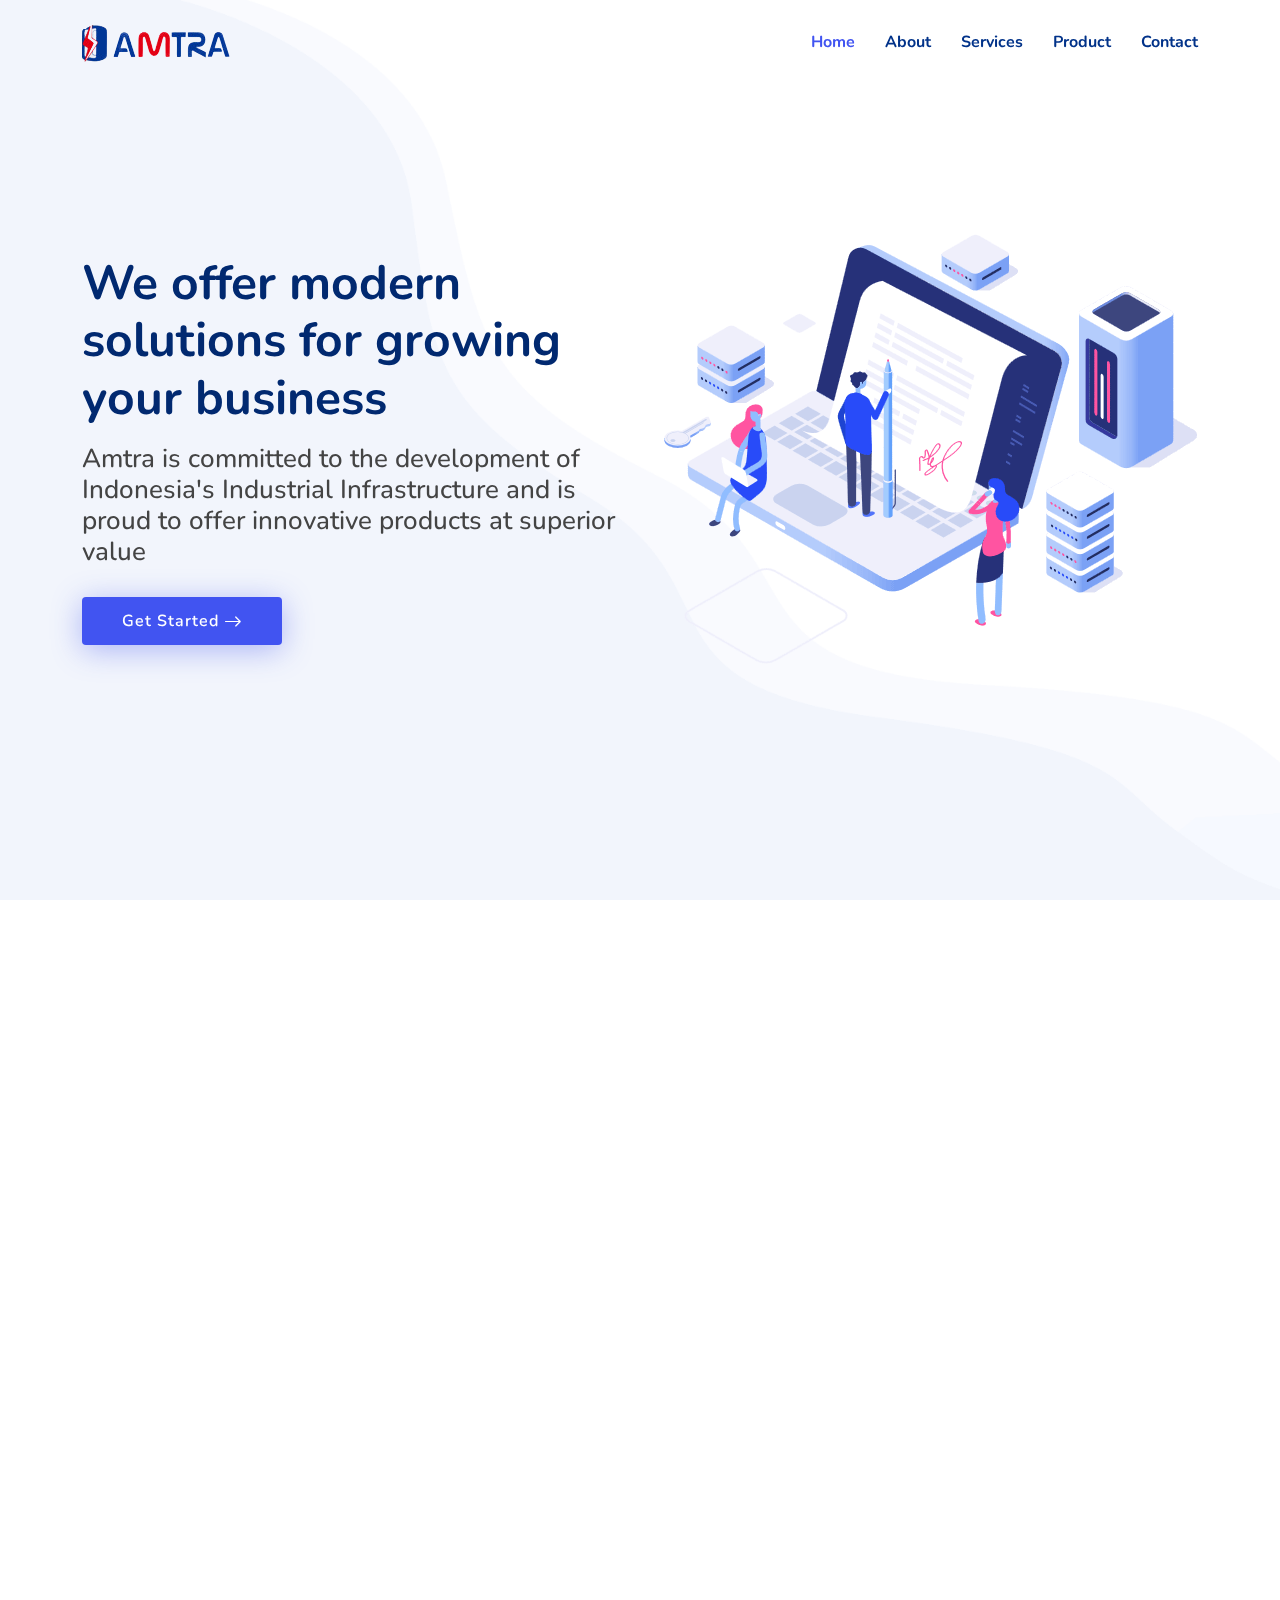
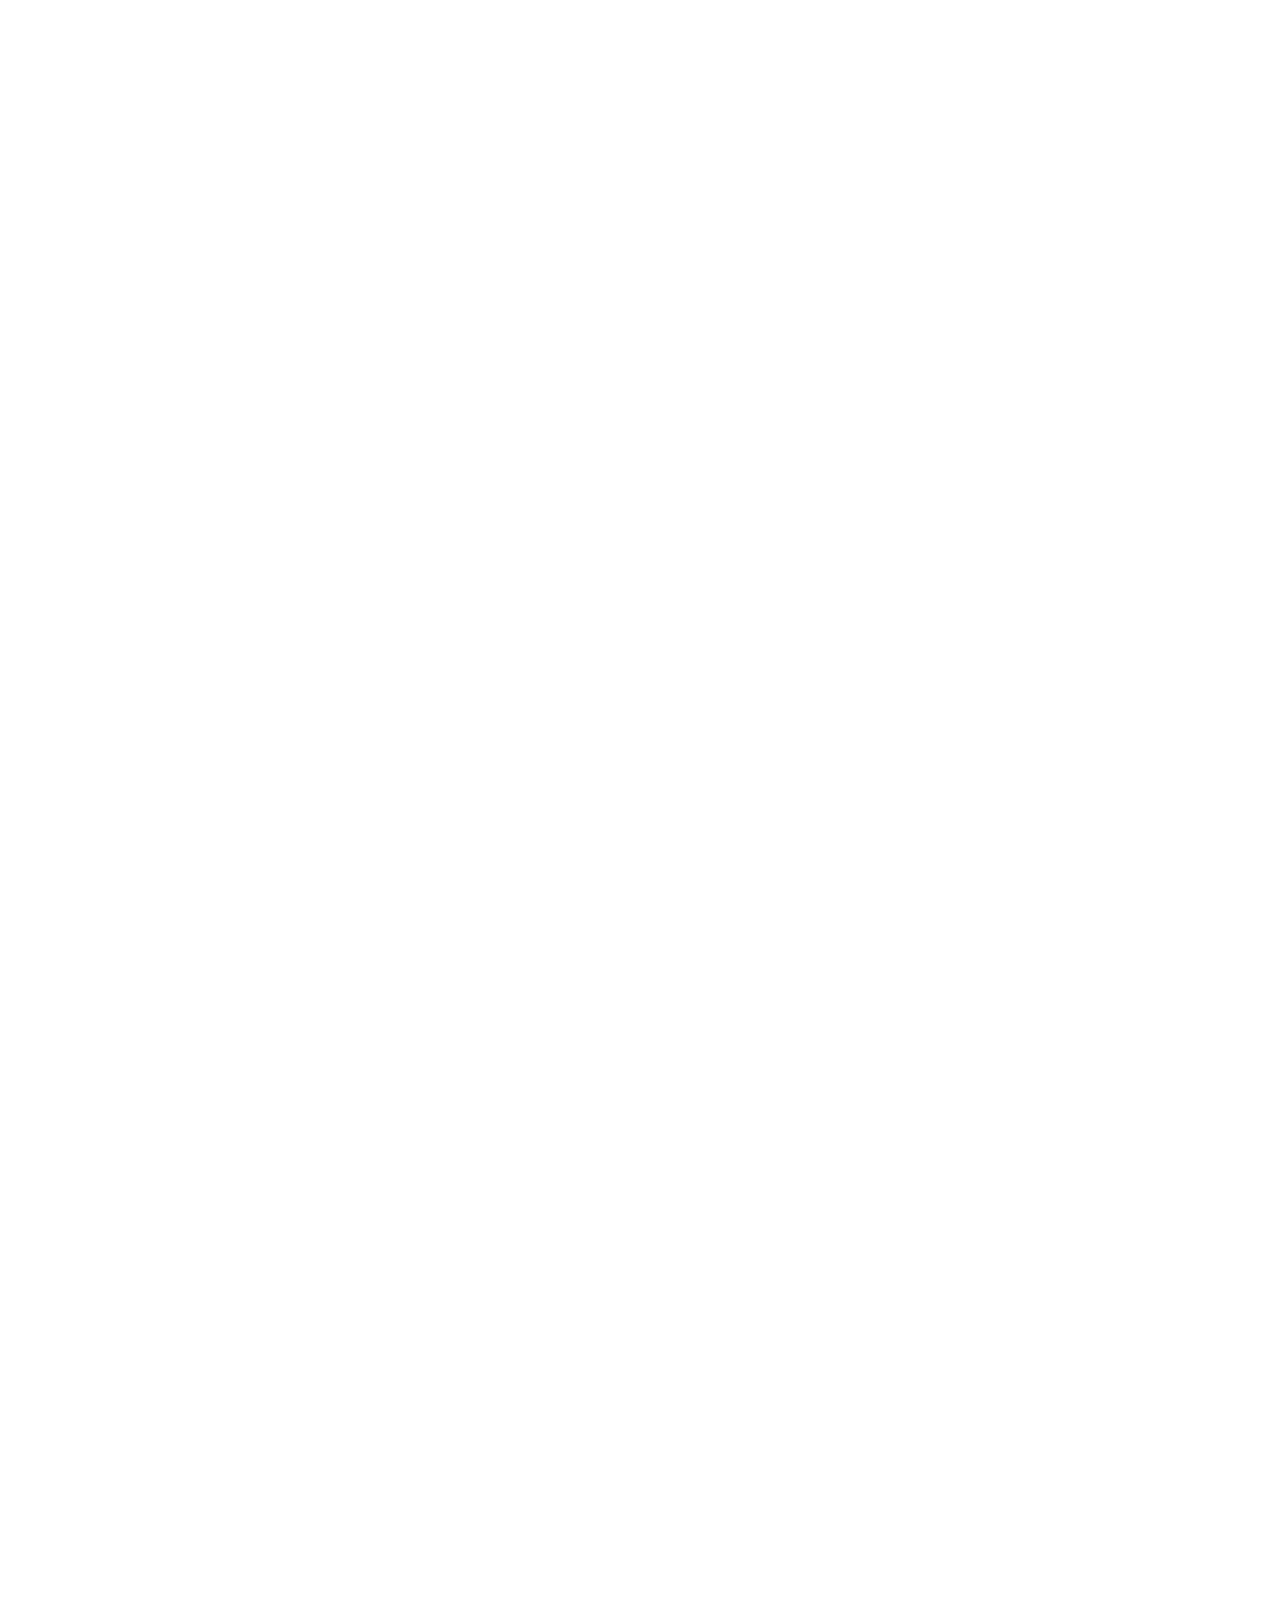
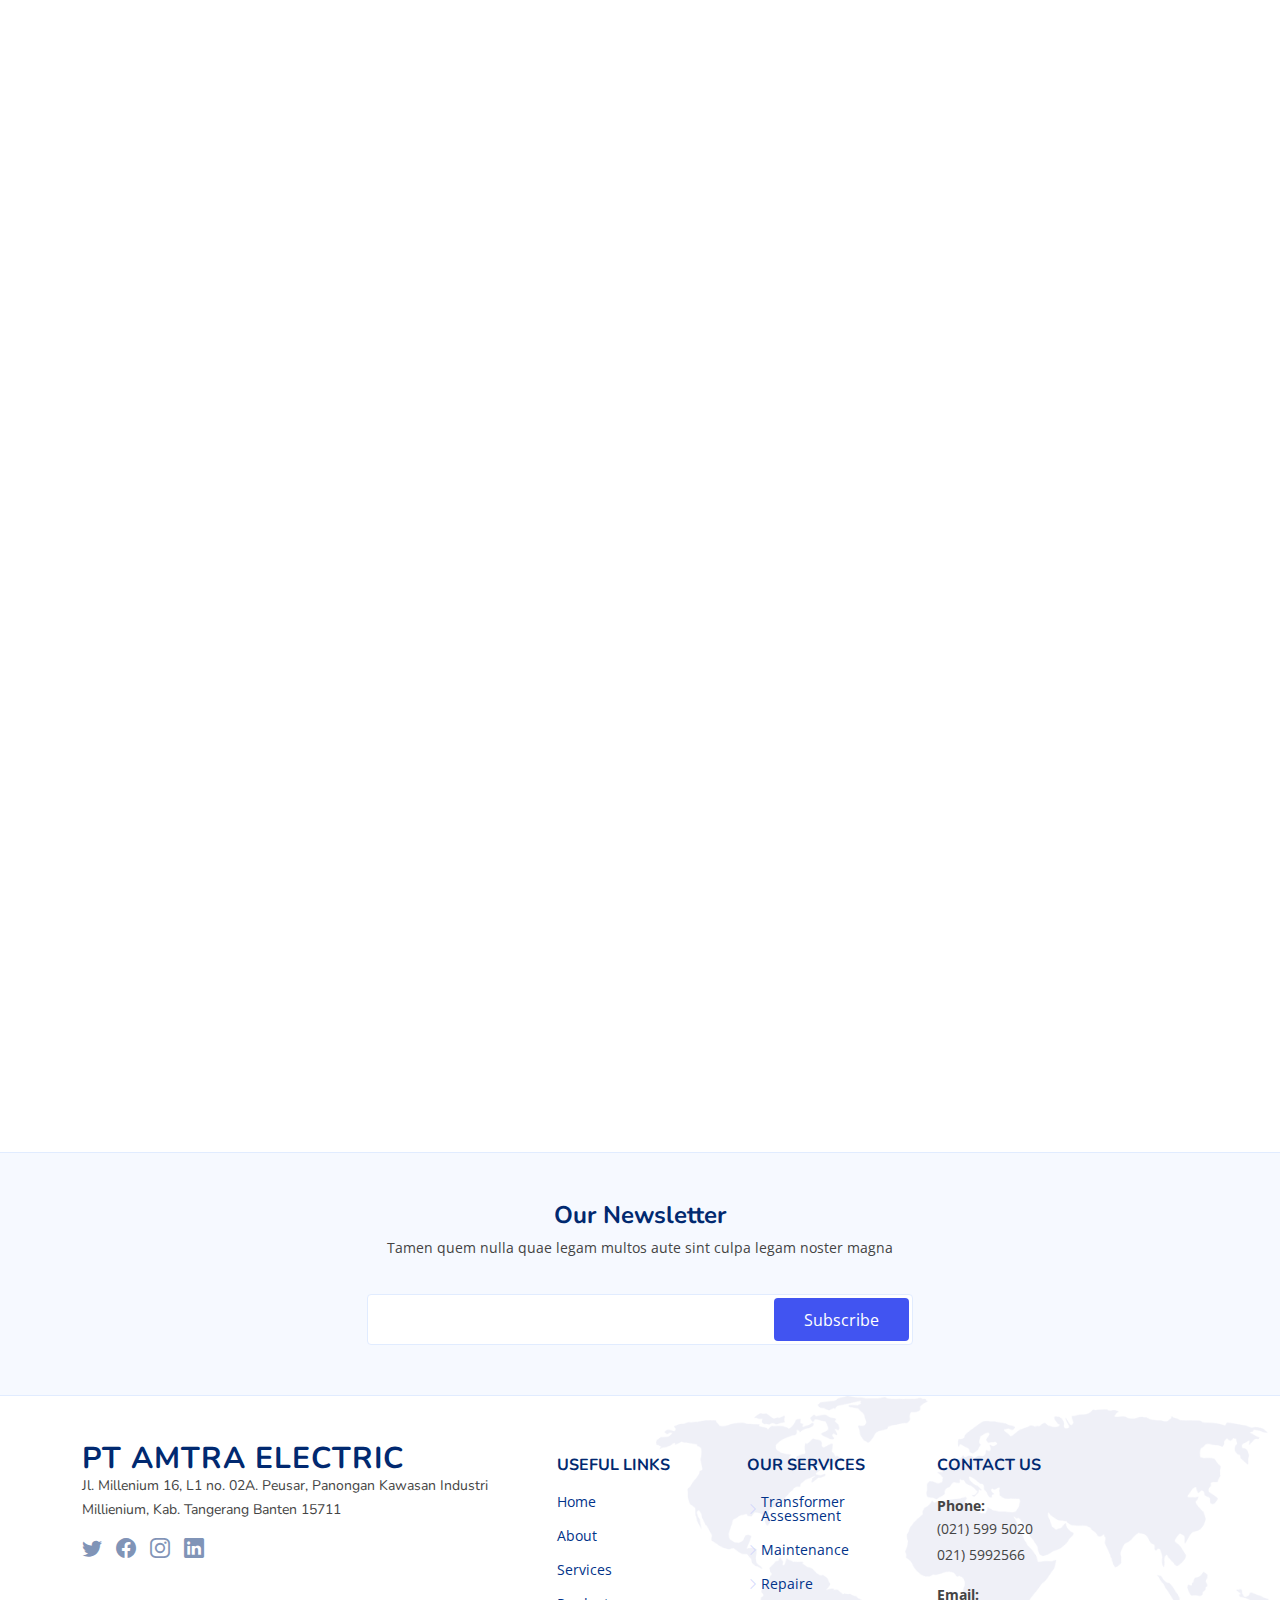
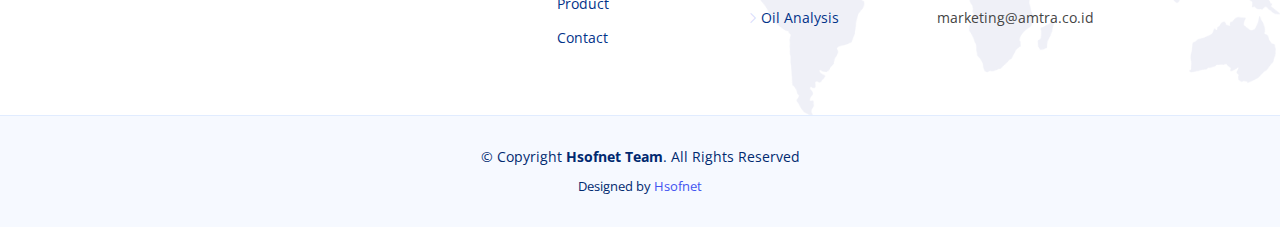
<file: index.html>
<!DOCTYPE html>
<html lang="en">

<head>
  <meta charset="utf-8">
  <meta content="width=device-width, initial-scale=1.0" name="viewport">

  <title>Amtra Electric</title>
  <meta content="" name="description">

  <meta content="" name="keywords">

  <!-- Favicons -->
  <link href="assets/img/fav.png" rel="icon">
  <link href="assets/img/apple-touch-icon.png" rel="apple-touch-icon">

  <!-- Google Fonts -->
  <link href="https://fonts.googleapis.com/css?family=Open+Sans:300,300i,400,400i,600,600i,700,700i|Nunito:300,300i,400,400i,600,600i,700,700i|Poppins:300,300i,400,400i,500,500i,600,600i,700,700i" rel="stylesheet">

  <!-- Vendor CSS Files -->
  <link href="assets/vendor/aos/aos.css" rel="stylesheet">
  <link href="assets/vendor/bootstrap/css/bootstrap.min.css" rel="stylesheet">
  <link href="assets/vendor/bootstrap-icons/bootstrap-icons.css" rel="stylesheet">
  <link href="assets/vendor/glightbox/css/glightbox.min.css" rel="stylesheet">
  <link href="assets/vendor/remixicon/remixicon.css" rel="stylesheet">
  <link href="assets/vendor/swiper/swiper-bundle.min.css" rel="stylesheet">

  <!-- Template Main CSS File -->
  <link href="assets/css/style.css" rel="stylesheet">

  <!-- =======================================================
  * Template Name: FlexStart - v1.12.0
  * Template URL: https://bootstrapmade.com/flexstart-bootstrap-startup-template/
  * Author: BootstrapMade.com
  * License: https://bootstrapmade.com/license/
  ======================================================== -->
</head>

<body>

  <!-- ======= Header ======= -->
  <header id="header" class="header fixed-top">
    <div class="container-fluid container-xl d-flex align-items-center justify-content-between">

      <a href="index.html" class="logo d-flex align-items-center">
        <img src="assets/img/lg.png" alt="">
        <!--<span>FlexStart</span> -->
      </a>

      <nav id="navbar" class="navbar">
        <ul>
          <li><a class="nav-link scrollto active" href="#hero">Home</a></li>
          <li><a class="nav-link scrollto" href="#about">About</a></li>
          <li><a class="nav-link scrollto" href="#services">Services</a></li>
          <li><a class="nav-link scrollto" href="#portfolio">Product</a></li>
          <!--<li><a class="nav-link scrollto" href="#team">Team</a></li>
          <li><a href="blog.html">Blog</a></li>
           <li class="dropdown"><a href="#"><span>Drop Down</span> <i class="bi bi-chevron-down"></i></a>
            <ul>
              <li><a href="#">Drop Down 1</a></li>
              <li class="dropdown"><a href="#"><span>Deep Drop Down</span> <i class="bi bi-chevron-right"></i></a>
                <ul>
                  <li><a href="#">Deep Drop Down 1</a></li>
                  <li><a href="#">Deep Drop Down 2</a></li>
                  <li><a href="#">Deep Drop Down 3</a></li>
                  <li><a href="#">Deep Drop Down 4</a></li>
                  <li><a href="#">Deep Drop Down 5</a></li>
                </ul>
              </li>
              <li><a href="#">Drop Down 2</a></li>
              <li><a href="#">Drop Down 3</a></li>
              <li><a href="#">Drop Down 4</a></li>
            </ul>
          </li> -->
          <li><a class="nav-link scrollto" href="#contact">Contact</a></li>
          <!--<li><a class="getstarted scrollto" href="#about">Get Started</a></li> -->
        </ul>
        <i class="bi bi-list mobile-nav-toggle"></i>
      </nav><!-- .navbar -->

    </div>
  </header><!-- End Header -->

  <!-- ======= Hero Section ======= -->
  <section id="hero" class="hero d-flex align-items-center">

    <div class="container">
      <div class="row">
        <div class="col-lg-6 d-flex flex-column justify-content-center">
          <h1 data-aos="fade-up">We offer modern solutions for growing your business</h1>
          <h2 data-aos="fade-up" data-aos-delay="400">Amtra is committed to the development of Indonesia's Industrial Infrastructure and is proud to offer innovative products at superior value</h2>
          <div data-aos="fade-up" data-aos-delay="600">
            <div class="text-center text-lg-start">
              <a href="#about" class="btn-get-started scrollto d-inline-flex align-items-center justify-content-center align-self-center">
                <span>Get Started</span>
                <i class="bi bi-arrow-right"></i>
              </a>
            </div>
          </div>
        </div>
        <div class="col-lg-6 hero-img" data-aos="zoom-out" data-aos-delay="200">
          <img src="assets/img/hero-img.png" class="img-fluid" alt="">
        </div>
      </div>
    </div>

  </section><!-- End Hero -->

  <main id="main">
    <!-- ======= About Section ======= -->
    <section id="about" class="about">

      <div class="container" data-aos="fade-up">
        <div class="row gx-0">

          <div class="col-lg-6 d-flex flex-column justify-content-center" data-aos="fade-up" data-aos-delay="200">
            <div class="content">
              <h3>Who We Are</h3>
              <h2>PT AMTRA ELECTRIC</h2>
              <p>
                PT Amtra Electric was established in 2013 as a joint venture company between Aichi Electric Co. Ltd (One of Japan’s Largest Transformer Manufacturer listed on the Nagoya Stock Exchange) and Thai Maxwell Electric Co. Ltd (One of Thailand’s Largest Distribution Transformer Manufacturer).</p>
              <div class="text-center text-lg-start">
                <a href="portfolio-details.html" class="btn-read-more d-inline-flex align-items-center justify-content-center align-self-center">
                  <span>Read More</span>
                  <i class="bi bi-arrow-right"></i>
                </a>
              </div>
            </div>
          </div>

          <div class="col-lg-6 d-flex align-items-center" data-aos="zoom-out" data-aos-delay="200">
            <img src="assets/img/who.png" class="img-fluid" alt="">
          </div>

        </div>
      </div>

    </section><!-- End About Section -->

    <!-- ======= Values Section ======= -->
    <!-- <section id="values" class="values"> -->
      <section id="services" class="services">

      <div class="container" data-aos="fade-up">

        <header class="section-header">
          <h2>Our Values</h2>
          <p>Odit est perspiciatis laborum et dicta</p>
        </header>

        <div class="row">

          <div class="col-lg-4" data-aos="fade-up" data-aos-delay="200">
            <div class="box">
              <img src="assets/img/values-1.png" class="img-fluid" alt="">
              <h3>Ad cupiditate sed est odio</h3>
              <p>Eum ad dolor et. Autem aut fugiat debitis voluptatem consequuntur sit. Et veritatis id.</p>
            </div>
          </div>

          <div class="col-lg-4 mt-4 mt-lg-0" data-aos="fade-up" data-aos-delay="400">
            <div class="box">
              <img src="assets/img/values-2.png" class="img-fluid" alt="">
              <h3>Voluptatem voluptatum alias</h3>
              <p>Repudiandae amet nihil natus in distinctio suscipit id. Doloremque ducimus ea sit non.</p>
            </div>
          </div>

          <div class="col-lg-4 mt-4 mt-lg-0" data-aos="fade-up" data-aos-delay="600">
            <div class="box">
              <img src="assets/img/values-3.png" class="img-fluid" alt="">
              <h3>Fugit cupiditate alias nobis.</h3>
              <p>Quam rem vitae est autem molestias explicabo debitis sint. Vero aliquid quidem commodi.</p>
            </div>
          </div>

        </div>

      </div>

    </section><!-- End Values Section -->

    <!-- ======= Counts Section ======= 
    <section id="counts" class="counts">
      <div class="container" data-aos="fade-up">

        <div class="row gy-4">

          <div class="col-lg-3 col-md-6">
            <div class="count-box">
              <i class="bi bi-emoji-smile"></i>
              <div>
                <span data-purecounter-start="0" data-purecounter-end="232" data-purecounter-duration="1" class="purecounter"></span>
                <p>Happy Clients</p>
              </div>
            </div>
          </div>

          <div class="col-lg-3 col-md-6">
            <div class="count-box">
              <i class="bi bi-journal-richtext" style="color: #ee6c20;"></i>
              <div>
                <span data-purecounter-start="0" data-purecounter-end="521" data-purecounter-duration="1" class="purecounter"></span>
                <p>Projects</p>
              </div>
            </div>
          </div>

          <div class="col-lg-3 col-md-6">
            <div class="count-box">
              <i class="bi bi-headset" style="color: #15be56;"></i>
              <div>
                <span data-purecounter-start="0" data-purecounter-end="1463" data-purecounter-duration="1" class="purecounter"></span>
                <p>Hours Of Support</p>
              </div>
            </div>
          </div>

          <div class="col-lg-3 col-md-6">
            <div class="count-box">
              <i class="bi bi-people" style="color: #bb0852;"></i>
              <div>
                <span data-purecounter-start="0" data-purecounter-end="15" data-purecounter-duration="1" class="purecounter"></span>
                <p>Hard Workers</p>
              </div>
            </div>
          </div>

        </div>

      </div>
    </section> End Counts Section -->

    <!-- ======= Features Section ======= 
    <section id="features" class="features">

      <div class="container" data-aos="fade-up">

        <header class="section-header">
          <h2>Features</h2>
          <p>Laboriosam et omnis fuga quis dolor direda fara</p>
        </header>

        <div class="row">

          <div class="col-lg-6">
            <img src="assets/img/features.png" class="img-fluid" alt="">
          </div>

          <div class="col-lg-6 mt-5 mt-lg-0 d-flex">
            <div class="row align-self-center gy-4">

              <div class="col-md-6" data-aos="zoom-out" data-aos-delay="200">
                <div class="feature-box d-flex align-items-center">
                  <i class="bi bi-check"></i>
                  <h3>Eos aspernatur rem</h3>
                </div>
              </div>

              <div class="col-md-6" data-aos="zoom-out" data-aos-delay="300">
                <div class="feature-box d-flex align-items-center">
                  <i class="bi bi-check"></i>
                  <h3>Facilis neque ipsa</h3>
                </div>
              </div>

              <div class="col-md-6" data-aos="zoom-out" data-aos-delay="400">
                <div class="feature-box d-flex align-items-center">
                  <i class="bi bi-check"></i>
                  <h3>Volup amet voluptas</h3>
                </div>
              </div>

              <div class="col-md-6" data-aos="zoom-out" data-aos-delay="500">
                <div class="feature-box d-flex align-items-center">
                  <i class="bi bi-check"></i>
                  <h3>Rerum omnis sint</h3>
                </div>
              </div>

              <div class="col-md-6" data-aos="zoom-out" data-aos-delay="600">
                <div class="feature-box d-flex align-items-center">
                  <i class="bi bi-check"></i>
                  <h3>Alias possimus</h3>
                </div>
              </div>

              <div class="col-md-6" data-aos="zoom-out" data-aos-delay="700">
                <div class="feature-box d-flex align-items-center">
                  <i class="bi bi-check"></i>
                  <h3>Repellendus mollitia</h3>
                </div>
              </div>

            </div>
          </div>

        </div>  / row -->

        <!-- Feature Tabs 
        <div class="row feture-tabs" data-aos="fade-up">
          <div class="col-lg-6">
            <h3>Neque officiis dolore maiores et exercitationem quae est seda lidera pat claero</h3>

             Tabs 
            <ul class="nav nav-pills mb-3">
              <li>
                <a class="nav-link active" data-bs-toggle="pill" href="#tab1">Saepe fuga</a>
              </li>
              <li>
                <a class="nav-link" data-bs-toggle="pill" href="#tab2">Voluptates</a>
              </li>
              <li>
                <a class="nav-link" data-bs-toggle="pill" href="#tab3">Corrupti</a>
              </li>
            </ul> End Tabs -->

            <!-- Tab Content -
            <div class="tab-content">

              <div class="tab-pane fade show active" id="tab1">
                <p>Consequuntur inventore voluptates consequatur aut vel et. Eos doloribus expedita. Sapiente atque consequatur minima nihil quae aspernatur quo suscipit voluptatem.</p>
                <div class="d-flex align-items-center mb-2">
                  <i class="bi bi-check2"></i>
                  <h4>Repudiandae rerum velit modi et officia quasi facilis</h4>
                </div>
                <p>Laborum omnis voluptates voluptas qui sit aliquam blanditiis. Sapiente minima commodi dolorum non eveniet magni quaerat nemo et.</p>
                <div class="d-flex align-items-center mb-2">
                  <i class="bi bi-check2"></i>
                  <h4>Incidunt non veritatis illum ea ut nisi</h4>
                </div>
                <p>Non quod totam minus repellendus autem sint velit. Rerum debitis facere soluta tenetur. Iure molestiae assumenda sunt qui inventore eligendi voluptates nisi at. Dolorem quo tempora. Quia et perferendis.</p>
              </div> End Tab 1 Content 

              <div class="tab-pane fade show" id="tab2">
                <p>Consequuntur inventore voluptates consequatur aut vel et. Eos doloribus expedita. Sapiente atque consequatur minima nihil quae aspernatur quo suscipit voluptatem.</p>
                <div class="d-flex align-items-center mb-2">
                  <i class="bi bi-check2"></i>
                  <h4>Repudiandae rerum velit modi et officia quasi facilis</h4>
                </div>
                <p>Laborum omnis voluptates voluptas qui sit aliquam blanditiis. Sapiente minima commodi dolorum non eveniet magni quaerat nemo et.</p>
                <div class="d-flex align-items-center mb-2">
                  <i class="bi bi-check2"></i>
                  <h4>Incidunt non veritatis illum ea ut nisi</h4>
                </div>
                <p>Non quod totam minus repellendus autem sint velit. Rerum debitis facere soluta tenetur. Iure molestiae assumenda sunt qui inventore eligendi voluptates nisi at. Dolorem quo tempora. Quia et perferendis.</p>
              </div> End Tab 2 Content 

              <div class="tab-pane fade show" id="tab3">
                <p>Consequuntur inventore voluptates consequatur aut vel et. Eos doloribus expedita. Sapiente atque consequatur minima nihil quae aspernatur quo suscipit voluptatem.</p>
                <div class="d-flex align-items-center mb-2">
                  <i class="bi bi-check2"></i>
                  <h4>Repudiandae rerum velit modi et officia quasi facilis</h4>
                </div>
                <p>Laborum omnis voluptates voluptas qui sit aliquam blanditiis. Sapiente minima commodi dolorum non eveniet magni quaerat nemo et.</p>
                <div class="d-flex align-items-center mb-2">
                  <i class="bi bi-check2"></i>
                  <h4>Incidunt non veritatis illum ea ut nisi</h4>
                </div>
                <p>Non quod totam minus repellendus autem sint velit. Rerum debitis facere soluta tenetur. Iure molestiae assumenda sunt qui inventore eligendi voluptates nisi at. Dolorem quo tempora. Quia et perferendis.</p>
              </div> End Tab 3 Content 

            </div>

          </div>

          <div class="col-lg-6">
            <img src="assets/img/features-2.png" class="img-fluid" alt="">
          </div>

        </div>< End Feature Tabs 

         Feature Icons 
        <div class="row feature-icons" data-aos="fade-up">
          <h3>Ratione mollitia eos ab laudantium rerum beatae quo</h3>

          <div class="row">

            <div class="col-xl-4 text-center" data-aos="fade-right" data-aos-delay="100">
              <img src="assets/img/features-3.png" class="img-fluid p-4" alt="">
            </div>

            <div class="col-xl-8 d-flex content">
              <div class="row align-self-center gy-4">

                <div class="col-md-6 icon-box" data-aos="fade-up">
                  <i class="ri-line-chart-line"></i>
                  <div>
                    <h4>Corporis voluptates sit</h4>
                    <p>Consequuntur sunt aut quasi enim aliquam quae harum pariatur laboris nisi ut aliquip</p>
                  </div>
                </div>

                <div class="col-md-6 icon-box" data-aos="fade-up" data-aos-delay="100">
                  <i class="ri-stack-line"></i>
                  <div>
                    <h4>Ullamco laboris nisi</h4>
                    <p>Excepteur sint occaecat cupidatat non proident, sunt in culpa qui officia deserunt</p>
                  </div>
                </div>

                <div class="col-md-6 icon-box" data-aos="fade-up" data-aos-delay="200">
                  <i class="ri-brush-4-line"></i>
                  <div>
                    <h4>Labore consequatur</h4>
                    <p>Aut suscipit aut cum nemo deleniti aut omnis. Doloribus ut maiores omnis facere</p>
                  </div>
                </div>

                <div class="col-md-6 icon-box" data-aos="fade-up" data-aos-delay="300">
                  <i class="ri-magic-line"></i>
                  <div>
                    <h4>Beatae veritatis</h4>
                    <p>Expedita veritatis consequuntur nihil tempore laudantium vitae denat pacta</p>
                  </div>
                </div>

                <div class="col-md-6 icon-box" data-aos="fade-up" data-aos-delay="400">
                  <i class="ri-command-line"></i>
                  <div>
                    <h4>Molestiae dolor</h4>
                    <p>Et fuga et deserunt et enim. Dolorem architecto ratione tensa raptor marte</p>
                  </div>
                </div>

                <div class="col-md-6 icon-box" data-aos="fade-up" data-aos-delay="500">
                  <i class="ri-radar-line"></i>
                  <div>
                    <h4>Explicabo consectetur</h4>
                    <p>Est autem dicta beatae suscipit. Sint veritatis et sit quasi ab aut inventore</p>
                  </div>
                </div>

              </div>
            </div>

          </div>

        </div> End Feature Icons 

      </div>

    </section>End Features Section 

     ======= Services Section ======= 
    <section id="services" class="services">

      <div class="container" data-aos="fade-up">

        <header class="section-header">
          <h2>Services</h2>
          <p>Veritatis et dolores facere numquam et praesentium</p>
        </header>

        <div class="row gy-4">

          <div class="col-lg-4 col-md-6" data-aos="fade-up" data-aos-delay="200">
            <div class="service-box blue">
              <i class="ri-discuss-line icon"></i>
              <h3>Nesciunt Mete</h3>
              <p>Provident nihil minus qui consequatur non omnis maiores. Eos accusantium minus dolores iure perferendis tempore et consequatur.</p>
              <a href="#" class="read-more"><span>Read More</span> <i class="bi bi-arrow-right"></i></a>
            </div>
          </div>

          <div class="col-lg-4 col-md-6" data-aos="fade-up" data-aos-delay="300">
            <div class="service-box orange">
              <i class="ri-discuss-line icon"></i>
              <h3>Eosle Commodi</h3>
              <p>Ut autem aut autem non a. Sint sint sit facilis nam iusto sint. Libero corrupti neque eum hic non ut nesciunt dolorem.</p>
              <a href="#" class="read-more"><span>Read More</span> <i class="bi bi-arrow-right"></i></a>
            </div>
          </div>

          <div class="col-lg-4 col-md-6" data-aos="fade-up" data-aos-delay="400">
            <div class="service-box green">
              <i class="ri-discuss-line icon"></i>
              <h3>Ledo Markt</h3>
              <p>Ut excepturi voluptatem nisi sed. Quidem fuga consequatur. Minus ea aut. Vel qui id voluptas adipisci eos earum corrupti.</p>
              <a href="#" class="read-more"><span>Read More</span> <i class="bi bi-arrow-right"></i></a>
            </div>
          </div>

          <div class="col-lg-4 col-md-6" data-aos="fade-up" data-aos-delay="500">
            <div class="service-box red">
              <i class="ri-discuss-line icon"></i>
              <h3>Asperiores Commodi</h3>
              <p>Non et temporibus minus omnis sed dolor esse consequatur. Cupiditate sed error ea fuga sit provident adipisci neque.</p>
              <a href="#" class="read-more"><span>Read More</span> <i class="bi bi-arrow-right"></i></a>
            </div>
          </div>

          <div class="col-lg-4 col-md-6" data-aos="fade-up" data-aos-delay="600">
            <div class="service-box purple">
              <i class="ri-discuss-line icon"></i>
              <h3>Velit Doloremque.</h3>
              <p>Cumque et suscipit saepe. Est maiores autem enim facilis ut aut ipsam corporis aut. Sed animi at autem alias eius labore.</p>
              <a href="#" class="read-more"><span>Read More</span> <i class="bi bi-arrow-right"></i></a>
            </div>
          </div>

          <div class="col-lg-4 col-md-6" data-aos="fade-up" data-aos-delay="700">
            <div class="service-box pink">
              <i class="ri-discuss-line icon"></i>
              <h3>Dolori Architecto</h3>
              <p>Hic molestias ea quibusdam eos. Fugiat enim doloremque aut neque non et debitis iure. Corrupti recusandae ducimus enim.</p>
              <a href="#" class="read-more"><span>Read More</span> <i class="bi bi-arrow-right"></i></a>
            </div>
          </div>

        </div>

      </div>

    </section> End Services Section 

     ======= Pricing Section ======= 
    <section id="pricing" class="pricing">

      <div class="container" data-aos="fade-up">

        <header class="section-header">
          <h2>Pricing</h2>
          <p>Check our Pricing</p>
        </header>

        <div class="row gy-4" data-aos="fade-left">

          <div class="col-lg-3 col-md-6" data-aos="zoom-in" data-aos-delay="100">
            <div class="box">
              <h3 style="color: #07d5c0;">Free Plan</h3>
              <div class="price"><sup>$</sup>0<span> / mo</span></div>
              <img src="assets/img/pricing-free.png" class="img-fluid" alt="">
              <ul>
                <li>Aida dere</li>
                <li>Nec feugiat nisl</li>
                <li>Nulla at volutpat dola</li>
                <li class="na">Pharetra massa</li>
                <li class="na">Massa ultricies mi</li>
              </ul>
              <a href="#" class="btn-buy">Buy Now</a>
            </div>
          </div>

          <div class="col-lg-3 col-md-6" data-aos="zoom-in" data-aos-delay="200">
            <div class="box">
              <span class="featured">Featured</span>
              <h3 style="color: #65c600;">Starter Plan</h3>
              <div class="price"><sup>$</sup>19<span> / mo</span></div>
              <img src="assets/img/pricing-starter.png" class="img-fluid" alt="">
              <ul>
                <li>Aida dere</li>
                <li>Nec feugiat nisl</li>
                <li>Nulla at volutpat dola</li>
                <li>Pharetra massa</li>
                <li class="na">Massa ultricies mi</li>
              </ul>
              <a href="#" class="btn-buy">Buy Now</a>
            </div>
          </div>

          <div class="col-lg-3 col-md-6" data-aos="zoom-in" data-aos-delay="300">
            <div class="box">
              <h3 style="color: #ff901c;">Business Plan</h3>
              <div class="price"><sup>$</sup>29<span> / mo</span></div>
              <img src="assets/img/pricing-business.png" class="img-fluid" alt="">
              <ul>
                <li>Aida dere</li>
                <li>Nec feugiat nisl</li>
                <li>Nulla at volutpat dola</li>
                <li>Pharetra massa</li>
                <li>Massa ultricies mi</li>
              </ul>
              <a href="#" class="btn-buy">Buy Now</a>
            </div>
          </div>

          <div class="col-lg-3 col-md-6" data-aos="zoom-in" data-aos-delay="400">
            <div class="box">
              <h3 style="color: #ff0071;">Ultimate Plan</h3>
              <div class="price"><sup>$</sup>49<span> / mo</span></div>
              <img src="assets/img/pricing-ultimate.png" class="img-fluid" alt="">
              <ul>
                <li>Aida dere</li>
                <li>Nec feugiat nisl</li>
                <li>Nulla at volutpat dola</li>
                <li>Pharetra massa</li>
                <li>Massa ultricies mi</li>
              </ul>
              <a href="#" class="btn-buy">Buy Now</a>
            </div>
          </div>

        </div>

      </div>

    </section> End Pricing Section 

     ======= F.A.Q Section ======= 
    <section id="faq" class="faq">

      <div class="container" data-aos="fade-up">

        <header class="section-header">
          <h2>F.A.Q</h2>
          <p>Frequently Asked Questions</p>
        </header>

        <div class="row">
          <div class="col-lg-6">
             F.A.Q List 1
            <div class="accordion accordion-flush" id="faqlist1">
              <div class="accordion-item">
                <h2 class="accordion-header">
                  <button class="accordion-button collapsed" type="button" data-bs-toggle="collapse" data-bs-target="#faq-content-1">
                    Non consectetur a erat nam at lectus urna duis?
                  </button>
                </h2>
                <div id="faq-content-1" class="accordion-collapse collapse" data-bs-parent="#faqlist1">
                  <div class="accordion-body">
                    Feugiat pretium nibh ipsum consequat. Tempus iaculis urna id volutpat lacus laoreet non curabitur gravida. Venenatis lectus magna fringilla urna porttitor rhoncus dolor purus non.
                  </div>
                </div>
              </div>

              <div class="accordion-item">
                <h2 class="accordion-header">
                  <button class="accordion-button collapsed" type="button" data-bs-toggle="collapse" data-bs-target="#faq-content-2">
                    Feugiat scelerisque varius morbi enim nunc faucibus a pellentesque?
                  </button>
                </h2>
                <div id="faq-content-2" class="accordion-collapse collapse" data-bs-parent="#faqlist1">
                  <div class="accordion-body">
                    Dolor sit amet consectetur adipiscing elit pellentesque habitant morbi. Id interdum velit laoreet id donec ultrices. Fringilla phasellus faucibus scelerisque eleifend donec pretium. Est pellentesque elit ullamcorper dignissim. Mauris ultrices eros in cursus turpis massa tincidunt dui.
                  </div>
                </div>
              </div>

              <div class="accordion-item">
                <h2 class="accordion-header">
                  <button class="accordion-button collapsed" type="button" data-bs-toggle="collapse" data-bs-target="#faq-content-3">
                    Dolor sit amet consectetur adipiscing elit pellentesque habitant morbi?
                  </button>
                </h2>
                <div id="faq-content-3" class="accordion-collapse collapse" data-bs-parent="#faqlist1">
                  <div class="accordion-body">
                    Eleifend mi in nulla posuere sollicitudin aliquam ultrices sagittis orci. Faucibus pulvinar elementum integer enim. Sem nulla pharetra diam sit amet nisl suscipit. Rutrum tellus pellentesque eu tincidunt. Lectus urna duis convallis convallis tellus. Urna molestie at elementum eu facilisis sed odio morbi quis
                  </div>
                </div>
              </div>

            </div>
          </div>

          <div class="col-lg-6">

             F.A.Q List 2
            <div class="accordion accordion-flush" id="faqlist2">

              <div class="accordion-item">
                <h2 class="accordion-header">
                  <button class="accordion-button collapsed" type="button" data-bs-toggle="collapse" data-bs-target="#faq2-content-1">
                    Ac odio tempor orci dapibus. Aliquam eleifend mi in nulla?
                  </button>
                </h2>
                <div id="faq2-content-1" class="accordion-collapse collapse" data-bs-parent="#faqlist2">
                  <div class="accordion-body">
                    Dolor sit amet consectetur adipiscing elit pellentesque habitant morbi. Id interdum velit laoreet id donec ultrices. Fringilla phasellus faucibus scelerisque eleifend donec pretium. Est pellentesque elit ullamcorper dignissim. Mauris ultrices eros in cursus turpis massa tincidunt dui.
                  </div>
                </div>
              </div>

              <div class="accordion-item">
                <h2 class="accordion-header">
                  <button class="accordion-button collapsed" type="button" data-bs-toggle="collapse" data-bs-target="#faq2-content-2">
                    Tempus quam pellentesque nec nam aliquam sem et tortor consequat?
                  </button>
                </h2>
                <div id="faq2-content-2" class="accordion-collapse collapse" data-bs-parent="#faqlist2">
                  <div class="accordion-body">
                    Molestie a iaculis at erat pellentesque adipiscing commodo. Dignissim suspendisse in est ante in. Nunc vel risus commodo viverra maecenas accumsan. Sit amet nisl suscipit adipiscing bibendum est. Purus gravida quis blandit turpis cursus in
                  </div>
                </div>
              </div>

              <div class="accordion-item">
                <h2 class="accordion-header">
                  <button class="accordion-button collapsed" type="button" data-bs-toggle="collapse" data-bs-target="#faq2-content-3">
                    Varius vel pharetra vel turpis nunc eget lorem dolor?
                  </button>
                </h2>
                <div id="faq2-content-3" class="accordion-collapse collapse" data-bs-parent="#faqlist2">
                  <div class="accordion-body">
                    Laoreet sit amet cursus sit amet dictum sit amet justo. Mauris vitae ultricies leo integer malesuada nunc vel. Tincidunt eget nullam non nisi est sit amet. Turpis nunc eget lorem dolor sed. Ut venenatis tellus in metus vulputate eu scelerisque. Pellentesque diam volutpat commodo sed egestas egestas fringilla phasellus faucibus. Nibh tellus molestie nunc non blandit massa enim nec.
                  </div>
                </div>
              </div>

            </div>
          </div>

        </div>

      </div>

    </section> End F.A.Q Section -->

    <!-- ======= Portfolio Section ======= -->
    <section id="portfolio" class="portfolio">

      <div class="container" data-aos="fade-up">

        <header class="section-header">
          <h2>Product</h2>
          <p>Check product details here</p>
        </header>

        <!--<div class="row" data-aos="fade-up" data-aos-delay="100">
          <div class="col-lg-12 d-flex justify-content-center">
            <ul id="portfolio-flters">
              <li data-filter="*" class="filter-active">All</li>
              <li data-filter=".filter-app">App</li>
              <li data-filter=".filter-card">Card</li>
              <li data-filter=".filter-web">Web</li>
            </ul>
          </div>
        </div> -->

        <div class="row gy-4 portfolio-container" data-aos="fade-up" data-aos-delay="200">

          <div class="col-lg-4 col-md-6 portfolio-item filter-app">
            <div class="portfolio-wrap">
              <img src="assets/img/portfolio/product1.jpeg" class="img-fluid" alt="">
              <div class="portfolio-info">
                <h4>Pro 1</h4>
                <p>Oil</p>
                <div class="portfolio-links">
                  <a href="assets/img/portfolio/product2.jpeg" data-gallery="portfolioGallery" class="portfokio-lightbox" title="3D Oil Immersed Sealed Transformer"><i class="bi bi-plus"></i></a>
                  <a href="#" title="More Details"><i class="bi bi-link"></i></a>
                </div>
              </div>
            </div>
          </div>

          <div class="col-lg-4 col-md-6 portfolio-item filter-web">
            <div class="portfolio-wrap">
              <img src="assets/img/portfolio/product2.jpeg" class="img-fluid" alt="">
              <div class="portfolio-info">
                <h4>Pro 2</h4>
                <p>pro2</p>
                <div class="portfolio-links">
                  <a href="assets/img/portfolio/product2.jpeg" data-gallery="portfolioGallery" class="portfokio-lightbox" title="3D Oil Immersed Sealed Transformer"><i class="bi bi-plus"></i></a>
                  <a href="#" title="More Details"><i class="bi bi-link"></i></a>
                </div>
              </div>
            </div>
          </div>

          <div class="col-lg-4 col-md-6 portfolio-item filter-app">
            <div class="portfolio-wrap">
              <img src="assets/img/portfolio/product3.jpeg" class="img-fluid" alt="">
              <div class="portfolio-info">
                <h4>Pro 3</h4>
                <p>pro3</p>
                <div class="portfolio-links">
                  <a href="assets/img/portfolio/product3.jpeg" data-gallery="portfolioGallery" class="portfokio-lightbox" title="App 2"><i class="bi bi-plus"></i></a>
                  <a href="#" title="More Details"><i class="bi bi-link"></i></a>
                </div>
              </div>
            </div>
          </div>

          <!--<div class="col-lg-4 col-md-6 portfolio-item filter-card">
            <div class="portfolio-wrap">
              <img src="assets/img/portfolio/portfolio-4.jpg" class="img-fluid" alt="">
              <div class="portfolio-info">
                <h4>Card 2</h4>
                <p>Card</p>
                <div class="portfolio-links">
                  <a href="assets/img/portfolio/portfolio-4.jpg" data-gallery="portfolioGallery" class="portfokio-lightbox" title="Card 2"><i class="bi bi-plus"></i></a>
                  <a href="portfolio-details.html" title="More Details"><i class="bi bi-link"></i></a>
                </div>
              </div>
            </div>
          </div>

          <div class="col-lg-4 col-md-6 portfolio-item filter-web">
            <div class="portfolio-wrap">
              <img src="assets/img/portfolio/portfolio-5.jpg" class="img-fluid" alt="">
              <div class="portfolio-info">
                <h4>Web 2</h4>
                <p>Web</p>
                <div class="portfolio-links">
                  <a href="assets/img/portfolio/portfolio-5.jpg" data-gallery="portfolioGallery" class="portfokio-lightbox" title="Web 2"><i class="bi bi-plus"></i></a>
                  <a href="portfolio-details.html" title="More Details"><i class="bi bi-link"></i></a>
                </div>
              </div>
            </div>
          </div>

          <div class="col-lg-4 col-md-6 portfolio-item filter-app">
            <div class="portfolio-wrap">
              <img src="assets/img/portfolio/portfolio-6.jpg" class="img-fluid" alt="">
              <div class="portfolio-info">
                <h4>App 3</h4>
                <p>App</p>
                <div class="portfolio-links">
                  <a href="assets/img/portfolio/portfolio-6.jpg" data-gallery="portfolioGallery" class="portfokio-lightbox" title="App 3"><i class="bi bi-plus"></i></a>
                  <a href="portfolio-details.html" title="More Details"><i class="bi bi-link"></i></a>
                </div>
              </div>
            </div>
          </div> -->

        </div>

      </div>

    </section><!-- End Portfolio Section -->

    <!-- ======= Testimonials Section ======= 
    <section id="testimonials" class="testimonials">

      <div class="container" data-aos="fade-up">

        <header class="section-header">
          <h2>Testimonials</h2>
          <p>What they are saying about us</p>
        </header>

        <div class="testimonials-slider swiper" data-aos="fade-up" data-aos-delay="200">
          <div class="swiper-wrapper">

            <div class="swiper-slide">
              <div class="testimonial-item">
                <div class="stars">
                  <i class="bi bi-star-fill"></i><i class="bi bi-star-fill"></i><i class="bi bi-star-fill"></i><i class="bi bi-star-fill"></i><i class="bi bi-star-fill"></i>
                </div>
                <p>
                  Proin iaculis purus consequat sem cure digni ssim donec porttitora entum suscipit rhoncus. Accusantium quam, ultricies eget id, aliquam eget nibh et. Maecen aliquam, risus at semper.
                </p>
                <div class="profile mt-auto">
                  <img src="assets/img/testimonials/testimonials-1.jpg" class="testimonial-img" alt="">
                  <h3>Saul Goodman</h3>
                  <h4>Ceo &amp; Founder</h4>
                </div>
              </div>
            </div> End testimonial item 

            <div class="swiper-slide">
              <div class="testimonial-item">
                <div class="stars">
                  <i class="bi bi-star-fill"></i><i class="bi bi-star-fill"></i><i class="bi bi-star-fill"></i><i class="bi bi-star-fill"></i><i class="bi bi-star-fill"></i>
                </div>
                <p>
                  Export tempor illum tamen malis malis eram quae irure esse labore quem cillum quid cillum eram malis quorum velit fore eram velit sunt aliqua noster fugiat irure amet legam anim culpa.
                </p>
                <div class="profile mt-auto">
                  <img src="assets/img/testimonials/testimonials-2.jpg" class="testimonial-img" alt="">
                  <h3>Sara Wilsson</h3>
                  <h4>Designer</h4>
                </div>
              </div>
            </div> End testimonial item 

            <div class="swiper-slide">
              <div class="testimonial-item">
                <div class="stars">
                  <i class="bi bi-star-fill"></i><i class="bi bi-star-fill"></i><i class="bi bi-star-fill"></i><i class="bi bi-star-fill"></i><i class="bi bi-star-fill"></i>
                </div>
                <p>
                  Enim nisi quem export duis labore cillum quae magna enim sint quorum nulla quem veniam duis minim tempor labore quem eram duis noster aute amet eram fore quis sint minim.
                </p>
                <div class="profile mt-auto">
                  <img src="assets/img/testimonials/testimonials-3.jpg" class="testimonial-img" alt="">
                  <h3>Jena Karlis</h3>
                  <h4>Store Owner</h4>
                </div>
              </div>
            </div> End testimonial item 

            <div class="swiper-slide">
              <div class="testimonial-item">
                <div class="stars">
                  <i class="bi bi-star-fill"></i><i class="bi bi-star-fill"></i><i class="bi bi-star-fill"></i><i class="bi bi-star-fill"></i><i class="bi bi-star-fill"></i>
                </div>
                <p>
                  Fugiat enim eram quae cillum dolore dolor amet nulla culpa multos export minim fugiat minim velit minim dolor enim duis veniam ipsum anim magna sunt elit fore quem dolore labore illum veniam.
                </p>
                <div class="profile mt-auto">
                  <img src="assets/img/testimonials/testimonials-4.jpg" class="testimonial-img" alt="">
                  <h3>Matt Brandon</h3>
                  <h4>Freelancer</h4>
                </div>
              </div>
            </div> End testimonial item 

            <div class="swiper-slide">
              <div class="testimonial-item">
                <div class="stars">
                  <i class="bi bi-star-fill"></i><i class="bi bi-star-fill"></i><i class="bi bi-star-fill"></i><i class="bi bi-star-fill"></i><i class="bi bi-star-fill"></i>
                </div>
                <p>
                  Quis quorum aliqua sint quem legam fore sunt eram irure aliqua veniam tempor noster veniam enim culpa labore duis sunt culpa nulla illum cillum fugiat legam esse veniam culpa fore nisi cillum quid.
                </p>
                <div class="profile mt-auto">
                  <img src="assets/img/testimonials/testimonials-5.jpg" class="testimonial-img" alt="">
                  <h3>John Larson</h3>
                  <h4>Entrepreneur</h4>
                </div>
              </div>
            </div> End testimonial item 

          </div>
          <div class="swiper-pagination"></div>
        </div>

      </div>

    </section> End Testimonials Section -->

    <!-- ======= Team Section =======
    <section id="team" class="team">

      <div class="container" data-aos="fade-up">

        <header class="section-header">
          <h2>Team</h2>
          <p>Our hard working team</p>
        </header>

        <div class="row gy-4">

          <div class="col-lg-3 col-md-6 d-flex align-items-stretch" data-aos="fade-up" data-aos-delay="100">
            <div class="member">
              <div class="member-img">
                <img src="assets/img/team/team-1.jpg" class="img-fluid" alt="">
                <div class="social">
                  <a href=""><i class="bi bi-twitter"></i></a>
                  <a href=""><i class="bi bi-facebook"></i></a>
                  <a href=""><i class="bi bi-instagram"></i></a>
                  <a href=""><i class="bi bi-linkedin"></i></a>
                </div>
              </div>
              <div class="member-info">
                <h4>Walter White</h4>
                <span>Chief Executive Officer</span>
                <p>Velit aut quia fugit et et. Dolorum ea voluptate vel tempore tenetur ipsa quae aut. Ipsum exercitationem iure minima enim corporis et voluptate.</p>
              </div>
            </div>
          </div>

          <div class="col-lg-3 col-md-6 d-flex align-items-stretch" data-aos="fade-up" data-aos-delay="200">
            <div class="member">
              <div class="member-img">
                <img src="assets/img/team/team-2.jpg" class="img-fluid" alt="">
                <div class="social">
                  <a href=""><i class="bi bi-twitter"></i></a>
                  <a href=""><i class="bi bi-facebook"></i></a>
                  <a href=""><i class="bi bi-instagram"></i></a>
                  <a href=""><i class="bi bi-linkedin"></i></a>
                </div>
              </div>
              <div class="member-info">
                <h4>Sarah Jhonson</h4>
                <span>Product Manager</span>
                <p>Quo esse repellendus quia id. Est eum et accusantium pariatur fugit nihil minima suscipit corporis. Voluptate sed quas reiciendis animi neque sapiente.</p>
              </div>
            </div>
          </div>

          <div class="col-lg-3 col-md-6 d-flex align-items-stretch" data-aos="fade-up" data-aos-delay="300">
            <div class="member">
              <div class="member-img">
                <img src="assets/img/team/team-3.jpg" class="img-fluid" alt="">
                <div class="social">
                  <a href=""><i class="bi bi-twitter"></i></a>
                  <a href=""><i class="bi bi-facebook"></i></a>
                  <a href=""><i class="bi bi-instagram"></i></a>
                  <a href=""><i class="bi bi-linkedin"></i></a>
                </div>
              </div>
              <div class="member-info">
                <h4>William Anderson</h4>
                <span>CTO</span>
                <p>Vero omnis enim consequatur. Voluptas consectetur unde qui molestiae deserunt. Voluptates enim aut architecto porro aspernatur molestiae modi.</p>
              </div>
            </div>
          </div>

          <div class="col-lg-3 col-md-6 d-flex align-items-stretch" data-aos="fade-up" data-aos-delay="400">
            <div class="member">
              <div class="member-img">
                <img src="assets/img/team/team-4.jpg" class="img-fluid" alt="">
                <div class="social">
                  <a href=""><i class="bi bi-twitter"></i></a>
                  <a href=""><i class="bi bi-facebook"></i></a>
                  <a href=""><i class="bi bi-instagram"></i></a>
                  <a href=""><i class="bi bi-linkedin"></i></a>
                </div>
              </div>
              <div class="member-info">
                <h4>Amanda Jepson</h4>
                <span>Accountant</span>
                <p>Rerum voluptate non adipisci animi distinctio et deserunt amet voluptas. Quia aut aliquid doloremque ut possimus ipsum officia.</p>
              </div>
            </div>
          </div>

        </div>

      </div>

    </section>End Team Section -->

    <!-- ======= Clients Section ======= -->
    <section id="clients" class="clients">

      <div class="container" data-aos="fade-up">

        <header class="section-header">
          <h2>Our Clients</h2>
          <!--<p>Temporibus omnis officia</p> -->
        </header>

        <div class="clients-slider swiper">
          <div class="swiper-wrapper align-items-center">
            <div class="swiper-slide"><img src="assets/img/clients/client-1.png" class="img-fluid" alt=""></div>
            <div class="swiper-slide"><img src="assets/img/clients/client-2.png" class="img-fluid" alt=""></div>
            <div class="swiper-slide"><img src="assets/img/clients/client-3.png" class="img-fluid" alt=""></div>
            <div class="swiper-slide"><img src="assets/img/clients/client-4.png" class="img-fluid" alt=""></div>
            <div class="swiper-slide"><img src="assets/img/clients/client-5.png" class="img-fluid" alt=""></div>
            <div class="swiper-slide"><img src="assets/img/clients/client-6.png" class="img-fluid" alt=""></div>
            <div class="swiper-slide"><img src="assets/img/clients/client-7.png" class="img-fluid" alt=""></div>
            <div class="swiper-slide"><img src="assets/img/clients/client-8.png" class="img-fluid" alt=""></div>
          </div>
          <div class="swiper-pagination"></div>
        </div>
      </div>

    </section><!-- End Clients Section -->

    <!-- ======= Recent Blog Posts Section ======= 
    <section id="recent-blog-posts" class="recent-blog-posts">

      <div class="container" data-aos="fade-up">

        <header class="section-header">
          <h2>Blog</h2>
          <p>Recent posts form our Blog</p>
        </header>

        <div class="row">

          <div class="col-lg-4">
            <div class="post-box">
              <div class="post-img"><img src="assets/img/blog/blog-1.jpg" class="img-fluid" alt=""></div>
              <span class="post-date">Tue, September 15</span>
              <h3 class="post-title">Eum ad dolor et. Autem aut fugiat debitis voluptatem consequuntur sit</h3>
              <a href="blog-single.html" class="readmore stretched-link mt-auto"><span>Read More</span><i class="bi bi-arrow-right"></i></a>
            </div>
          </div>

          <div class="col-lg-4">
            <div class="post-box">
              <div class="post-img"><img src="assets/img/blog/blog-2.jpg" class="img-fluid" alt=""></div>
              <span class="post-date">Fri, August 28</span>
              <h3 class="post-title">Et repellendus molestiae qui est sed omnis voluptates magnam</h3>
              <a href="blog-single.html" class="readmore stretched-link mt-auto"><span>Read More</span><i class="bi bi-arrow-right"></i></a>
            </div>
          </div>

          <div class="col-lg-4">
            <div class="post-box">
              <div class="post-img"><img src="assets/img/blog/blog-3.jpg" class="img-fluid" alt=""></div>
              <span class="post-date">Mon, July 11</span>
              <h3 class="post-title">Quia assumenda est et veritatis aut quae</h3>
              <a href="blog-single.html" class="readmore stretched-link mt-auto"><span>Read More</span><i class="bi bi-arrow-right"></i></a>
            </div>
          </div>

        </div>

      </div>

    </section>  End Recent Blog Posts Section -->

    <!-- ======= Contact Section ======= -->
    <section id="contact" class="contact">

      <div class="container" data-aos="fade-up">

        <header class="section-header">
          <h2>Contact</h2>
          <p>Contact Us</p>
        </header>

        <div class="row gy-4">

              <div class="col-md-6">
                <div class="info-box">
                  <i class="bi bi-geo-alt"></i>
                  <h3>Address</h3>
                  <p>Jl. Millenium 16, L1 no. 02A. Peusar, Panongan Kawasan Industri Millienium Kab. Tangerang Banten 15711</p>
                </div>
              </div>
              <div class="col-md-6">
                <div class="info-box">
                  <i class="bi bi-telephone"></i>
                  <h3>Call Us</h3>
                  <p>(021) 599 5020<br>(021) 5992566</p>
                </div>
              </div>
              <div class="col-md-6">
                <div class="info-box">
                  <i class="bi bi-envelope"></i>
                  <h3>Email Us</h3>
                  <p>marketing@amtra.co.id</p>
                  <br>
                </div>
              </div>
              <div class="col-md-6">
                <div class="info-box">
                  <i class="bi bi-clock"></i>
                  <h3>Open Hours</h3>
                  <p>Saturday - Wednesday<br>08:00AM - 05:00PM</p>
                </div>
              </div>

            <form action="forms/contact.php" method="post" class="php-email-form">
              <div class="row gy-4">

                <div class="col-md-6">
                  <input type="text" name="name" class="form-control" placeholder="Your Name" required>
                </div>

                <div class="col-md-6 ">
                  <input type="email" class="form-control" name="email" placeholder="Your Email" required>
                </div>

                <div class="col-md-12">
                  <input type="text" class="form-control" name="subject" placeholder="Subject" required>
                </div>

                <div class="col-md-12">
                  <textarea class="form-control" name="message" rows="6" placeholder="Message" required></textarea>
                </div>

                <div class="col-md-12 text-center">
                  <div class="loading">Loading</div>
                  <div class="error-message"></div>
                  <div class="sent-message">Your message has been sent. Thank you!</div>

                  <button type="submit">Send Message</button>
                </div>
                <iframe src="https://www.google.com/maps/embed?pb=!1m18!1m12!1m3!1d3966.01254770306!2d106.5032478142691!3d-6.262076763049156!2m3!1f0!2f0!3f0!3m2!1i1024!2i768!4f13.1!3m3!1m2!1s0x2e42071a36ba874b%3A0xb7982e41ae518be5!2sPt.%20Amtra%20Electric!5e0!3m2!1sid!2sid!4v1674699461995!5m2!1sid!2sid" width="600" height="450" style="border:0;" allowfullscreen="" loading="lazy" referrerpolicy="no-referrer-when-downgrade"></iframe></div>
            </form>

          </div>
          </div>
        </div>

      </div>

    </section><!-- End Contact Section -->

  </main><!-- End #main -->

  <!-- ======= Footer ======= -->
  <footer id="footer" class="footer">

    <div class="footer-newsletter">
      <div class="container">
        <div class="row justify-content-center">
          <div class="col-lg-12 text-center">
            <h4>Our Newsletter</h4>
            <p>Tamen quem nulla quae legam multos aute sint culpa legam noster magna</p>
          </div>
          <div class="col-lg-6">
            <form action="" method="post">
              <input type="email" name="email"><input type="submit" value="Subscribe">
            </form>
          </div>
        </div>
      </div>
    </div>

    <div class="footer-top">
      <div class="container">
        <div class="row gy-4">
          <div class="col-lg-5 col-md-12 footer-info">
            <a href="index.html" class="logo d-flex align-items-center">
              <span>PT AMTRA ELECTRIC</span>
            </a>
            <p>Jl. Millenium 16, L1 no. 02A. Peusar, Panongan Kawasan Industri Millienium, Kab. Tangerang Banten 15711</p>
            <div class="social-links mt-3">
              <a href="#" class="twitter"><i class="bi bi-twitter"></i></a>
              <a href="#" class="facebook"><i class="bi bi-facebook"></i></a>
              <a href="#" class="instagram"><i class="bi bi-instagram"></i></a>
              <a href="#" class="linkedin"><i class="bi bi-linkedin"></i></a>
            </div>
          </div>

          <div class="col-lg-2 col-6 footer-links">
            <h4>Useful Links</h4>
            <ul>
              <li><a class="nav-link scrollto active" href="#hero">Home</a></li>
              <li><a class="nav-link scrollto" href="#about">About</a></li>
              <li><a class="nav-link scrollto" href="#services">Services</a></li>
              <li><a class="nav-link scrollto" href="#portfolio">Product</a></li>
              <li><a class="nav-link scrollto" href="#contact">Contact</a></li>
              <!--<li><a class="nav-link scrollto" href="#team">Team</a></li> -->
              <!--<li><a href="blog.html">Blog</a></li>-->
            </ul>
          </div>

          <div class="col-lg-2 col-6 footer-links">
            <h4>Our Services</h4>
            <ul>
              <li><i class="bi bi-chevron-right"></i> <a href="#">Transformer Assessment</a></li>
              <li><i class="bi bi-chevron-right"></i> <a href="#">Maintenance</a></li>
              <li><i class="bi bi-chevron-right"></i> <a href="#">Repaire</a></li>
              <li><i class="bi bi-chevron-right"></i> <a href="#">Oil Analysis</a></li>
              <!-- <li><i class="bi bi-chevron-right"></i> <a href="#">Graphic Design</a></li> -->
            </ul>
          </div>

          <div class="col-lg-3 col-md-12 footer-contact text-center text-md-start">
            <h4>Contact Us</h4>
              
              <strong>Phone:</strong> 
              <p>(021) 599 5020
              <br>021) 5992566</p>
              <strong>Email:</strong> 
              <p>marketing@amtra.co.id</p>
              

          </div>

        </div>
      </div>
    </div>

    <div class="container">
      <div class="copyright">
        &copy; Copyright <strong><span>Hsofnet Team</span></strong>. All Rights Reserved
      </div>
      <div class="credits">
        <!-- All the links in the footer should remain intact. -->
        <!-- You can delete the links only if you purchased the pro version. -->
        <!-- Licensing information: https://bootstrapmade.com/license/ -->
        <!-- Purchase the pro version with working PHP/AJAX contact form: https://bootstrapmade.com/flexstart-bootstrap-startup-template/ -->
        Designed by <a href="#">Hsofnet</a>
      </div>
    </div>
  </footer><!-- End Footer -->

  <a href="#" class="back-to-top d-flex align-items-center justify-content-center"><i class="bi bi-arrow-up-short"></i></a>

  <!-- Vendor JS Files -->
  <script src="assets/vendor/purecounter/purecounter_vanilla.js"></script>
  <script src="assets/vendor/aos/aos.js"></script>
  <script src="assets/vendor/bootstrap/js/bootstrap.bundle.min.js"></script>
  <script src="assets/vendor/glightbox/js/glightbox.min.js"></script>
  <script src="assets/vendor/isotope-layout/isotope.pkgd.min.js"></script>
  <script src="assets/vendor/swiper/swiper-bundle.min.js"></script>
  <script src="assets/vendor/php-email-form/validate.js"></script>

  <!-- Template Main JS File -->
  <script src="assets/js/main.js"></script>

</body>

</html>
</file>
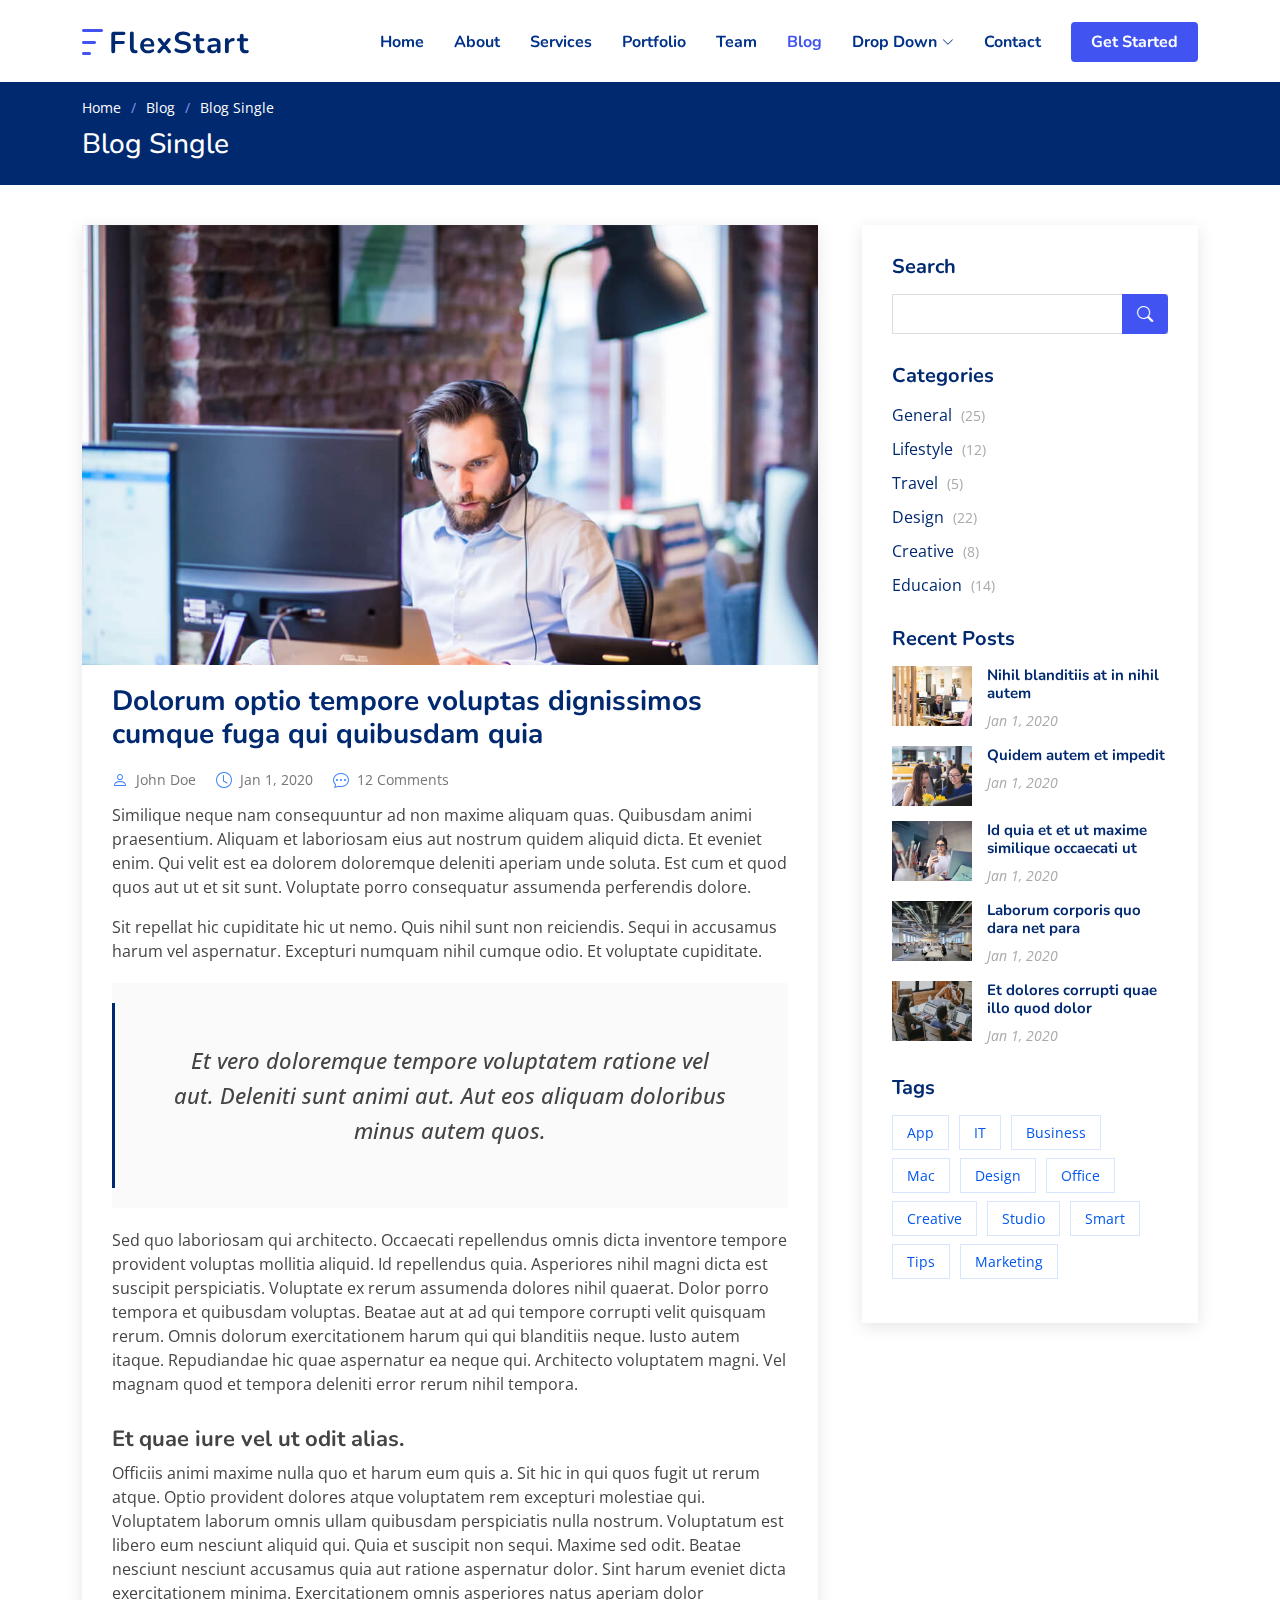
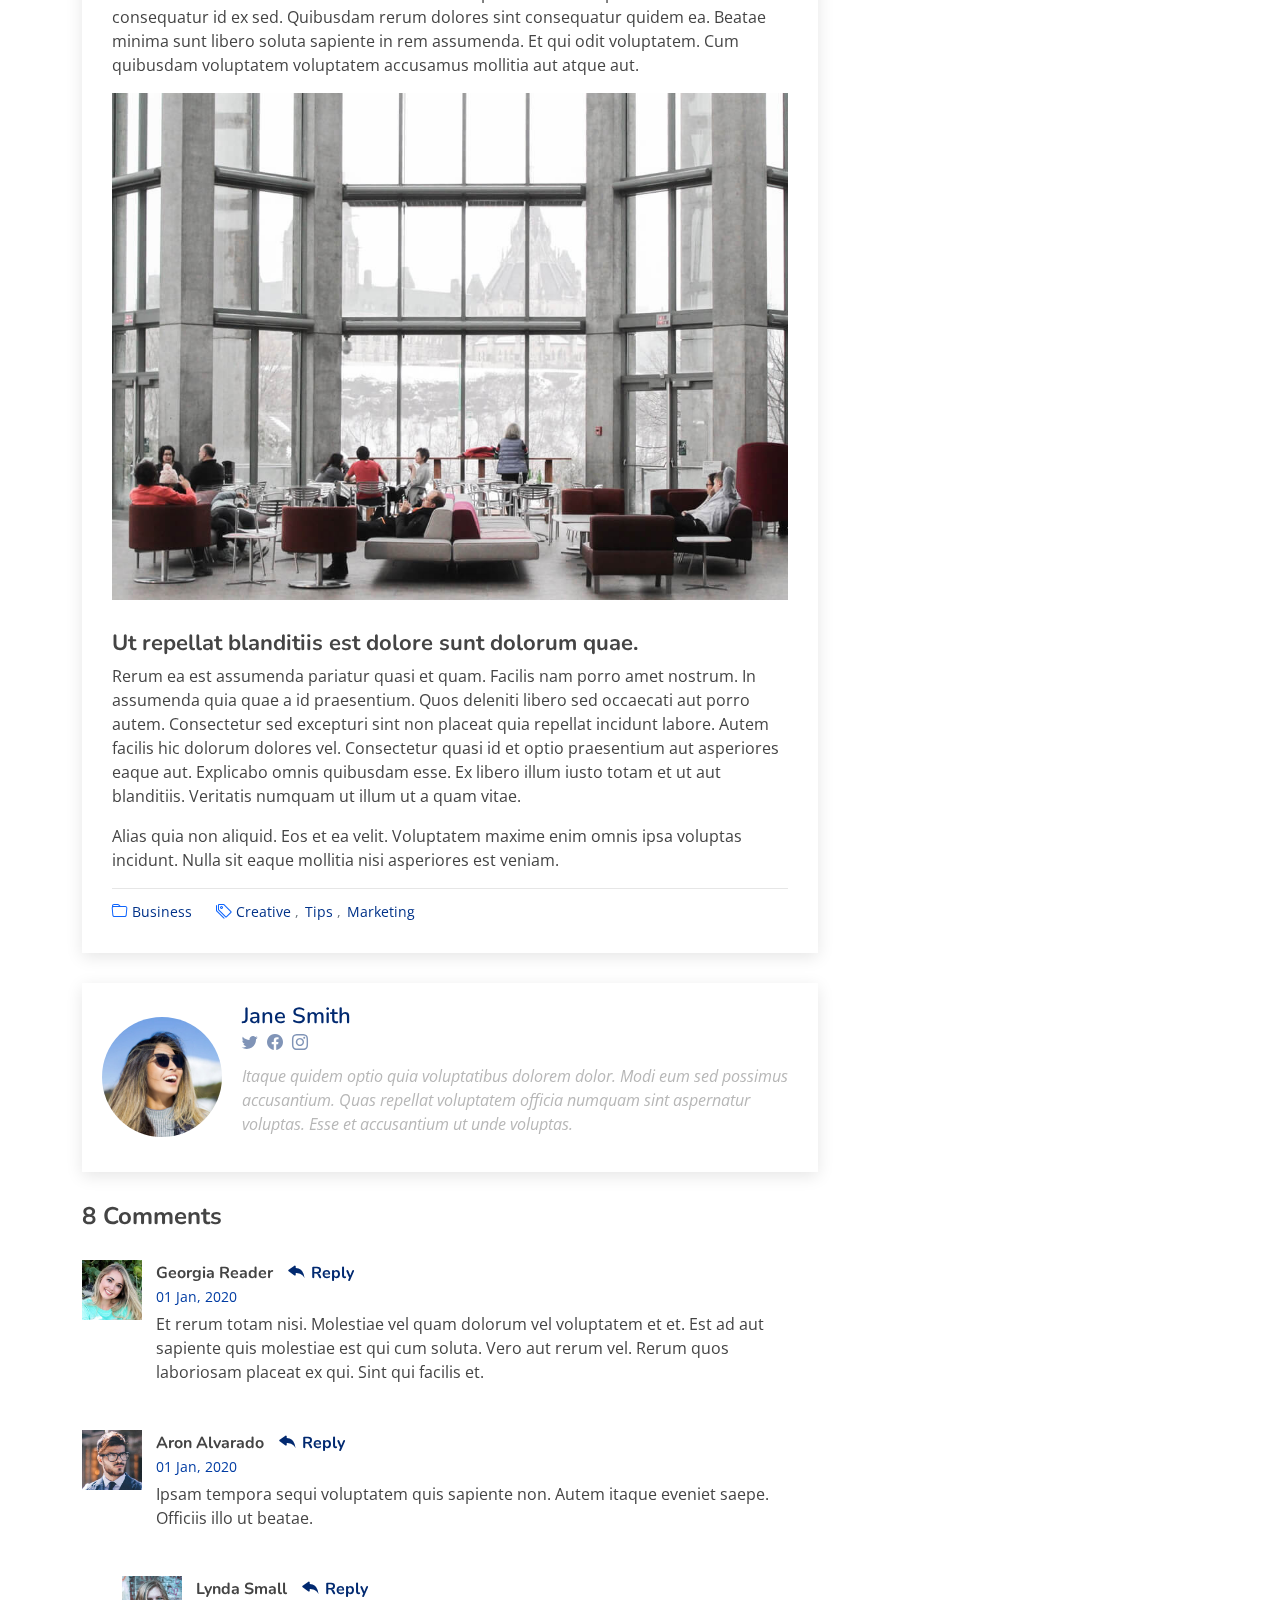
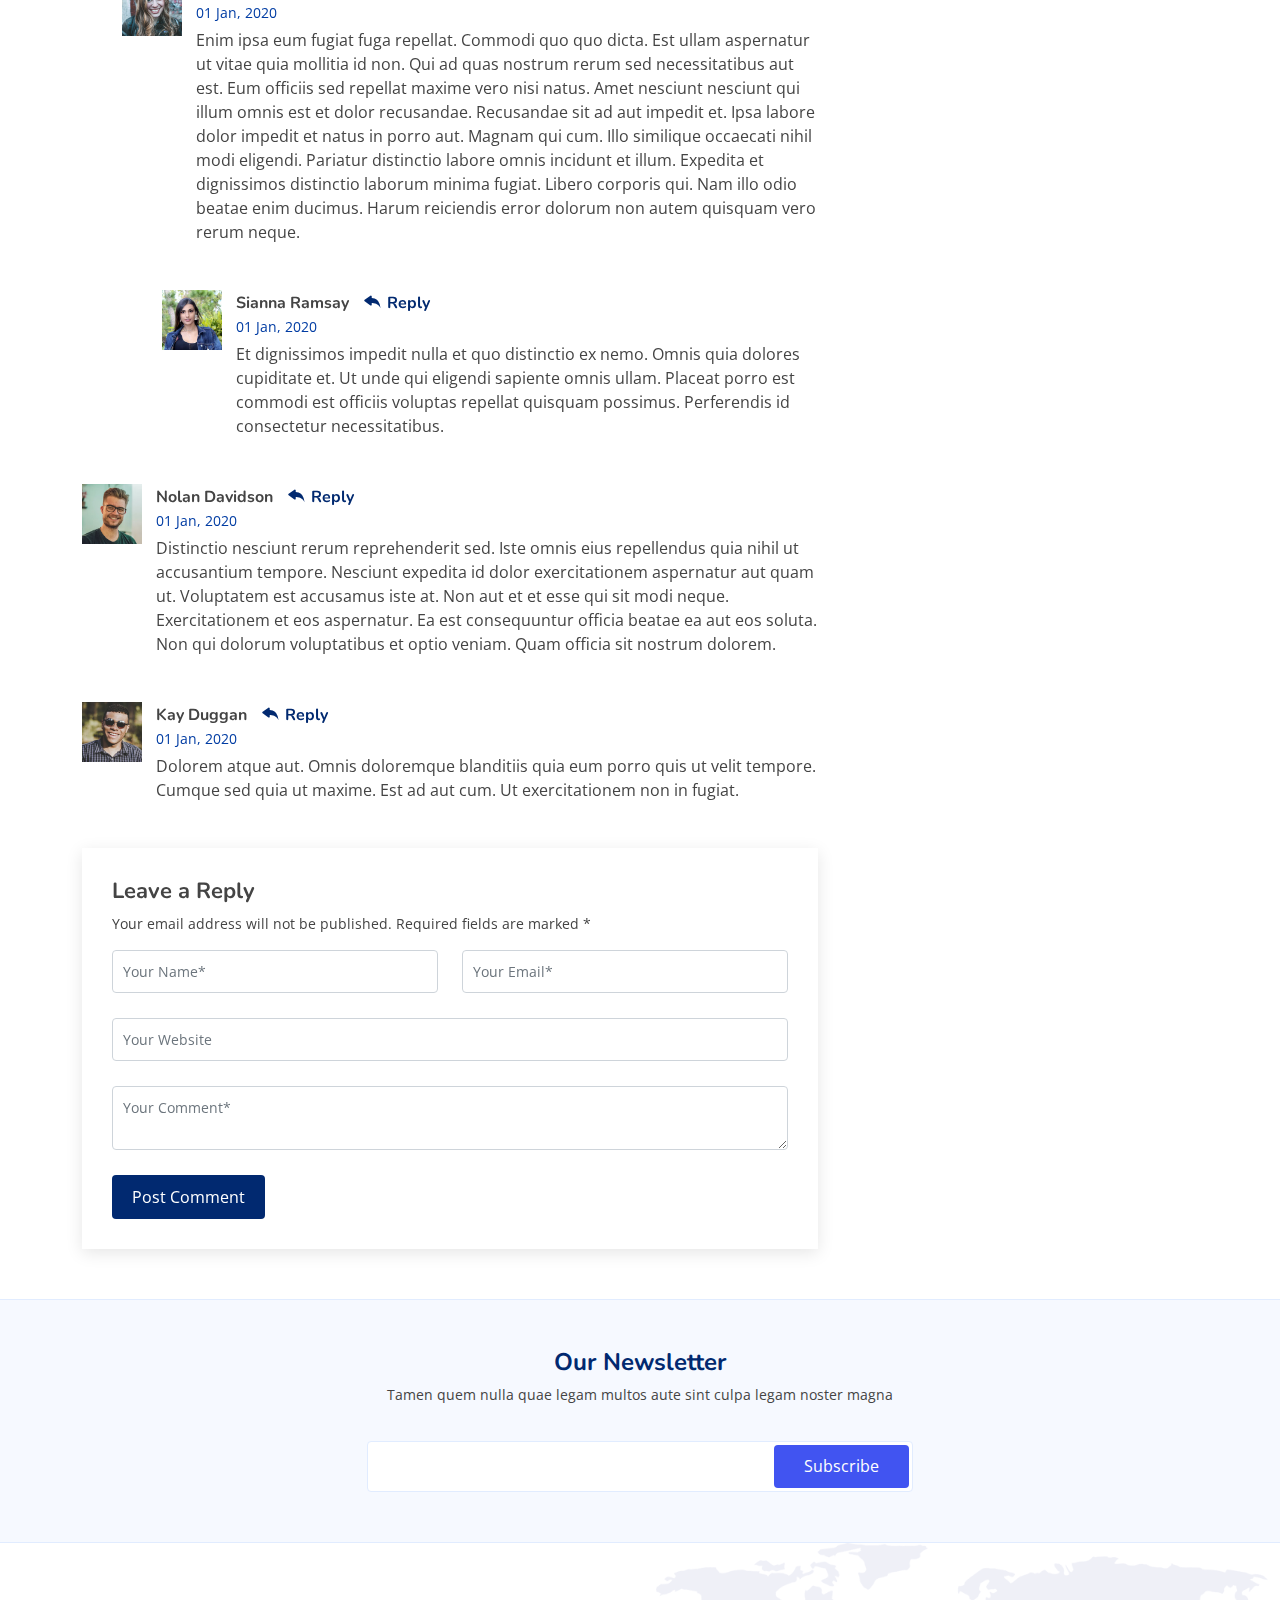
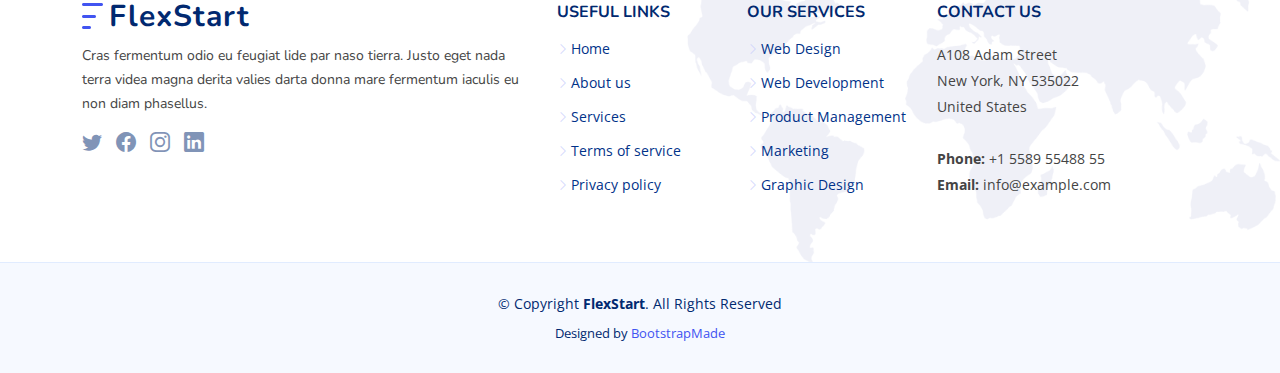
<file: blog-single.html>
<!DOCTYPE html>
<html lang="en">

<head>
  <meta charset="utf-8">
  <meta content="width=device-width, initial-scale=1.0" name="viewport">

  <title>Blog Single - FlexStart Bootstrap Template</title>
  <meta content="" name="description">
  <meta content="" name="keywords">

  <!-- Favicons -->
  <link href="assets/img/favicon.png" rel="icon">
  <link href="assets/img/apple-touch-icon.png" rel="apple-touch-icon">

  <!-- Google Fonts -->
  <link href="https://fonts.googleapis.com/css?family=Open+Sans:300,300i,400,400i,600,600i,700,700i|Nunito:300,300i,400,400i,600,600i,700,700i|Poppins:300,300i,400,400i,500,500i,600,600i,700,700i" rel="stylesheet">

  <!-- Vendor CSS Files -->
  <link href="assets/vendor/aos/aos.css" rel="stylesheet">
  <link href="assets/vendor/bootstrap/css/bootstrap.min.css" rel="stylesheet">
  <link href="assets/vendor/bootstrap-icons/bootstrap-icons.css" rel="stylesheet">
  <link href="assets/vendor/glightbox/css/glightbox.min.css" rel="stylesheet">
  <link href="assets/vendor/remixicon/remixicon.css" rel="stylesheet">
  <link href="assets/vendor/swiper/swiper-bundle.min.css" rel="stylesheet">

  <!-- Template Main CSS File -->
  <link href="assets/css/style.css" rel="stylesheet">

  <!-- =======================================================
  * Template Name: FlexStart - v1.12.0
  * Template URL: https://bootstrapmade.com/flexstart-bootstrap-startup-template/
  * Author: BootstrapMade.com
  * License: https://bootstrapmade.com/license/
  ======================================================== -->
</head>

<body>

  <!-- ======= Header ======= -->
  <header id="header" class="header fixed-top">
    <div class="container-fluid container-xl d-flex align-items-center justify-content-between">

      <a href="index.html" class="logo d-flex align-items-center">
        <img src="assets/img/logo.png" alt="">
        <span>FlexStart</span>
      </a>

      <nav id="navbar" class="navbar">
        <ul>
          <li><a class="nav-link scrollto " href="#hero">Home</a></li>
          <li><a class="nav-link scrollto" href="#about">About</a></li>
          <li><a class="nav-link scrollto" href="#services">Services</a></li>
          <li><a class="nav-link scrollto" href="#portfolio">Portfolio</a></li>
          <li><a class="nav-link scrollto" href="#team">Team</a></li>
          <li><a class="active" href="blog.html">Blog</a></li>
          <li class="dropdown"><a href="#"><span>Drop Down</span> <i class="bi bi-chevron-down"></i></a>
            <ul>
              <li><a href="#">Drop Down 1</a></li>
              <li class="dropdown"><a href="#"><span>Deep Drop Down</span> <i class="bi bi-chevron-right"></i></a>
                <ul>
                  <li><a href="#">Deep Drop Down 1</a></li>
                  <li><a href="#">Deep Drop Down 2</a></li>
                  <li><a href="#">Deep Drop Down 3</a></li>
                  <li><a href="#">Deep Drop Down 4</a></li>
                  <li><a href="#">Deep Drop Down 5</a></li>
                </ul>
              </li>
              <li><a href="#">Drop Down 2</a></li>
              <li><a href="#">Drop Down 3</a></li>
              <li><a href="#">Drop Down 4</a></li>
            </ul>
          </li>
          <li><a class="nav-link scrollto" href="#contact">Contact</a></li>
          <li><a class="getstarted scrollto" href="#about">Get Started</a></li>
        </ul>
        <i class="bi bi-list mobile-nav-toggle"></i>
      </nav><!-- .navbar -->

    </div>
  </header><!-- End Header -->

  <main id="main">

    <!-- ======= Breadcrumbs ======= -->
    <section class="breadcrumbs">
      <div class="container">

        <ol>
          <li><a href="index.html">Home</a></li>
          <li><a href="blog.html">Blog</a></li>
          <li>Blog Single</li>
        </ol>
        <h2>Blog Single</h2>

      </div>
    </section><!-- End Breadcrumbs -->

    <!-- ======= Blog Single Section ======= -->
    <section id="blog" class="blog">
      <div class="container" data-aos="fade-up">

        <div class="row">

          <div class="col-lg-8 entries">

            <article class="entry entry-single">

              <div class="entry-img">
                <img src="assets/img/blog/blog-1.jpg" alt="" class="img-fluid">
              </div>

              <h2 class="entry-title">
                <a href="blog-single.html">Dolorum optio tempore voluptas dignissimos cumque fuga qui quibusdam quia</a>
              </h2>

              <div class="entry-meta">
                <ul>
                  <li class="d-flex align-items-center"><i class="bi bi-person"></i> <a href="blog-single.html">John Doe</a></li>
                  <li class="d-flex align-items-center"><i class="bi bi-clock"></i> <a href="blog-single.html"><time datetime="2020-01-01">Jan 1, 2020</time></a></li>
                  <li class="d-flex align-items-center"><i class="bi bi-chat-dots"></i> <a href="blog-single.html">12 Comments</a></li>
                </ul>
              </div>

              <div class="entry-content">
                <p>
                  Similique neque nam consequuntur ad non maxime aliquam quas. Quibusdam animi praesentium. Aliquam et laboriosam eius aut nostrum quidem aliquid dicta.
                  Et eveniet enim. Qui velit est ea dolorem doloremque deleniti aperiam unde soluta. Est cum et quod quos aut ut et sit sunt. Voluptate porro consequatur assumenda perferendis dolore.
                </p>

                <p>
                  Sit repellat hic cupiditate hic ut nemo. Quis nihil sunt non reiciendis. Sequi in accusamus harum vel aspernatur. Excepturi numquam nihil cumque odio. Et voluptate cupiditate.
                </p>

                <blockquote>
                  <p>
                    Et vero doloremque tempore voluptatem ratione vel aut. Deleniti sunt animi aut. Aut eos aliquam doloribus minus autem quos.
                  </p>
                </blockquote>

                <p>
                  Sed quo laboriosam qui architecto. Occaecati repellendus omnis dicta inventore tempore provident voluptas mollitia aliquid. Id repellendus quia. Asperiores nihil magni dicta est suscipit perspiciatis. Voluptate ex rerum assumenda dolores nihil quaerat.
                  Dolor porro tempora et quibusdam voluptas. Beatae aut at ad qui tempore corrupti velit quisquam rerum. Omnis dolorum exercitationem harum qui qui blanditiis neque.
                  Iusto autem itaque. Repudiandae hic quae aspernatur ea neque qui. Architecto voluptatem magni. Vel magnam quod et tempora deleniti error rerum nihil tempora.
                </p>

                <h3>Et quae iure vel ut odit alias.</h3>
                <p>
                  Officiis animi maxime nulla quo et harum eum quis a. Sit hic in qui quos fugit ut rerum atque. Optio provident dolores atque voluptatem rem excepturi molestiae qui. Voluptatem laborum omnis ullam quibusdam perspiciatis nulla nostrum. Voluptatum est libero eum nesciunt aliquid qui.
                  Quia et suscipit non sequi. Maxime sed odit. Beatae nesciunt nesciunt accusamus quia aut ratione aspernatur dolor. Sint harum eveniet dicta exercitationem minima. Exercitationem omnis asperiores natus aperiam dolor consequatur id ex sed. Quibusdam rerum dolores sint consequatur quidem ea.
                  Beatae minima sunt libero soluta sapiente in rem assumenda. Et qui odit voluptatem. Cum quibusdam voluptatem voluptatem accusamus mollitia aut atque aut.
                </p>
                <img src="assets/img/blog/blog-inside-post.jpg" class="img-fluid" alt="">

                <h3>Ut repellat blanditiis est dolore sunt dolorum quae.</h3>
                <p>
                  Rerum ea est assumenda pariatur quasi et quam. Facilis nam porro amet nostrum. In assumenda quia quae a id praesentium. Quos deleniti libero sed occaecati aut porro autem. Consectetur sed excepturi sint non placeat quia repellat incidunt labore. Autem facilis hic dolorum dolores vel.
                  Consectetur quasi id et optio praesentium aut asperiores eaque aut. Explicabo omnis quibusdam esse. Ex libero illum iusto totam et ut aut blanditiis. Veritatis numquam ut illum ut a quam vitae.
                </p>
                <p>
                  Alias quia non aliquid. Eos et ea velit. Voluptatem maxime enim omnis ipsa voluptas incidunt. Nulla sit eaque mollitia nisi asperiores est veniam.
                </p>

              </div>

              <div class="entry-footer">
                <i class="bi bi-folder"></i>
                <ul class="cats">
                  <li><a href="#">Business</a></li>
                </ul>

                <i class="bi bi-tags"></i>
                <ul class="tags">
                  <li><a href="#">Creative</a></li>
                  <li><a href="#">Tips</a></li>
                  <li><a href="#">Marketing</a></li>
                </ul>
              </div>

            </article><!-- End blog entry -->

            <div class="blog-author d-flex align-items-center">
              <img src="assets/img/blog/blog-author.jpg" class="rounded-circle float-left" alt="">
              <div>
                <h4>Jane Smith</h4>
                <div class="social-links">
                  <a href="https://twitters.com/#"><i class="bi bi-twitter"></i></a>
                  <a href="https://facebook.com/#"><i class="bi bi-facebook"></i></a>
                  <a href="https://instagram.com/#"><i class="biu bi-instagram"></i></a>
                </div>
                <p>
                  Itaque quidem optio quia voluptatibus dolorem dolor. Modi eum sed possimus accusantium. Quas repellat voluptatem officia numquam sint aspernatur voluptas. Esse et accusantium ut unde voluptas.
                </p>
              </div>
            </div><!-- End blog author bio -->

            <div class="blog-comments">

              <h4 class="comments-count">8 Comments</h4>

              <div id="comment-1" class="comment">
                <div class="d-flex">
                  <div class="comment-img"><img src="assets/img/blog/comments-1.jpg" alt=""></div>
                  <div>
                    <h5><a href="">Georgia Reader</a> <a href="#" class="reply"><i class="bi bi-reply-fill"></i> Reply</a></h5>
                    <time datetime="2020-01-01">01 Jan, 2020</time>
                    <p>
                      Et rerum totam nisi. Molestiae vel quam dolorum vel voluptatem et et. Est ad aut sapiente quis molestiae est qui cum soluta.
                      Vero aut rerum vel. Rerum quos laboriosam placeat ex qui. Sint qui facilis et.
                    </p>
                  </div>
                </div>
              </div><!-- End comment #1 -->

              <div id="comment-2" class="comment">
                <div class="d-flex">
                  <div class="comment-img"><img src="assets/img/blog/comments-2.jpg" alt=""></div>
                  <div>
                    <h5><a href="">Aron Alvarado</a> <a href="#" class="reply"><i class="bi bi-reply-fill"></i> Reply</a></h5>
                    <time datetime="2020-01-01">01 Jan, 2020</time>
                    <p>
                      Ipsam tempora sequi voluptatem quis sapiente non. Autem itaque eveniet saepe. Officiis illo ut beatae.
                    </p>
                  </div>
                </div>

                <div id="comment-reply-1" class="comment comment-reply">
                  <div class="d-flex">
                    <div class="comment-img"><img src="assets/img/blog/comments-3.jpg" alt=""></div>
                    <div>
                      <h5><a href="">Lynda Small</a> <a href="#" class="reply"><i class="bi bi-reply-fill"></i> Reply</a></h5>
                      <time datetime="2020-01-01">01 Jan, 2020</time>
                      <p>
                        Enim ipsa eum fugiat fuga repellat. Commodi quo quo dicta. Est ullam aspernatur ut vitae quia mollitia id non. Qui ad quas nostrum rerum sed necessitatibus aut est. Eum officiis sed repellat maxime vero nisi natus. Amet nesciunt nesciunt qui illum omnis est et dolor recusandae.

                        Recusandae sit ad aut impedit et. Ipsa labore dolor impedit et natus in porro aut. Magnam qui cum. Illo similique occaecati nihil modi eligendi. Pariatur distinctio labore omnis incidunt et illum. Expedita et dignissimos distinctio laborum minima fugiat.

                        Libero corporis qui. Nam illo odio beatae enim ducimus. Harum reiciendis error dolorum non autem quisquam vero rerum neque.
                      </p>
                    </div>
                  </div>

                  <div id="comment-reply-2" class="comment comment-reply">
                    <div class="d-flex">
                      <div class="comment-img"><img src="assets/img/blog/comments-4.jpg" alt=""></div>
                      <div>
                        <h5><a href="">Sianna Ramsay</a> <a href="#" class="reply"><i class="bi bi-reply-fill"></i> Reply</a></h5>
                        <time datetime="2020-01-01">01 Jan, 2020</time>
                        <p>
                          Et dignissimos impedit nulla et quo distinctio ex nemo. Omnis quia dolores cupiditate et. Ut unde qui eligendi sapiente omnis ullam. Placeat porro est commodi est officiis voluptas repellat quisquam possimus. Perferendis id consectetur necessitatibus.
                        </p>
                      </div>
                    </div>

                  </div><!-- End comment reply #2-->

                </div><!-- End comment reply #1-->

              </div><!-- End comment #2-->

              <div id="comment-3" class="comment">
                <div class="d-flex">
                  <div class="comment-img"><img src="assets/img/blog/comments-5.jpg" alt=""></div>
                  <div>
                    <h5><a href="">Nolan Davidson</a> <a href="#" class="reply"><i class="bi bi-reply-fill"></i> Reply</a></h5>
                    <time datetime="2020-01-01">01 Jan, 2020</time>
                    <p>
                      Distinctio nesciunt rerum reprehenderit sed. Iste omnis eius repellendus quia nihil ut accusantium tempore. Nesciunt expedita id dolor exercitationem aspernatur aut quam ut. Voluptatem est accusamus iste at.
                      Non aut et et esse qui sit modi neque. Exercitationem et eos aspernatur. Ea est consequuntur officia beatae ea aut eos soluta. Non qui dolorum voluptatibus et optio veniam. Quam officia sit nostrum dolorem.
                    </p>
                  </div>
                </div>

              </div><!-- End comment #3 -->

              <div id="comment-4" class="comment">
                <div class="d-flex">
                  <div class="comment-img"><img src="assets/img/blog/comments-6.jpg" alt=""></div>
                  <div>
                    <h5><a href="">Kay Duggan</a> <a href="#" class="reply"><i class="bi bi-reply-fill"></i> Reply</a></h5>
                    <time datetime="2020-01-01">01 Jan, 2020</time>
                    <p>
                      Dolorem atque aut. Omnis doloremque blanditiis quia eum porro quis ut velit tempore. Cumque sed quia ut maxime. Est ad aut cum. Ut exercitationem non in fugiat.
                    </p>
                  </div>
                </div>

              </div><!-- End comment #4 -->

              <div class="reply-form">
                <h4>Leave a Reply</h4>
                <p>Your email address will not be published. Required fields are marked * </p>
                <form action="">
                  <div class="row">
                    <div class="col-md-6 form-group">
                      <input name="name" type="text" class="form-control" placeholder="Your Name*">
                    </div>
                    <div class="col-md-6 form-group">
                      <input name="email" type="text" class="form-control" placeholder="Your Email*">
                    </div>
                  </div>
                  <div class="row">
                    <div class="col form-group">
                      <input name="website" type="text" class="form-control" placeholder="Your Website">
                    </div>
                  </div>
                  <div class="row">
                    <div class="col form-group">
                      <textarea name="comment" class="form-control" placeholder="Your Comment*"></textarea>
                    </div>
                  </div>
                  <button type="submit" class="btn btn-primary">Post Comment</button>

                </form>

              </div>

            </div><!-- End blog comments -->

          </div><!-- End blog entries list -->

          <div class="col-lg-4">

            <div class="sidebar">

              <h3 class="sidebar-title">Search</h3>
              <div class="sidebar-item search-form">
                <form action="">
                  <input type="text">
                  <button type="submit"><i class="bi bi-search"></i></button>
                </form>
              </div><!-- End sidebar search formn-->

              <h3 class="sidebar-title">Categories</h3>
              <div class="sidebar-item categories">
                <ul>
                  <li><a href="#">General <span>(25)</span></a></li>
                  <li><a href="#">Lifestyle <span>(12)</span></a></li>
                  <li><a href="#">Travel <span>(5)</span></a></li>
                  <li><a href="#">Design <span>(22)</span></a></li>
                  <li><a href="#">Creative <span>(8)</span></a></li>
                  <li><a href="#">Educaion <span>(14)</span></a></li>
                </ul>
              </div><!-- End sidebar categories-->

              <h3 class="sidebar-title">Recent Posts</h3>
              <div class="sidebar-item recent-posts">
                <div class="post-item clearfix">
                  <img src="assets/img/blog/blog-recent-1.jpg" alt="">
                  <h4><a href="blog-single.html">Nihil blanditiis at in nihil autem</a></h4>
                  <time datetime="2020-01-01">Jan 1, 2020</time>
                </div>

                <div class="post-item clearfix">
                  <img src="assets/img/blog/blog-recent-2.jpg" alt="">
                  <h4><a href="blog-single.html">Quidem autem et impedit</a></h4>
                  <time datetime="2020-01-01">Jan 1, 2020</time>
                </div>

                <div class="post-item clearfix">
                  <img src="assets/img/blog/blog-recent-3.jpg" alt="">
                  <h4><a href="blog-single.html">Id quia et et ut maxime similique occaecati ut</a></h4>
                  <time datetime="2020-01-01">Jan 1, 2020</time>
                </div>

                <div class="post-item clearfix">
                  <img src="assets/img/blog/blog-recent-4.jpg" alt="">
                  <h4><a href="blog-single.html">Laborum corporis quo dara net para</a></h4>
                  <time datetime="2020-01-01">Jan 1, 2020</time>
                </div>

                <div class="post-item clearfix">
                  <img src="assets/img/blog/blog-recent-5.jpg" alt="">
                  <h4><a href="blog-single.html">Et dolores corrupti quae illo quod dolor</a></h4>
                  <time datetime="2020-01-01">Jan 1, 2020</time>
                </div>

              </div><!-- End sidebar recent posts-->

              <h3 class="sidebar-title">Tags</h3>
              <div class="sidebar-item tags">
                <ul>
                  <li><a href="#">App</a></li>
                  <li><a href="#">IT</a></li>
                  <li><a href="#">Business</a></li>
                  <li><a href="#">Mac</a></li>
                  <li><a href="#">Design</a></li>
                  <li><a href="#">Office</a></li>
                  <li><a href="#">Creative</a></li>
                  <li><a href="#">Studio</a></li>
                  <li><a href="#">Smart</a></li>
                  <li><a href="#">Tips</a></li>
                  <li><a href="#">Marketing</a></li>
                </ul>
              </div><!-- End sidebar tags-->

            </div><!-- End sidebar -->

          </div><!-- End blog sidebar -->

        </div>

      </div>
    </section><!-- End Blog Single Section -->

  </main><!-- End #main -->

  <!-- ======= Footer ======= -->
  <footer id="footer" class="footer">

    <div class="footer-newsletter">
      <div class="container">
        <div class="row justify-content-center">
          <div class="col-lg-12 text-center">
            <h4>Our Newsletter</h4>
            <p>Tamen quem nulla quae legam multos aute sint culpa legam noster magna</p>
          </div>
          <div class="col-lg-6">
            <form action="" method="post">
              <input type="email" name="email"><input type="submit" value="Subscribe">
            </form>
          </div>
        </div>
      </div>
    </div>

    <div class="footer-top">
      <div class="container">
        <div class="row gy-4">
          <div class="col-lg-5 col-md-12 footer-info">
            <a href="index.html" class="logo d-flex align-items-center">
              <img src="assets/img/logo.png" alt="">
              <span>FlexStart</span>
            </a>
            <p>Cras fermentum odio eu feugiat lide par naso tierra. Justo eget nada terra videa magna derita valies darta donna mare fermentum iaculis eu non diam phasellus.</p>
            <div class="social-links mt-3">
              <a href="#" class="twitter"><i class="bi bi-twitter"></i></a>
              <a href="#" class="facebook"><i class="bi bi-facebook"></i></a>
              <a href="#" class="instagram"><i class="bi bi-instagram"></i></a>
              <a href="#" class="linkedin"><i class="bi bi-linkedin"></i></a>
            </div>
          </div>

          <div class="col-lg-2 col-6 footer-links">
            <h4>Useful Links</h4>
            <ul>
              <li><i class="bi bi-chevron-right"></i> <a href="#">Home</a></li>
              <li><i class="bi bi-chevron-right"></i> <a href="#">About us</a></li>
              <li><i class="bi bi-chevron-right"></i> <a href="#">Services</a></li>
              <li><i class="bi bi-chevron-right"></i> <a href="#">Terms of service</a></li>
              <li><i class="bi bi-chevron-right"></i> <a href="#">Privacy policy</a></li>
            </ul>
          </div>

          <div class="col-lg-2 col-6 footer-links">
            <h4>Our Services</h4>
            <ul>
              <li><i class="bi bi-chevron-right"></i> <a href="#">Web Design</a></li>
              <li><i class="bi bi-chevron-right"></i> <a href="#">Web Development</a></li>
              <li><i class="bi bi-chevron-right"></i> <a href="#">Product Management</a></li>
              <li><i class="bi bi-chevron-right"></i> <a href="#">Marketing</a></li>
              <li><i class="bi bi-chevron-right"></i> <a href="#">Graphic Design</a></li>
            </ul>
          </div>

          <div class="col-lg-3 col-md-12 footer-contact text-center text-md-start">
            <h4>Contact Us</h4>
            <p>
              A108 Adam Street <br>
              New York, NY 535022<br>
              United States <br><br>
              <strong>Phone:</strong> +1 5589 55488 55<br>
              <strong>Email:</strong> info@example.com<br>
            </p>

          </div>

        </div>
      </div>
    </div>

    <div class="container">
      <div class="copyright">
        &copy; Copyright <strong><span>FlexStart</span></strong>. All Rights Reserved
      </div>
      <div class="credits">
        <!-- All the links in the footer should remain intact. -->
        <!-- You can delete the links only if you purchased the pro version. -->
        <!-- Licensing information: https://bootstrapmade.com/license/ -->
        <!-- Purchase the pro version with working PHP/AJAX contact form: https://bootstrapmade.com/flexstart-bootstrap-startup-template/ -->
        Designed by <a href="https://bootstrapmade.com/">BootstrapMade</a>
      </div>
    </div>
  </footer><!-- End Footer -->

  <a href="#" class="back-to-top d-flex align-items-center justify-content-center"><i class="bi bi-arrow-up-short"></i></a>

  <!-- Vendor JS Files -->
  <script src="assets/vendor/purecounter/purecounter_vanilla.js"></script>
  <script src="assets/vendor/aos/aos.js"></script>
  <script src="assets/vendor/bootstrap/js/bootstrap.bundle.min.js"></script>
  <script src="assets/vendor/glightbox/js/glightbox.min.js"></script>
  <script src="assets/vendor/isotope-layout/isotope.pkgd.min.js"></script>
  <script src="assets/vendor/swiper/swiper-bundle.min.js"></script>
  <script src="assets/vendor/php-email-form/validate.js"></script>

  <!-- Template Main JS File -->
  <script src="assets/js/main.js"></script>

</body>

</html>
</file>
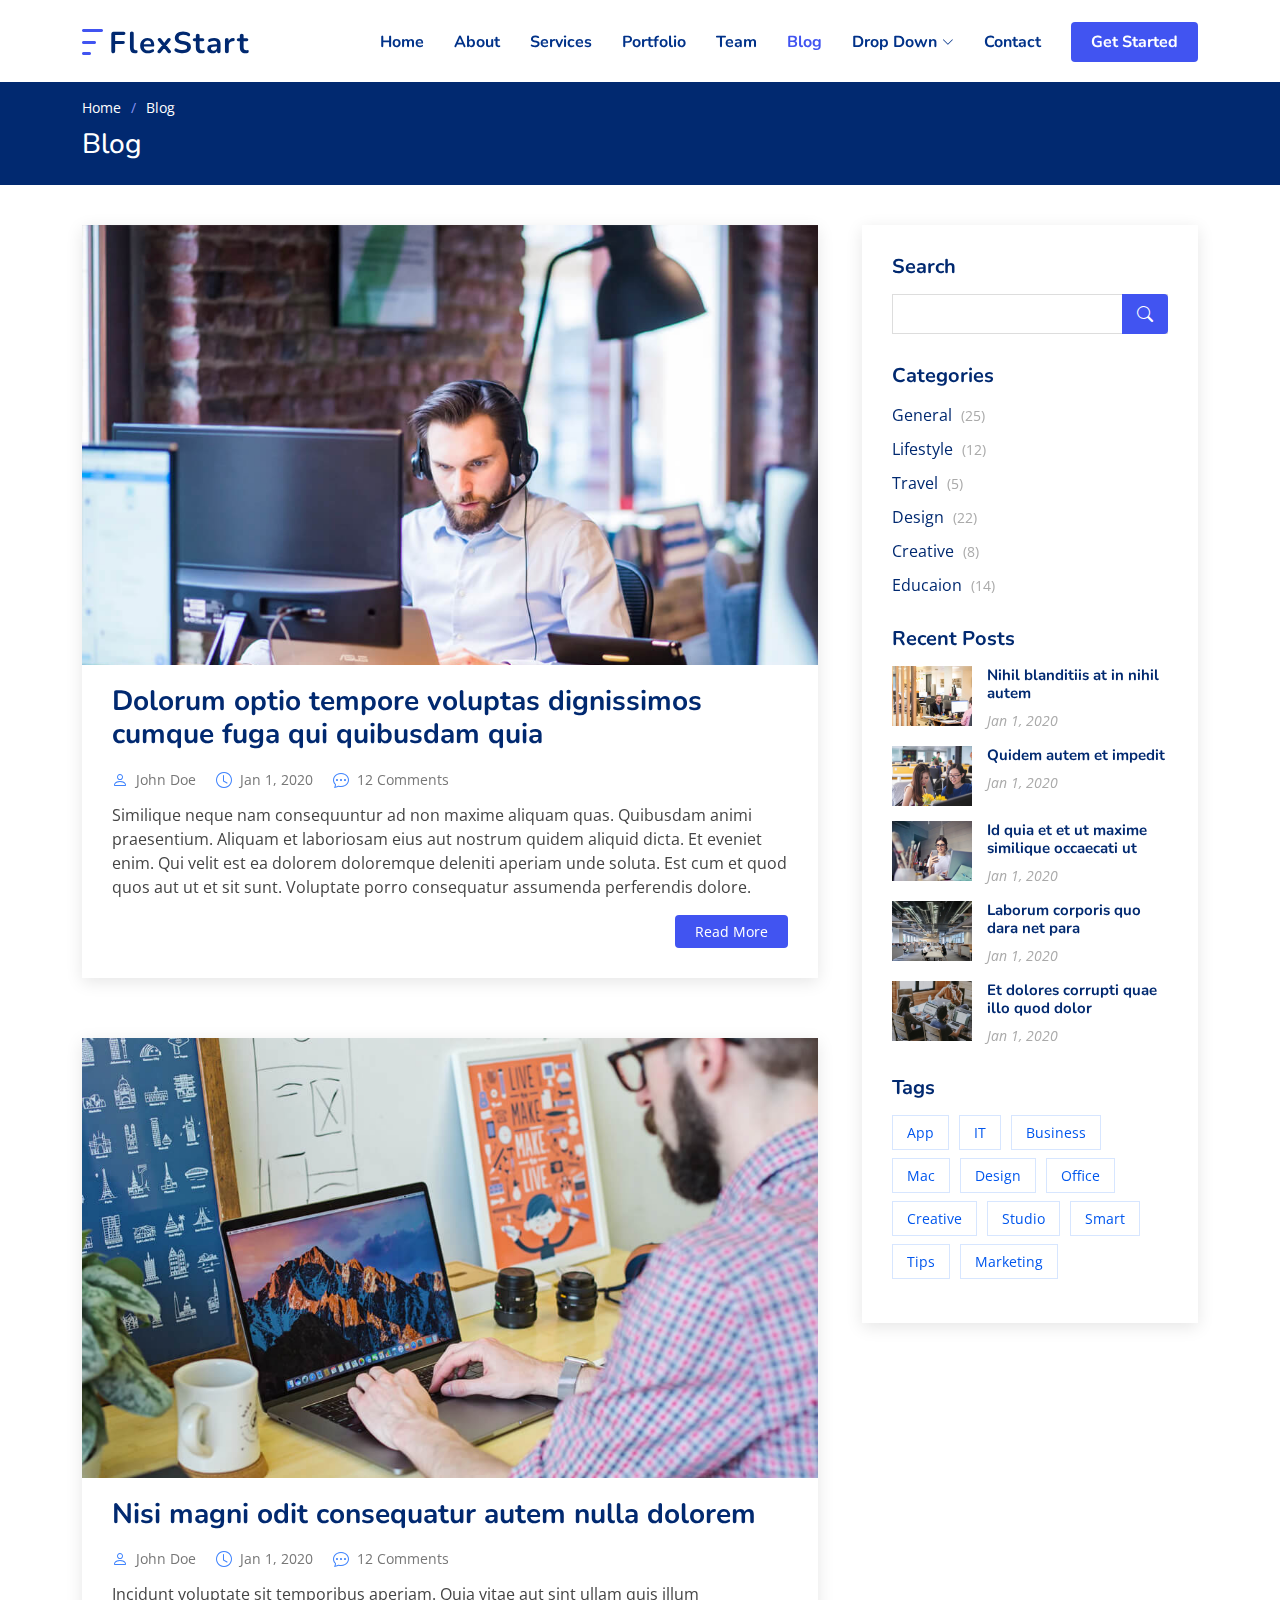
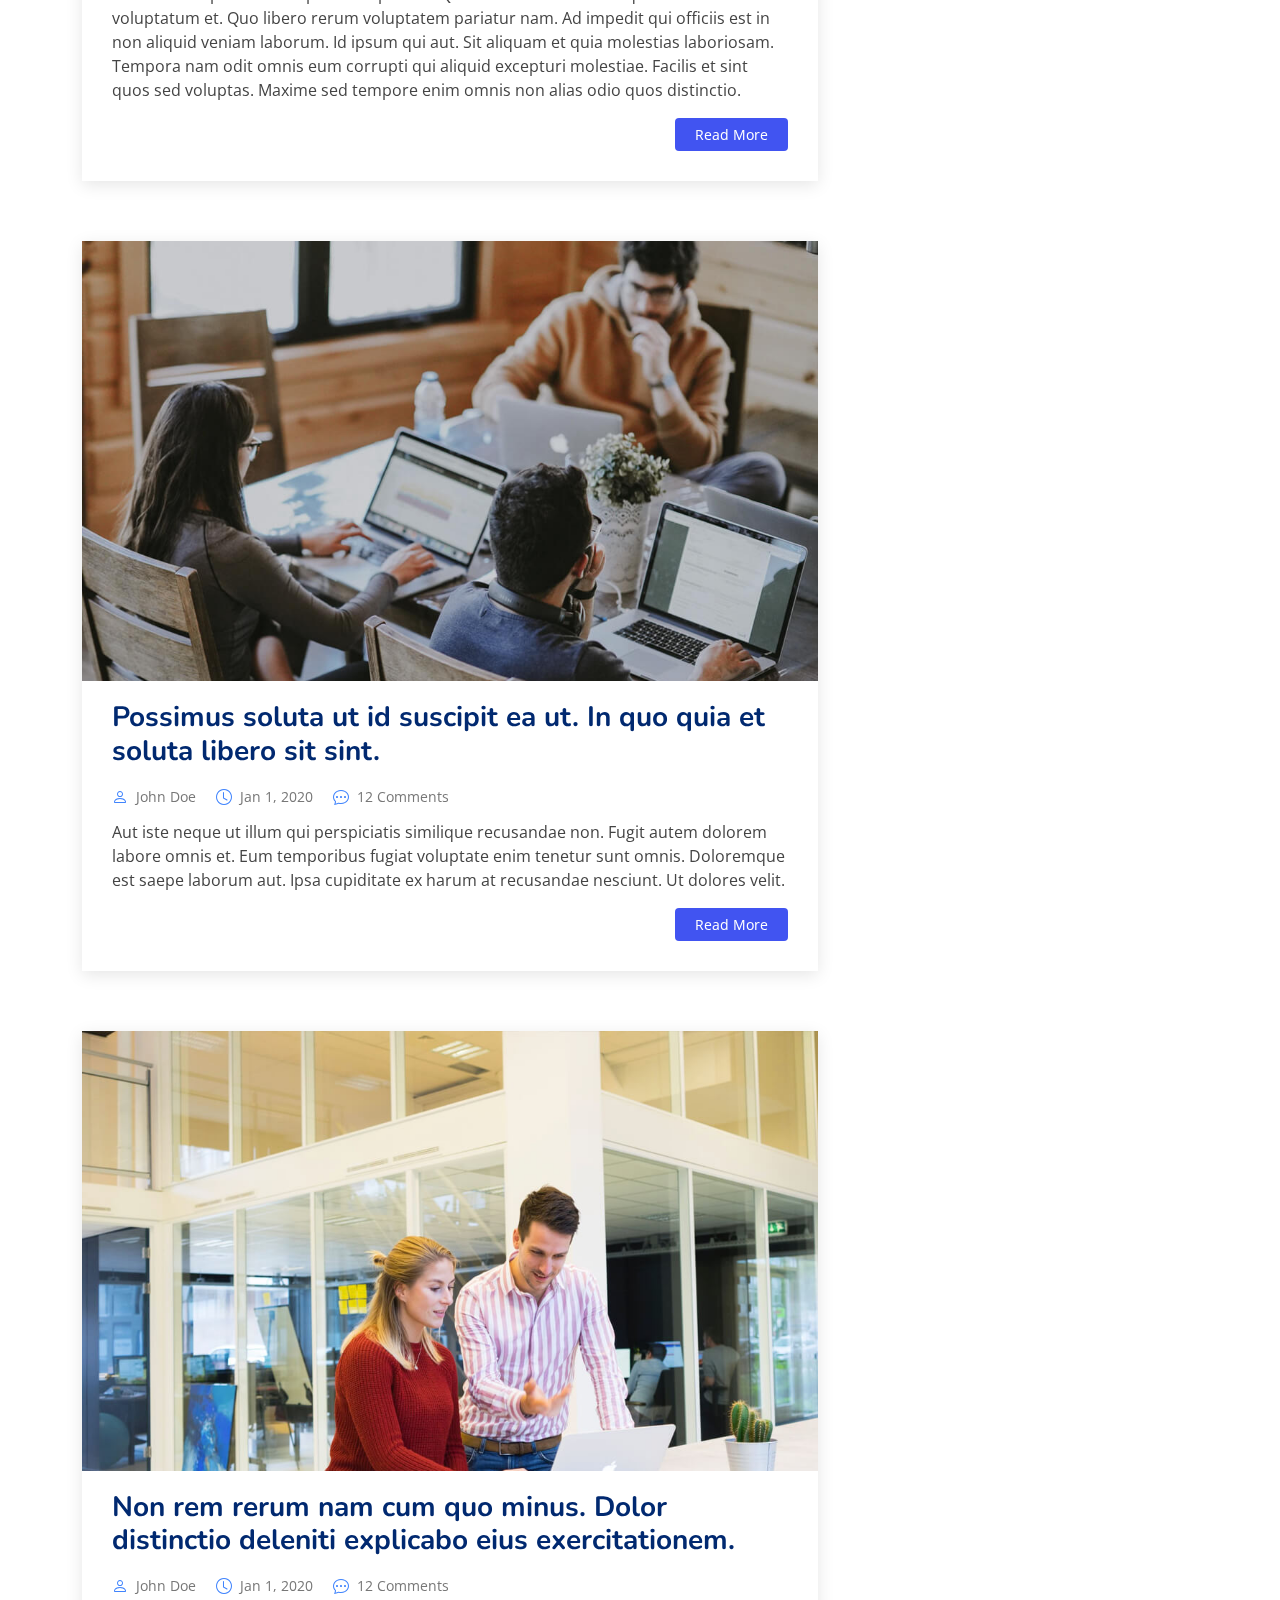
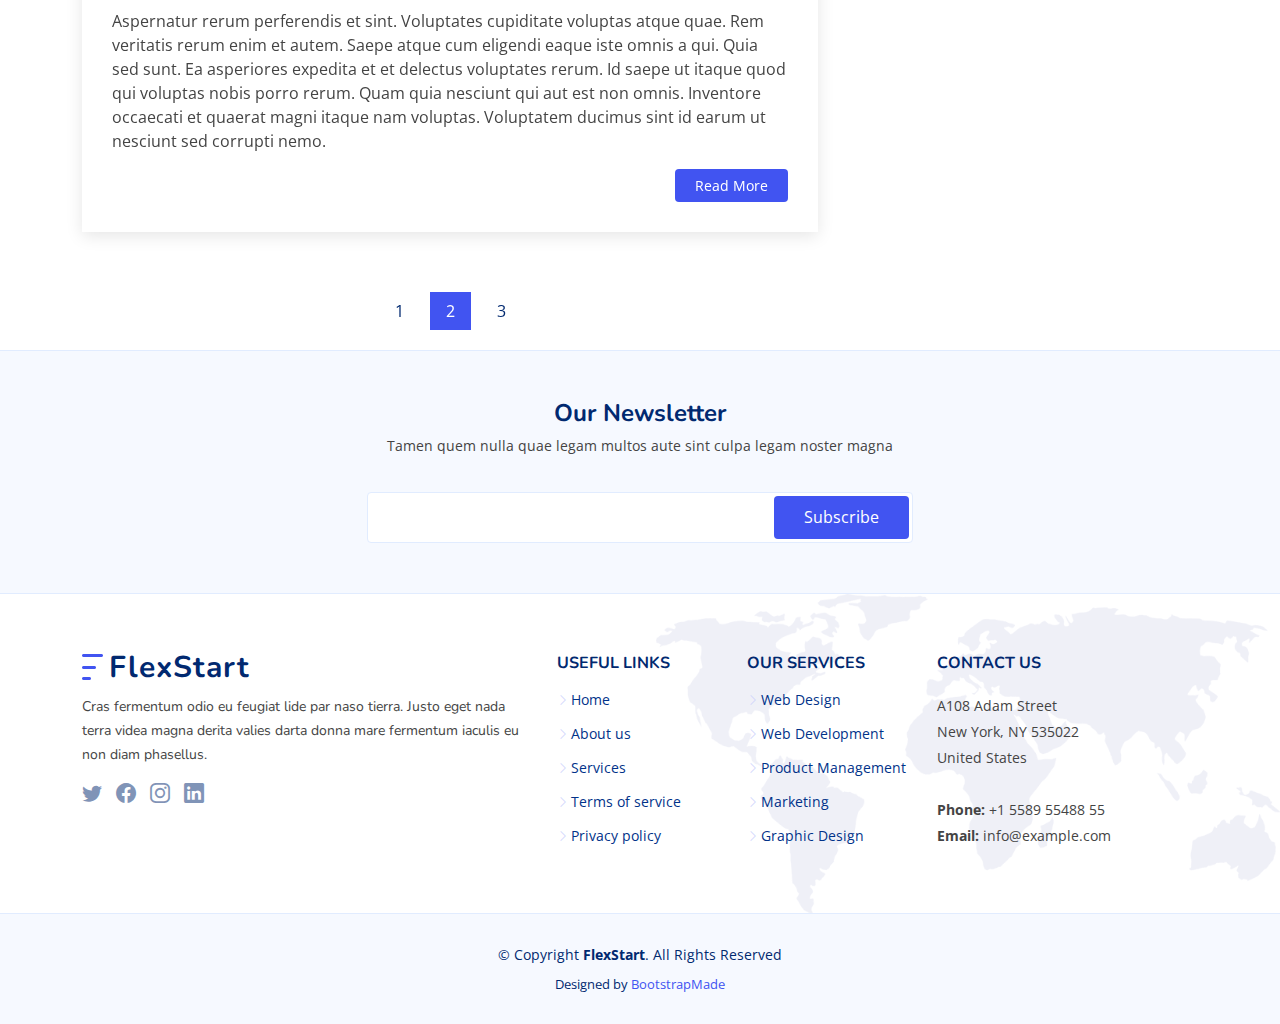
<file: blog.html>
<!DOCTYPE html>
<html lang="en">

<head>
  <meta charset="utf-8">
  <meta content="width=device-width, initial-scale=1.0" name="viewport">

  <title>Blog - FlexStart Bootstrap Template</title>
  <meta content="" name="description">
  <meta content="" name="keywords">

  <!-- Favicons -->
  <link href="assets/img/favicon.png" rel="icon">
  <link href="assets/img/apple-touch-icon.png" rel="apple-touch-icon">

  <!-- Google Fonts -->
  <link href="https://fonts.googleapis.com/css?family=Open+Sans:300,300i,400,400i,600,600i,700,700i|Nunito:300,300i,400,400i,600,600i,700,700i|Poppins:300,300i,400,400i,500,500i,600,600i,700,700i" rel="stylesheet">

  <!-- Vendor CSS Files -->
  <link href="assets/vendor/aos/aos.css" rel="stylesheet">
  <link href="assets/vendor/bootstrap/css/bootstrap.min.css" rel="stylesheet">
  <link href="assets/vendor/bootstrap-icons/bootstrap-icons.css" rel="stylesheet">
  <link href="assets/vendor/glightbox/css/glightbox.min.css" rel="stylesheet">
  <link href="assets/vendor/remixicon/remixicon.css" rel="stylesheet">
  <link href="assets/vendor/swiper/swiper-bundle.min.css" rel="stylesheet">

  <!-- Template Main CSS File -->
  <link href="assets/css/style.css" rel="stylesheet">

  <!-- =======================================================
  * Template Name: FlexStart - v1.12.0
  * Template URL: https://bootstrapmade.com/flexstart-bootstrap-startup-template/
  * Author: BootstrapMade.com
  * License: https://bootstrapmade.com/license/
  ======================================================== -->
</head>

<body>

  <!-- ======= Header ======= -->
  <header id="header" class="header fixed-top">
    <div class="container-fluid container-xl d-flex align-items-center justify-content-between">

      <a href="index.html" class="logo d-flex align-items-center">
        <img src="assets/img/logo.png" alt="">
        <span>FlexStart</span>
      </a>

      <nav id="navbar" class="navbar">
        <ul>
          <li><a class="nav-link scrollto " href="#hero">Home</a></li>
          <li><a class="nav-link scrollto" href="#about">About</a></li>
          <li><a class="nav-link scrollto" href="#services">Services</a></li>
          <li><a class="nav-link scrollto" href="#portfolio">Portfolio</a></li>
          <li><a class="nav-link scrollto" href="#team">Team</a></li>
          <li><a class="active" href="blog.html">Blog</a></li>
          <li class="dropdown"><a href="#"><span>Drop Down</span> <i class="bi bi-chevron-down"></i></a>
            <ul>
              <li><a href="#">Drop Down 1</a></li>
              <li class="dropdown"><a href="#"><span>Deep Drop Down</span> <i class="bi bi-chevron-right"></i></a>
                <ul>
                  <li><a href="#">Deep Drop Down 1</a></li>
                  <li><a href="#">Deep Drop Down 2</a></li>
                  <li><a href="#">Deep Drop Down 3</a></li>
                  <li><a href="#">Deep Drop Down 4</a></li>
                  <li><a href="#">Deep Drop Down 5</a></li>
                </ul>
              </li>
              <li><a href="#">Drop Down 2</a></li>
              <li><a href="#">Drop Down 3</a></li>
              <li><a href="#">Drop Down 4</a></li>
            </ul>
          </li>
          <li><a class="nav-link scrollto" href="#contact">Contact</a></li>
          <li><a class="getstarted scrollto" href="#about">Get Started</a></li>
        </ul>
        <i class="bi bi-list mobile-nav-toggle"></i>
      </nav><!-- .navbar -->

    </div>
  </header><!-- End Header -->

  <main id="main">

    <!-- ======= Breadcrumbs ======= -->
    <section class="breadcrumbs">
      <div class="container">

        <ol>
          <li><a href="index.html">Home</a></li>
          <li>Blog</li>
        </ol>
        <h2>Blog</h2>

      </div>
    </section><!-- End Breadcrumbs -->

    <!-- ======= Blog Section ======= -->
    <section id="blog" class="blog">
      <div class="container" data-aos="fade-up">

        <div class="row">

          <div class="col-lg-8 entries">

            <article class="entry">

              <div class="entry-img">
                <img src="assets/img/blog/blog-1.jpg" alt="" class="img-fluid">
              </div>

              <h2 class="entry-title">
                <a href="blog-single.html">Dolorum optio tempore voluptas dignissimos cumque fuga qui quibusdam quia</a>
              </h2>

              <div class="entry-meta">
                <ul>
                  <li class="d-flex align-items-center"><i class="bi bi-person"></i> <a href="blog-single.html">John Doe</a></li>
                  <li class="d-flex align-items-center"><i class="bi bi-clock"></i> <a href="blog-single.html"><time datetime="2020-01-01">Jan 1, 2020</time></a></li>
                  <li class="d-flex align-items-center"><i class="bi bi-chat-dots"></i> <a href="blog-single.html">12 Comments</a></li>
                </ul>
              </div>

              <div class="entry-content">
                <p>
                  Similique neque nam consequuntur ad non maxime aliquam quas. Quibusdam animi praesentium. Aliquam et laboriosam eius aut nostrum quidem aliquid dicta.
                  Et eveniet enim. Qui velit est ea dolorem doloremque deleniti aperiam unde soluta. Est cum et quod quos aut ut et sit sunt. Voluptate porro consequatur assumenda perferendis dolore.
                </p>
                <div class="read-more">
                  <a href="blog-single.html">Read More</a>
                </div>
              </div>

            </article><!-- End blog entry -->

            <article class="entry">

              <div class="entry-img">
                <img src="assets/img/blog/blog-2.jpg" alt="" class="img-fluid">
              </div>

              <h2 class="entry-title">
                <a href="blog-single.html">Nisi magni odit consequatur autem nulla dolorem</a>
              </h2>

              <div class="entry-meta">
                <ul>
                  <li class="d-flex align-items-center"><i class="bi bi-person"></i> <a href="blog-single.html">John Doe</a></li>
                  <li class="d-flex align-items-center"><i class="bi bi-clock"></i> <a href="blog-single.html"><time datetime="2020-01-01">Jan 1, 2020</time></a></li>
                  <li class="d-flex align-items-center"><i class="bi bi-chat-dots"></i> <a href="blog-single.html">12 Comments</a></li>
                </ul>
              </div>

              <div class="entry-content">
                <p>
                  Incidunt voluptate sit temporibus aperiam. Quia vitae aut sint ullam quis illum voluptatum et. Quo libero rerum voluptatem pariatur nam.
                  Ad impedit qui officiis est in non aliquid veniam laborum. Id ipsum qui aut. Sit aliquam et quia molestias laboriosam. Tempora nam odit omnis eum corrupti qui aliquid excepturi molestiae. Facilis et sint quos sed voluptas. Maxime sed tempore enim omnis non alias odio quos distinctio.
                </p>
                <div class="read-more">
                  <a href="blog-single.html">Read More</a>
                </div>
              </div>

            </article><!-- End blog entry -->

            <article class="entry">

              <div class="entry-img">
                <img src="assets/img/blog/blog-3.jpg" alt="" class="img-fluid">
              </div>

              <h2 class="entry-title">
                <a href="blog-single.html">Possimus soluta ut id suscipit ea ut. In quo quia et soluta libero sit sint.</a>
              </h2>

              <div class="entry-meta">
                <ul>
                  <li class="d-flex align-items-center"><i class="bi bi-person"></i> <a href="blog-single.html">John Doe</a></li>
                  <li class="d-flex align-items-center"><i class="bi bi-clock"></i> <a href="blog-single.html"><time datetime="2020-01-01">Jan 1, 2020</time></a></li>
                  <li class="d-flex align-items-center"><i class="bi bi-chat-dots"></i> <a href="blog-single.html">12 Comments</a></li>
                </ul>
              </div>

              <div class="entry-content">
                <p>
                  Aut iste neque ut illum qui perspiciatis similique recusandae non. Fugit autem dolorem labore omnis et. Eum temporibus fugiat voluptate enim tenetur sunt omnis.
                  Doloremque est saepe laborum aut. Ipsa cupiditate ex harum at recusandae nesciunt. Ut dolores velit.
                </p>
                <div class="read-more">
                  <a href="blog-single.html">Read More</a>
                </div>
              </div>

            </article><!-- End blog entry -->

            <article class="entry">

              <div class="entry-img">
                <img src="assets/img/blog/blog-4.jpg" alt="" class="img-fluid">
              </div>

              <h2 class="entry-title">
                <a href="blog-single.html">Non rem rerum nam cum quo minus. Dolor distinctio deleniti explicabo eius exercitationem.</a>
              </h2>

              <div class="entry-meta">
                <ul>
                  <li class="d-flex align-items-center"><i class="bi bi-person"></i> <a href="blog-single.html">John Doe</a></li>
                  <li class="d-flex align-items-center"><i class="bi bi-clock"></i> <a href="blog-single.html"><time datetime="2020-01-01">Jan 1, 2020</time></a></li>
                  <li class="d-flex align-items-center"><i class="bi bi-chat-dots"></i> <a href="blog-single.html">12 Comments</a></li>
                </ul>
              </div>

              <div class="entry-content">
                <p>
                  Aspernatur rerum perferendis et sint. Voluptates cupiditate voluptas atque quae. Rem veritatis rerum enim et autem. Saepe atque cum eligendi eaque iste omnis a qui.
                  Quia sed sunt. Ea asperiores expedita et et delectus voluptates rerum. Id saepe ut itaque quod qui voluptas nobis porro rerum. Quam quia nesciunt qui aut est non omnis. Inventore occaecati et quaerat magni itaque nam voluptas. Voluptatem ducimus sint id earum ut nesciunt sed corrupti nemo.
                </p>
                <div class="read-more">
                  <a href="blog-single.html">Read More</a>
                </div>
              </div>

            </article><!-- End blog entry -->

            <div class="blog-pagination">
              <ul class="justify-content-center">
                <li><a href="#">1</a></li>
                <li class="active"><a href="#">2</a></li>
                <li><a href="#">3</a></li>
              </ul>
            </div>

          </div><!-- End blog entries list -->

          <div class="col-lg-4">

            <div class="sidebar">

              <h3 class="sidebar-title">Search</h3>
              <div class="sidebar-item search-form">
                <form action="">
                  <input type="text">
                  <button type="submit"><i class="bi bi-search"></i></button>
                </form>
              </div><!-- End sidebar search formn-->

              <h3 class="sidebar-title">Categories</h3>
              <div class="sidebar-item categories">
                <ul>
                  <li><a href="#">General <span>(25)</span></a></li>
                  <li><a href="#">Lifestyle <span>(12)</span></a></li>
                  <li><a href="#">Travel <span>(5)</span></a></li>
                  <li><a href="#">Design <span>(22)</span></a></li>
                  <li><a href="#">Creative <span>(8)</span></a></li>
                  <li><a href="#">Educaion <span>(14)</span></a></li>
                </ul>
              </div><!-- End sidebar categories-->

              <h3 class="sidebar-title">Recent Posts</h3>
              <div class="sidebar-item recent-posts">
                <div class="post-item clearfix">
                  <img src="assets/img/blog/blog-recent-1.jpg" alt="">
                  <h4><a href="blog-single.html">Nihil blanditiis at in nihil autem</a></h4>
                  <time datetime="2020-01-01">Jan 1, 2020</time>
                </div>

                <div class="post-item clearfix">
                  <img src="assets/img/blog/blog-recent-2.jpg" alt="">
                  <h4><a href="blog-single.html">Quidem autem et impedit</a></h4>
                  <time datetime="2020-01-01">Jan 1, 2020</time>
                </div>

                <div class="post-item clearfix">
                  <img src="assets/img/blog/blog-recent-3.jpg" alt="">
                  <h4><a href="blog-single.html">Id quia et et ut maxime similique occaecati ut</a></h4>
                  <time datetime="2020-01-01">Jan 1, 2020</time>
                </div>

                <div class="post-item clearfix">
                  <img src="assets/img/blog/blog-recent-4.jpg" alt="">
                  <h4><a href="blog-single.html">Laborum corporis quo dara net para</a></h4>
                  <time datetime="2020-01-01">Jan 1, 2020</time>
                </div>

                <div class="post-item clearfix">
                  <img src="assets/img/blog/blog-recent-5.jpg" alt="">
                  <h4><a href="blog-single.html">Et dolores corrupti quae illo quod dolor</a></h4>
                  <time datetime="2020-01-01">Jan 1, 2020</time>
                </div>

              </div><!-- End sidebar recent posts-->

              <h3 class="sidebar-title">Tags</h3>
              <div class="sidebar-item tags">
                <ul>
                  <li><a href="#">App</a></li>
                  <li><a href="#">IT</a></li>
                  <li><a href="#">Business</a></li>
                  <li><a href="#">Mac</a></li>
                  <li><a href="#">Design</a></li>
                  <li><a href="#">Office</a></li>
                  <li><a href="#">Creative</a></li>
                  <li><a href="#">Studio</a></li>
                  <li><a href="#">Smart</a></li>
                  <li><a href="#">Tips</a></li>
                  <li><a href="#">Marketing</a></li>
                </ul>
              </div><!-- End sidebar tags-->

            </div><!-- End sidebar -->

          </div><!-- End blog sidebar -->

        </div>

      </div>
    </section><!-- End Blog Section -->

  </main><!-- End #main -->

  <!-- ======= Footer ======= -->
  <footer id="footer" class="footer">

    <div class="footer-newsletter">
      <div class="container">
        <div class="row justify-content-center">
          <div class="col-lg-12 text-center">
            <h4>Our Newsletter</h4>
            <p>Tamen quem nulla quae legam multos aute sint culpa legam noster magna</p>
          </div>
          <div class="col-lg-6">
            <form action="" method="post">
              <input type="email" name="email"><input type="submit" value="Subscribe">
            </form>
          </div>
        </div>
      </div>
    </div>

    <div class="footer-top">
      <div class="container">
        <div class="row gy-4">
          <div class="col-lg-5 col-md-12 footer-info">
            <a href="index.html" class="logo d-flex align-items-center">
              <img src="assets/img/logo.png" alt="">
              <span>FlexStart</span>
            </a>
            <p>Cras fermentum odio eu feugiat lide par naso tierra. Justo eget nada terra videa magna derita valies darta donna mare fermentum iaculis eu non diam phasellus.</p>
            <div class="social-links mt-3">
              <a href="#" class="twitter"><i class="bi bi-twitter"></i></a>
              <a href="#" class="facebook"><i class="bi bi-facebook"></i></a>
              <a href="#" class="instagram"><i class="bi bi-instagram"></i></a>
              <a href="#" class="linkedin"><i class="bi bi-linkedin"></i></a>
            </div>
          </div>

          <div class="col-lg-2 col-6 footer-links">
            <h4>Useful Links</h4>
            <ul>
              <li><i class="bi bi-chevron-right"></i> <a href="#">Home</a></li>
              <li><i class="bi bi-chevron-right"></i> <a href="#">About us</a></li>
              <li><i class="bi bi-chevron-right"></i> <a href="#">Services</a></li>
              <li><i class="bi bi-chevron-right"></i> <a href="#">Terms of service</a></li>
              <li><i class="bi bi-chevron-right"></i> <a href="#">Privacy policy</a></li>
            </ul>
          </div>

          <div class="col-lg-2 col-6 footer-links">
            <h4>Our Services</h4>
            <ul>
              <li><i class="bi bi-chevron-right"></i> <a href="#">Web Design</a></li>
              <li><i class="bi bi-chevron-right"></i> <a href="#">Web Development</a></li>
              <li><i class="bi bi-chevron-right"></i> <a href="#">Product Management</a></li>
              <li><i class="bi bi-chevron-right"></i> <a href="#">Marketing</a></li>
              <li><i class="bi bi-chevron-right"></i> <a href="#">Graphic Design</a></li>
            </ul>
          </div>

          <div class="col-lg-3 col-md-12 footer-contact text-center text-md-start">
            <h4>Contact Us</h4>
            <p>
              A108 Adam Street <br>
              New York, NY 535022<br>
              United States <br><br>
              <strong>Phone:</strong> +1 5589 55488 55<br>
              <strong>Email:</strong> info@example.com<br>
            </p>

          </div>

        </div>
      </div>
    </div>

    <div class="container">
      <div class="copyright">
        &copy; Copyright <strong><span>FlexStart</span></strong>. All Rights Reserved
      </div>
      <div class="credits">
        <!-- All the links in the footer should remain intact. -->
        <!-- You can delete the links only if you purchased the pro version. -->
        <!-- Licensing information: https://bootstrapmade.com/license/ -->
        <!-- Purchase the pro version with working PHP/AJAX contact form: https://bootstrapmade.com/flexstart-bootstrap-startup-template/ -->
        Designed by <a href="https://bootstrapmade.com/">BootstrapMade</a>
      </div>
    </div>
  </footer><!-- End Footer -->

  <a href="#" class="back-to-top d-flex align-items-center justify-content-center"><i class="bi bi-arrow-up-short"></i></a>

  <!-- Vendor JS Files -->
  <script src="assets/vendor/purecounter/purecounter_vanilla.js"></script>
  <script src="assets/vendor/aos/aos.js"></script>
  <script src="assets/vendor/bootstrap/js/bootstrap.bundle.min.js"></script>
  <script src="assets/vendor/glightbox/js/glightbox.min.js"></script>
  <script src="assets/vendor/isotope-layout/isotope.pkgd.min.js"></script>
  <script src="assets/vendor/swiper/swiper-bundle.min.js"></script>
  <script src="assets/vendor/php-email-form/validate.js"></script>

  <!-- Template Main JS File -->
  <script src="assets/js/main.js"></script>

</body>

</html>
</file>
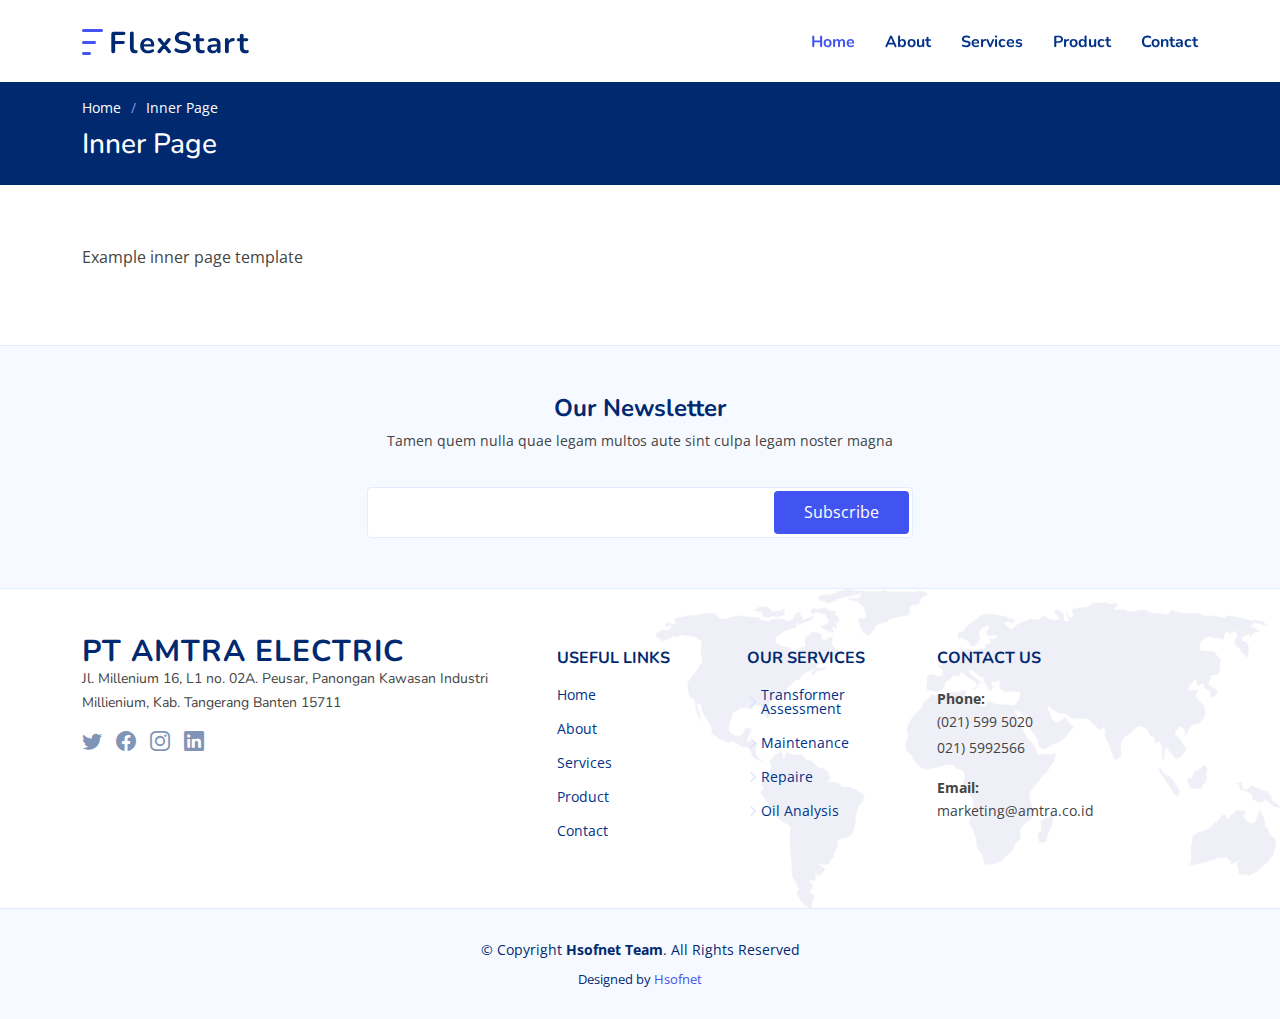
<file: inner-page.html>
<!DOCTYPE html>
<html lang="en">

<head>
  <meta charset="utf-8">
  <meta content="width=device-width, initial-scale=1.0" name="viewport">

  <title>Amtra Electric</title>
  <meta content="" name="description">
  <meta content="" name="keywords">

  <!-- Favicons -->
  <link href="assets/img/favicon.png" rel="icon">
  <link href="assets/img/apple-touch-icon.png" rel="apple-touch-icon">

  <!-- Google Fonts -->
  <link href="https://fonts.googleapis.com/css?family=Open+Sans:300,300i,400,400i,600,600i,700,700i|Nunito:300,300i,400,400i,600,600i,700,700i|Poppins:300,300i,400,400i,500,500i,600,600i,700,700i" rel="stylesheet">

  <!-- Vendor CSS Files -->
  <link href="assets/vendor/aos/aos.css" rel="stylesheet">
  <link href="assets/vendor/bootstrap/css/bootstrap.min.css" rel="stylesheet">
  <link href="assets/vendor/bootstrap-icons/bootstrap-icons.css" rel="stylesheet">
  <link href="assets/vendor/glightbox/css/glightbox.min.css" rel="stylesheet">
  <link href="assets/vendor/remixicon/remixicon.css" rel="stylesheet">
  <link href="assets/vendor/swiper/swiper-bundle.min.css" rel="stylesheet">

  <!-- Template Main CSS File -->
  <link href="assets/css/style.css" rel="stylesheet">

  <!-- =======================================================
  * Template Name: FlexStart - v1.12.0
  * Template URL: https://bootstrapmade.com/flexstart-bootstrap-startup-template/
  * Author: BootstrapMade.com
  * License: https://bootstrapmade.com/license/
  ======================================================== -->
</head>

<body>

  <!-- ======= Header ======= -->
  <header id="header" class="header fixed-top">
    <div class="container-fluid container-xl d-flex align-items-center justify-content-between">

      <a href="index.html" class="logo d-flex align-items-center">
        <img src="assets/img/logo.png" alt="">
        <span>FlexStart</span>
      </a>

      <nav id="navbar" class="navbar">
        <ul>
          <li><a class="nav-link scrollto active" href="#hero">Home</a></li>
          <li><a class="nav-link scrollto" href="#about">About</a></li>
          <li><a class="nav-link scrollto" href="#services">Services</a></li>
          <li><a class="nav-link scrollto" href="#portfolio">Product</a></li>
          <!--<li><a class="nav-link scrollto" href="#team">Team</a></li>
          <li><a href="blog.html">Blog</a></li>
           <li class="dropdown"><a href="#"><span>Drop Down</span> <i class="bi bi-chevron-down"></i></a>
            <ul>
              <li><a href="#">Drop Down 1</a></li>
              <li class="dropdown"><a href="#"><span>Deep Drop Down</span> <i class="bi bi-chevron-right"></i></a>
                <ul>
                  <li><a href="#">Deep Drop Down 1</a></li>
                  <li><a href="#">Deep Drop Down 2</a></li>
                  <li><a href="#">Deep Drop Down 3</a></li>
                  <li><a href="#">Deep Drop Down 4</a></li>
                  <li><a href="#">Deep Drop Down 5</a></li>
                </ul>
              </li>
              <li><a href="#">Drop Down 2</a></li>
              <li><a href="#">Drop Down 3</a></li>
              <li><a href="#">Drop Down 4</a></li>
            </ul>
          </li> -->
          <li><a class="nav-link scrollto" href="#contact">Contact</a></li>
          <!--<li><a class="getstarted scrollto" href="#about">Get Started</a></li> -->
        </ul>
        <i class="bi bi-list mobile-nav-toggle"></i>
      </nav><!-- .navbar -->
    </div>
  </header><!-- End Header -->

  <main id="main">

    <!-- ======= Breadcrumbs ======= -->
    <section class="breadcrumbs">
      <div class="container">

        <ol>
          <li><a href="index.html">Home</a></li>
          <li>Inner Page</li>
        </ol>
        <h2>Inner Page</h2>

      </div>
    </section><!-- End Breadcrumbs -->

    <section class="inner-page">
      <div class="container">
        <p>
          Example inner page template
        </p>
      </div>
    </section>

  </main><!-- End #main -->

  <!-- ======= Footer ======= -->
  <footer id="footer" class="footer">

    <div class="footer-newsletter">
      <div class="container">
        <div class="row justify-content-center">
          <div class="col-lg-12 text-center">
            <h4>Our Newsletter</h4>
            <p>Tamen quem nulla quae legam multos aute sint culpa legam noster magna</p>
          </div>
          <div class="col-lg-6">
            <form action="" method="post">
              <input type="email" name="email"><input type="submit" value="Subscribe">
            </form>
          </div>
        </div>
      </div>
    </div>

    <div class="footer-top">
      <div class="container">
        <div class="row gy-4">
          <div class="col-lg-5 col-md-12 footer-info">
            <a href="index.html" class="logo d-flex align-items-center">
              <span>PT AMTRA ELECTRIC</span>
            </a>
            <p>Jl. Millenium 16, L1 no. 02A. Peusar, Panongan Kawasan Industri Millienium, Kab. Tangerang Banten 15711</p>
            <div class="social-links mt-3">
              <a href="#" class="twitter"><i class="bi bi-twitter"></i></a>
              <a href="#" class="facebook"><i class="bi bi-facebook"></i></a>
              <a href="#" class="instagram"><i class="bi bi-instagram"></i></a>
              <a href="#" class="linkedin"><i class="bi bi-linkedin"></i></a>
            </div>
          </div>

          <div class="col-lg-2 col-6 footer-links">
            <h4>Useful Links</h4>
            <ul>
              <li><a class="nav-link scrollto active" href="#hero">Home</a></li>
              <li><a class="nav-link scrollto" href="#about">About</a></li>
              <li><a class="nav-link scrollto" href="#services">Services</a></li>
              <li><a class="nav-link scrollto" href="#portfolio">Product</a></li>
              <li><a class="nav-link scrollto" href="#contact">Contact</a></li>
              <!--<li><a class="nav-link scrollto" href="#team">Team</a></li> -->
              <!--<li><a href="blog.html">Blog</a></li>-->
            </ul>
          </div>

          <div class="col-lg-2 col-6 footer-links">
            <h4>Our Services</h4>
            <ul>
              <li><i class="bi bi-chevron-right"></i> <a href="#">Transformer Assessment</a></li>
              <li><i class="bi bi-chevron-right"></i> <a href="#">Maintenance</a></li>
              <li><i class="bi bi-chevron-right"></i> <a href="#">Repaire</a></li>
              <li><i class="bi bi-chevron-right"></i> <a href="#">Oil Analysis</a></li>
              <!-- <li><i class="bi bi-chevron-right"></i> <a href="#">Graphic Design</a></li> -->
            </ul>
          </div>

          <div class="col-lg-3 col-md-12 footer-contact text-center text-md-start">
            <h4>Contact Us</h4>
              
              <strong>Phone:</strong> 
              <p>(021) 599 5020
              <br>021) 5992566</p>
              <strong>Email:</strong> 
              <p>marketing@amtra.co.id</p>
              

          </div>

        </div>
      </div>
    </div>

    <div class="container">
      <div class="copyright">
        &copy; Copyright <strong><span>Hsofnet Team</span></strong>. All Rights Reserved
      </div>
      <div class="credits">
        <!-- All the links in the footer should remain intact. -->
        <!-- You can delete the links only if you purchased the pro version. -->
        <!-- Licensing information: https://bootstrapmade.com/license/ -->
        <!-- Purchase the pro version with working PHP/AJAX contact form: https://bootstrapmade.com/flexstart-bootstrap-startup-template/ -->
        Designed by <a href="#">Hsofnet</a>
      </div>
    </div>
  </footer><!-- End Footer -->

  <a href="#" class="back-to-top d-flex align-items-center justify-content-center"><i class="bi bi-arrow-up-short"></i></a>

  <!-- Vendor JS Files -->
  <script src="assets/vendor/purecounter/purecounter_vanilla.js"></script>
  <script src="assets/vendor/aos/aos.js"></script>
  <script src="assets/vendor/bootstrap/js/bootstrap.bundle.min.js"></script>
  <script src="assets/vendor/glightbox/js/glightbox.min.js"></script>
  <script src="assets/vendor/isotope-layout/isotope.pkgd.min.js"></script>
  <script src="assets/vendor/swiper/swiper-bundle.min.js"></script>
  <script src="assets/vendor/php-email-form/validate.js"></script>

  <!-- Template Main JS File -->
  <script src="assets/js/main.js"></script>

</body>

</html>
</file>
<file: assets/css/style.css>
/**
* Template Name: FlexStart - v1.12.0
* Template URL: https://bootstrapmade.com/flexstart-bootstrap-startup-template/
* Author: BootstrapMade.com
* License: https://bootstrapmade.com/license/
*/

/*--------------------------------------------------------------
# General
--------------------------------------------------------------*/
:root {
  scroll-behavior: smooth;
}

body {
  font-family: "Open Sans", sans-serif;
  color: #444444;
}

a {
  color: #4154f1;
  text-decoration: none;
}

a:hover {
  color: #717ff5;
  text-decoration: none;
}

h1,
h2,
h3,
h4,
h5,
h6 {
  font-family: "Nunito", sans-serif;
}

/*--------------------------------------------------------------
# Sections
--------------------------------------------------------------*/
section {
  padding: 60px 0;
  overflow: hidden;
}

.section-header {
  text-align: center;
  padding-bottom: 40px;
}

.section-header h2 {
  font-size: 13px;
  letter-spacing: 1px;
  font-weight: 700;
  margin: 0;
  color: #4154f1;
  text-transform: uppercase;
}

.section-header p {
  margin: 10px 0 0 0;
  padding: 0;
  font-size: 38px;
  line-height: 42px;
  font-weight: 700;
  color: #012970;
}

@media (max-width: 768px) {
  .section-header p {
    font-size: 28px;
    line-height: 32px;
  }
}

/*--------------------------------------------------------------
# Breadcrumbs
--------------------------------------------------------------*/
.breadcrumbs {
  padding: 15px 0;
  background: #012970;
  min-height: 40px;
  margin-top: 82px;
  color: #fff;
}

@media (max-width: 992px) {
  .breadcrumbs {
    margin-top: 57px;
  }
}

.breadcrumbs h2 {
  font-size: 28px;
  font-weight: 500;
}

.breadcrumbs ol {
  display: flex;
  flex-wrap: wrap;
  list-style: none;
  padding: 0 0 10px 0;
  margin: 0;
  font-size: 14px;
}

.breadcrumbs ol a {
  color: #fff;
  transition: 0.3s;
}

.breadcrumbs ol a:hover {
  text-decoration: underline;
}

.breadcrumbs ol li+li {
  padding-left: 10px;
}

.breadcrumbs ol li+li::before {
  display: inline-block;
  padding-right: 10px;
  color: #8894f6;
  content: "/";
}

/*--------------------------------------------------------------
# Back to top button
--------------------------------------------------------------*/
.back-to-top {
  position: fixed;
  visibility: hidden;
  opacity: 0;
  right: 15px;
  bottom: 15px;
  z-index: 99999;
  background: #4154f1;
  width: 40px;
  height: 40px;
  border-radius: 4px;
  transition: all 0.4s;
}

.back-to-top i {
  font-size: 24px;
  color: #fff;
  line-height: 0;
}

.back-to-top:hover {
  background: #fc1818;
  color: #fff;
}

.back-to-top.active {
  visibility: visible;
  opacity: 1;
}

/*--------------------------------------------------------------
# Disable aos animation delay on mobile devices
--------------------------------------------------------------*/
@media screen and (max-width: 768px) {
  [data-aos-delay] {
    transition-delay: 0 !important;
  }
}

/*--------------------------------------------------------------
# Header
--------------------------------------------------------------*/
.header {
  transition: all 0.5s;
  z-index: 997;
  padding: 20px 0;
}

.header.header-scrolled {
  background: #fff;
  padding: 15px 0;
  box-shadow: 0px 2px 20px rgba(1, 41, 112, 0.1);
}

.header .logo {
  line-height: 0;
}

.header .logo img {
  max-height: 40px;
  margin-right: 6px;
}

.header .logo span {
  font-size: 30px;
  font-weight: 700;
  letter-spacing: 1px;
  color: #012970;
  font-family: "Nunito", sans-serif;
  margin-top: 3px;
}

/*--------------------------------------------------------------
# Navigation Menu
--------------------------------------------------------------*/
/**
* Desktop Navigation 
*/
.navbar {
  padding: 0;
}

.navbar ul {
  margin: 0;
  padding: 0;
  display: flex;
  list-style: none;
  align-items: center;
}

.navbar li {
  position: relative;
}

.navbar a,
.navbar a:focus {
  display: flex;
  align-items: center;
  justify-content: space-between;
  padding: 10px 0 10px 30px;
  font-family: "Nunito", sans-serif;
  font-size: 16px;
  font-weight: 700;
  color: #013289;
  white-space: nowrap;
  transition: 0.3s;
}

.navbar a i,
.navbar a:focus i {
  font-size: 12px;
  line-height: 0;
  margin-left: 5px;
}

.navbar a:hover,
.navbar .active,
.navbar .active:focus,
.navbar li:hover>a {
  color: #4154f1;
}

.navbar .getstarted,
.navbar .getstarted:focus {
  background: #4154f1;
  padding: 8px 20px;
  margin-left: 30px;
  border-radius: 4px;
  color: #fff;
}

.navbar .getstarted:hover,
.navbar .getstarted:focus:hover {
  color: #fff;
  background: #5969f3;
}

.navbar .dropdown ul {
  display: block;
  position: absolute;
  left: 14px;
  top: calc(100% + 30px);
  margin: 0;
  padding: 10px 0;
  z-index: 99;
  opacity: 0;
  visibility: hidden;
  background: #fff;
  box-shadow: 0px 0px 30px rgba(127, 137, 161, 0.25);
  transition: 0.3s;
  border-radius: 4px;
}

.navbar .dropdown ul li {
  min-width: 200px;
}

.navbar .dropdown ul a {
  padding: 10px 20px;
  font-size: 15px;
  text-transform: none;
  font-weight: 600;
}

.navbar .dropdown ul a i {
  font-size: 12px;
}

.navbar .dropdown ul a:hover,
.navbar .dropdown ul .active:hover,
.navbar .dropdown ul li:hover>a {
  color: #4154f1;
}

.navbar .dropdown:hover>ul {
  opacity: 1;
  top: 100%;
  visibility: visible;
}

.navbar .dropdown .dropdown ul {
  top: 0;
  left: calc(100% - 30px);
  visibility: hidden;
}

.navbar .dropdown .dropdown:hover>ul {
  opacity: 1;
  top: 0;
  left: 100%;
  visibility: visible;
}

@media (max-width: 1366px) {
  .navbar .dropdown .dropdown ul {
    left: -90%;
  }

  .navbar .dropdown .dropdown:hover>ul {
    left: -100%;
  }
}

/**
* Mobile Navigation 
*/
.mobile-nav-toggle {
  color: #012970;
  font-size: 28px;
  cursor: pointer;
  display: none;
  line-height: 0;
  transition: 0.5s;
}

.mobile-nav-toggle.bi-x {
  color: #fff;
}

@media (max-width: 991px) {
  .mobile-nav-toggle {
    display: block;
  }

  .navbar ul {
    display: none;
  }
}

.navbar-mobile {
  position: fixed;
  overflow: hidden;
  top: 0;
  right: 0;
  left: 0;
  bottom: 0;
  background: rgba(1, 22, 61, 0.9);
  transition: 0.3s;
}

.navbar-mobile .mobile-nav-toggle {
  position: absolute;
  top: 15px;
  right: 15px;
}

.navbar-mobile ul {
  display: block;
  position: absolute;
  top: 55px;
  right: 15px;
  bottom: 15px;
  left: 15px;
  padding: 10px 0;
  border-radius: 10px;
  background-color: #fff;
  overflow-y: auto;
  transition: 0.3s;
}

.navbar-mobile a,
.navbar-mobile a:focus {
  padding: 10px 20px;
  font-size: 15px;
  color: #012970;
}

.navbar-mobile a:hover,
.navbar-mobile .active,
.navbar-mobile li:hover>a {
  color: #4154f1;
}

.navbar-mobile .getstarted,
.navbar-mobile .getstarted:focus {
  margin: 15px;
}

.navbar-mobile .dropdown ul {
  position: static;
  display: none;
  margin: 10px 20px;
  padding: 10px 0;
  z-index: 99;
  opacity: 1;
  visibility: visible;
  background: #fff;
  box-shadow: 0px 0px 30px rgba(127, 137, 161, 0.25);
}

.navbar-mobile .dropdown ul li {
  min-width: 200px;
}

.navbar-mobile .dropdown ul a {
  padding: 10px 20px;
}

.navbar-mobile .dropdown ul a i {
  font-size: 12px;
}

.navbar-mobile .dropdown ul a:hover,
.navbar-mobile .dropdown ul .active:hover,
.navbar-mobile .dropdown ul li:hover>a {
  color: #4154f1;
}

.navbar-mobile .dropdown>.dropdown-active {
  display: block;
}

/*--------------------------------------------------------------
# Hero Section
--------------------------------------------------------------*/
.hero {
  width: 100%;
  height: 100vh;
  background: url(../img/hero-bg.png) top center no-repeat;
  background-size: cover;
}

.hero h1 {
  margin: 0;
  font-size: 48px;
  font-weight: 700;
  color: #012970;
}

.hero h2 {
  color: #444444;
  margin: 15px 0 0 0;
  font-size: 26px;
}

.hero .btn-get-started {
  margin-top: 30px;
  line-height: 0;
  padding: 15px 40px;
  border-radius: 4px;
  transition: 0.5s;
  color: #fff;
  background: #4154f1;
  box-shadow: 0px 5px 30px rgba(65, 84, 241, 0.4);
}

.hero .btn-get-started span {
  font-family: "Nunito", sans-serif;
  font-weight: 600;
  font-size: 16px;
  letter-spacing: 1px;
}

.hero .btn-get-started i {
  margin-left: 5px;
  font-size: 18px;
  transition: 0.3s;
}

.hero .btn-get-started:hover i {
  transform: translateX(5px);
}

.hero .hero-img {
  text-align: right;
}

@media (min-width: 1024px) {
  .hero {
    background-attachment: fixed;
  }
}

@media (max-width: 991px) {
  .hero {
    height: auto;
    padding: 120px 0 60px 0;
  }

  .hero .hero-img {
    text-align: center;
    margin-top: 80px;
  }

  .hero .hero-img img {
    width: 80%;
  }
}

@media (max-width: 768px) {
  .hero {
    text-align: center;
  }

  .hero h1 {
    font-size: 32px;
  }

  .hero h2 {
    font-size: 24px;
  }

  .hero .hero-img img {
    width: 100%;
  }
}

/*--------------------------------------------------------------
# Index Page
--------------------------------------------------------------*/
/*--------------------------------------------------------------
# About
--------------------------------------------------------------*/
.about .content {
  background-color: #f6f9ff;
  padding: 40px;
}

.about h3 {
  font-size: 14px;
  font-weight: 700;
  color: #4154f1;
  text-transform: uppercase;
}

.about h2 {
  font-size: 24px;
  font-weight: 700;
  color: #012970;
}

.about p {
  margin: 15px 0 30px 0;
  line-height: 24px;
}

.about .btn-read-more {
  line-height: 0;
  padding: 15px 40px;
  border-radius: 4px;
  transition: 0.5s;
  color: #fff;
  background: #4154f1;
  box-shadow: 0px 5px 25px rgba(65, 84, 241, 0.3);
}

.about .btn-read-more span {
  font-family: "Nunito", sans-serif;
  font-weight: 600;
  font-size: 16px;
  letter-spacing: 1px;
}

.about .btn-read-more i {
  margin-left: 5px;
  font-size: 18px;
  transition: 0.3s;
}

.about .btn-read-more:hover i {
  transform: translateX(5px);
}

/*--------------------------------------------------------------
# Values
--------------------------------------------------------------*/
.values .box {
  padding: 30px;
  box-shadow: 0px 0 5px rgba(1, 41, 112, 0.08);
  text-align: center;
  transition: 0.3s;
  height: 100%;
}

.values .box img {
  padding: 30px 50px;
  transition: 0.5s;
  transform: scale(1.1);
}

.values .box h3 {
  font-size: 24px;
  color: #012970;
  font-weight: 700;
  margin-bottom: 18px;
}

.values .box:hover {
  box-shadow: 0px 0 30px rgba(1, 41, 112, 0.08);
}

.values .box:hover img {
  transform: scale(1);
}

/*--------------------------------------------------------------
# Counts
--------------------------------------------------------------*/
.counts {
  padding: 70px 0 60px;
}

.counts .count-box {
  display: flex;
  align-items: center;
  padding: 30px;
  width: 100%;
  background: #fff;
  box-shadow: 0px 0 30px rgba(1, 41, 112, 0.08);
}

.counts .count-box i {
  font-size: 42px;
  line-height: 0;
  margin-right: 20px;
  color: #4154f1;
}

.counts .count-box span {
  font-size: 36px;
  display: block;
  font-weight: 600;
  color: #0b198f;
}

.counts .count-box p {
  padding: 0;
  margin: 0;
  font-family: "Nunito", sans-serif;
  font-size: 14px;
}

/*--------------------------------------------------------------
# Features
--------------------------------------------------------------*/
.features .feature-box {
  padding: 24px 20px;
  box-shadow: 0px 0 30px rgba(1, 41, 112, 0.08);
  transition: 0.3s;
  height: 100%;
}

.features .feature-box h3 {
  font-size: 18px;
  color: #012970;
  font-weight: 700;
  margin: 0;
}

.features .feature-box i {
  line-height: 0;
  background: #ecf3ff;
  padding: 4px;
  margin-right: 10px;
  font-size: 24px;
  border-radius: 3px;
  transition: 0.3s;
}

.features .feature-box:hover i {
  background: #4154f1;
  color: #fff;
}

.features .feture-tabs {
  margin-top: 120px;
}

.features .feture-tabs h3 {
  color: #012970;
  font-weight: 700;
  font-size: 32px;
  margin-bottom: 10px;
}

@media (max-width: 768px) {
  .features .feture-tabs h3 {
    font-size: 28px;
  }
}

.features .feture-tabs .nav-pills {
  border-bottom: 1px solid #eee;
}

.features .feture-tabs .nav-link {
  background: none;
  text-transform: uppercase;
  font-size: 15px;
  font-weight: 600;
  color: #012970;
  padding: 12px 0;
  margin-right: 25px;
  margin-bottom: -2px;
  border-radius: 0;
}

.features .feture-tabs .nav-link.active {
  color: #4154f1;
  border-bottom: 3px solid #4154f1;
}

.features .feture-tabs .tab-content h4 {
  font-size: 18px;
  margin: 0;
  font-weight: 700;
  color: #012970;
}

.features .feture-tabs .tab-content i {
  font-size: 24px;
  line-height: 0;
  margin-right: 8px;
  color: #4154f1;
}

.features .feature-icons {
  margin-top: 120px;
}

.features .feature-icons h3 {
  color: #012970;
  font-weight: 700;
  font-size: 32px;
  margin-bottom: 20px;
  text-align: center;
}

@media (max-width: 768px) {
  .features .feature-icons h3 {
    font-size: 28px;
  }
}

.features .feature-icons .content .icon-box {
  display: flex;
}

.features .feature-icons .content .icon-box h4 {
  font-size: 20px;
  font-weight: 700;
  margin: 0 0 10px 0;
  color: #012970;
}

.features .feature-icons .content .icon-box i {
  font-size: 44px;
  line-height: 44px;
  color: #0245bc;
  margin-right: 15px;
}

.features .feature-icons .content .icon-box p {
  font-size: 15px;
  color: #848484;
}

/*--------------------------------------------------------------
# Services
--------------------------------------------------------------*/
.services .service-box {
  box-shadow: 0px 0 30px rgba(1, 41, 112, 0.08);
  height: 100%;
  padding: 60px 30px;
  text-align: center;
  transition: 0.3s;
  border-radius: 5px;
}

.services .service-box .icon {
  font-size: 36px;
  padding: 40px 20px;
  border-radius: 4px;
  position: relative;
  margin-bottom: 25px;
  display: inline-block;
  line-height: 0;
  transition: 0.3s;
}

.services .service-box h3 {
  color: #444444;
  font-weight: 700;
}

.services .service-box .read-more {
  display: inline-flex;
  align-items: center;
  justify-content: center;
  font-weight: 600;
  font-size: 16px;
  padding: 8px 20px;
}

.services .service-box .read-more i {
  line-height: 0;
  margin-left: 5px;
  font-size: 18px;
}

.services .service-box.blue {
  border-bottom: 3px solid #2db6fa;
}

.services .service-box.blue .icon {
  color: #2db6fa;
  background: #dbf3fe;
}

.services .service-box.blue .read-more {
  color: #2db6fa;
}

.services .service-box.blue:hover {
  background: #2db6fa;
}

.services .service-box.orange {
  border-bottom: 3px solid #f68c09;
}

.services .service-box.orange .icon {
  color: #f68c09;
  background: #fde3c4;
}

.services .service-box.orange .read-more {
  color: #f68c09;
}

.services .service-box.orange:hover {
  background: #f68c09;
}

.services .service-box.green {
  border-bottom: 3px solid #08da4e;
}

.services .service-box.green .icon {
  color: #08da4e;
  background: #cffddf;
}

.services .service-box.green .read-more {
  color: #08da4e;
}

.services .service-box.green:hover {
  background: #08da4e;
}

.services .service-box.red {
  border-bottom: 3px solid #e9222c;
}

.services .service-box.red .icon {
  color: #e9222c;
  background: #fef7f8;
}

.services .service-box.red .read-more {
  color: #e9222c;
}

.services .service-box.red:hover {
  background: #e9222c;
}

.services .service-box.purple {
  border-bottom: 3px solid #b50edf;
}

.services .service-box.purple .icon {
  color: #b50edf;
  background: #f8e4fd;
}

.services .service-box.purple .read-more {
  color: #b50edf;
}

.services .service-box.purple:hover {
  background: #b50edf;
}

.services .service-box.pink {
  border-bottom: 3px solid #f51f9c;
}

.services .service-box.pink .icon {
  color: #f51f9c;
  background: #feecf7;
}

.services .service-box.pink .read-more {
  color: #f51f9c;
}

.services .service-box.pink:hover {
  background: #f51f9c;
}

.services .service-box:hover h3,
.services .service-box:hover p,
.services .service-box:hover .read-more {
  color: #fff;
}

.services .service-box:hover .icon {
  background: #fff;
}

/*--------------------------------------------------------------
# Pricing
--------------------------------------------------------------*/
.pricing .box {
  padding: 40px 20px;
  background: #fff;
  text-align: center;
  box-shadow: 0px 0 30px rgba(1, 41, 112, 0.08);
  border-radius: 4px;
  position: relative;
  overflow: hidden;
  transition: 0.3s;
}

.pricing .box:hover {
  transform: scale(1.1);
  box-shadow: 0px 0 30px rgba(1, 41, 112, 0.1);
}

.pricing h3 {
  font-weight: 700;
  font-size: 18px;
  margin-bottom: 15px;
}

.pricing .price {
  font-size: 36px;
  color: #444444;
  font-weight: 600;
  font-family: "Poppins", sans-serif;
}

.pricing .price sup {
  font-size: 20px;
  top: -15px;
  left: -3px;
}

.pricing .price span {
  color: #bababa;
  font-size: 16px;
  font-weight: 300;
}

.pricing img {
  padding: 30px 40px;
}

.pricing ul {
  padding: 0;
  list-style: none;
  color: #444444;
  text-align: center;
  line-height: 26px;
  font-size: 16px;
  margin-bottom: 25px;
}

.pricing ul li {
  padding-bottom: 10px;
}

.pricing ul .na {
  color: #ccc;
  text-decoration: line-through;
}

.pricing .btn-buy {
  display: inline-block;
  padding: 8px 40px 10px 40px;
  border-radius: 50px;
  color: #4154f1;
  transition: none;
  font-size: 16px;
  font-weight: 400;
  font-family: "Nunito", sans-serif;
  font-weight: 600;
  transition: 0.3s;
  border: 1px solid #4154f1;
}

.pricing .btn-buy:hover {
  background: #4154f1;
  color: #fff;
}

.pricing .featured {
  width: 200px;
  position: absolute;
  top: 18px;
  right: -68px;
  transform: rotate(45deg);
  z-index: 1;
  font-size: 14px;
  padding: 1px 0 3px 0;
  background: #4154f1;
  color: #fff;
}

/*--------------------------------------------------------------
# F.A.Q
--------------------------------------------------------------*/
.faq .accordion-collapse {
  border: 0;
}

.faq .accordion-button {
  padding: 15px 15px 20px 0;
  font-weight: 600;
  border: 0;
  font-size: 18px;
  color: #444444;
  text-align: left;
}

.faq .accordion-button:focus {
  box-shadow: none;
}

.faq .accordion-button:not(.collapsed) {
  background: none;
  color: #4154f1;
  border-bottom: 0;
}

.faq .accordion-body {
  padding: 0 0 25px 0;
  border: 0;
}

/*--------------------------------------------------------------
# Portfolio
--------------------------------------------------------------*/
.portfolio #portfolio-flters {
  padding: 0;
  margin: 0 auto 25px auto;
  list-style: none;
  text-align: center;
  background: white;
  border-radius: 50px;
  padding: 2px 15px;
}

.portfolio #portfolio-flters li {
  cursor: pointer;
  display: inline-block;
  padding: 8px 20px 10px 20px;
  font-size: 15px;
  font-weight: 600;
  line-height: 1;
  color: #444444;
  margin: 0 4px 8px 4px;
  transition: 0.3s;
  border-radius: 50px;
  border: 1px solid #fff;
}

.portfolio #portfolio-flters li:hover,
.portfolio #portfolio-flters li.filter-active {
  color: #4154f1;
  border-color: #4154f1;
}

.portfolio #portfolio-flters li:last-child {
  margin-right: 0;
}

.portfolio .portfolio-wrap {
  transition: 0.3s;
  position: relative;
  overflow: hidden;
  z-index: 1;
  background: rgba(255, 255, 255, 0.75);
}

.portfolio .portfolio-wrap::before {
  content: "";
  background: rgba(255, 255, 255, 0.75);
  position: absolute;
  left: 30px;
  right: 30px;
  top: 30px;
  bottom: 30px;
  transition: all ease-in-out 0.3s;
  z-index: 2;
  opacity: 0;
}

.portfolio .portfolio-wrap img {
  transition: 1s;
}

.portfolio .portfolio-wrap .portfolio-info {
  opacity: 0;
  position: absolute;
  top: 0;
  left: 0;
  right: 0;
  bottom: 0;
  text-align: center;
  z-index: 3;
  transition: all ease-in-out 0.3s;
  display: flex;
  flex-direction: column;
  justify-content: center;
  align-items: center;
}

.portfolio .portfolio-wrap .portfolio-info::before {
  display: block;
  content: "";
  width: 48px;
  height: 48px;
  position: absolute;
  top: 35px;
  left: 35px;
  border-top: 3px solid rgba(1, 41, 112, 0.2);
  border-left: 3px solid rgba(1, 41, 112, 0.2);
  transition: all 0.5s ease 0s;
  z-index: 9994;
}

.portfolio .portfolio-wrap .portfolio-info::after {
  display: block;
  content: "";
  width: 48px;
  height: 48px;
  position: absolute;
  bottom: 35px;
  right: 35px;
  border-bottom: 3px solid rgba(1, 41, 112, 0.2);
  border-right: 3px solid rgba(1, 41, 112, 0.2);
  transition: all 0.5s ease 0s;
  z-index: 9994;
}

.portfolio .portfolio-wrap .portfolio-info h4 {
  font-size: 20px;
  color: #012970;
  font-weight: 700;
}

.portfolio .portfolio-wrap .portfolio-info p {
  color: #012970;
  font-weight: 600;
  font-size: 14px;
  text-transform: uppercase;
  padding: 0;
  margin: 0;
}

.portfolio .portfolio-wrap .portfolio-links {
  text-align: center;
  z-index: 4;
}

.portfolio .portfolio-wrap .portfolio-links a {
  color: #fff;
  background: #4154f1;
  margin: 10px 2px;
  width: 36px;
  height: 36px;
  display: inline-flex;
  align-items: center;
  justify-content: center;
  border-radius: 50%;
  transition: 0.3s;
}

.portfolio .portfolio-wrap .portfolio-links a i {
  font-size: 24px;
  line-height: 0;
}

.portfolio .portfolio-wrap .portfolio-links a:hover {
  background: #5969f3;
}

.portfolio .portfolio-wrap:hover img {
  transform: scale(1.1);
}

.portfolio .portfolio-wrap:hover::before {
  top: 0;
  left: 0;
  right: 0;
  bottom: 0;
  opacity: 1;
}

.portfolio .portfolio-wrap:hover .portfolio-info {
  opacity: 1;
}

.portfolio .portfolio-wrap:hover .portfolio-info::before {
  top: 15px;
  left: 15px;
}

.portfolio .portfolio-wrap:hover .portfolio-info::after {
  bottom: 15px;
  right: 15px;
}

/*--------------------------------------------------------------
# Portfolio Details
--------------------------------------------------------------*/
.portfolio-details {
  padding-top: 40px;
}

.portfolio-details .portfolio-details-slider img {
  width: 100%;
}

.portfolio-details .portfolio-details-slider .swiper-pagination {
  margin-top: 20px;
  position: relative;
}

.portfolio-details .portfolio-details-slider .swiper-pagination .swiper-pagination-bullet {
  width: 12px;
  height: 12px;
  background-color: #fff;
  opacity: 1;
  border: 1px solid #4154f1;
}

.portfolio-details .portfolio-details-slider .swiper-pagination .swiper-pagination-bullet-active {
  background-color: #4154f1;
}

.portfolio-details .portfolio-info {
  padding: 30px;
  box-shadow: 0px 0 30px rgba(1, 41, 112, 0.08);
}

.portfolio-details .portfolio-info h3 {
  font-size: 22px;
  font-weight: 700;
  margin-bottom: 20px;
  padding-bottom: 20px;
  border-bottom: 1px solid #eee;
}

.portfolio-details .portfolio-info ul {
  list-style: none;
  padding: 0;
  font-size: 15px;
}

.portfolio-details .portfolio-info ul li+li {
  margin-top: 10px;
}

.portfolio-details .portfolio-description {
  padding-top: 30px;
}

.portfolio-details .portfolio-description h2 {
  font-size: 26px;
  font-weight: 700;
  margin-bottom: 20px;
}

.portfolio-details .portfolio-description p {
  padding: 0;
  text-align: justify;
}

/*--------------------------------------------------------------
# Testimonials
--------------------------------------------------------------*/
.testimonials .testimonial-item {
  box-sizing: content-box;
  padding: 30px;
  margin: 40px 30px;
  box-shadow: 0px 0 20px rgba(1, 41, 112, 0.1);
  background: #fff;
  min-height: 320px;
  display: flex;
  flex-direction: column;
  text-align: center;
  transition: 0.3s;
}

.testimonials .testimonial-item .stars {
  margin-bottom: 15px;
}

.testimonials .testimonial-item .stars i {
  color: #ffc107;
  margin: 0 1px;
}

.testimonials .testimonial-item .testimonial-img {
  width: 90px;
  border-radius: 50%;
  border: 4px solid #fff;
  margin: 0 auto;
}

.testimonials .testimonial-item h3 {
  font-size: 18px;
  font-weight: bold;
  margin: 10px 0 5px 0;
  color: #111;
}

.testimonials .testimonial-item h4 {
  font-size: 14px;
  color: #999;
  margin: 0;
}

.testimonials .testimonial-item p {
  font-style: italic;
  margin: 0 auto 15px auto;
}

.testimonials .swiper-pagination {
  margin-top: 20px;
  position: relative;
}

.testimonials .swiper-pagination .swiper-pagination-bullet {
  width: 12px;
  height: 12px;
  background-color: #fff;
  opacity: 1;
  border: 1px solid #4154f1;
}

.testimonials .swiper-pagination .swiper-pagination-bullet-active {
  background-color: #4154f1;
}

.testimonials .swiper-slide {
  opacity: 0.3;
}

@media (max-width: 1199px) {
  .testimonials .swiper-slide-active {
    opacity: 1;
  }

  .testimonials .swiper-pagination {
    margin-top: 0;
  }
}

@media (min-width: 1200px) {
  .testimonials .swiper-slide-next {
    opacity: 1;
    transform: scale(1.12);
  }
}

/*--------------------------------------------------------------
# Team
--------------------------------------------------------------*/
.team {
  background: #fff;
  padding: 60px 0;
}

.team .member {
  overflow: hidden;
  text-align: center;
  border-radius: 5px;
  background: #fff;
  box-shadow: 0px 0 30px rgba(1, 41, 112, 0.08);
  transition: 0.3s;
}

.team .member .member-img {
  position: relative;
  overflow: hidden;
}

.team .member .member-img:after {
  position: absolute;
  content: "";
  left: 0;
  bottom: 0;
  height: 100%;
  width: 100%;
  background: url(../img/team-shape.svg) no-repeat center bottom;
  background-size: contain;
  z-index: 1;
}

.team .member .social {
  position: absolute;
  right: -100%;
  top: 30px;
  opacity: 0;
  border-radius: 4px;
  transition: 0.5s;
  background: rgba(255, 255, 255, 0.3);
  z-index: 2;
}

.team .member .social a {
  transition: color 0.3s;
  color: rgba(1, 41, 112, 0.5);
  margin: 15px 12px;
  display: block;
  line-height: 0;
  text-align: center;
}

.team .member .social a:hover {
  color: rgba(1, 41, 112, 0.8);
}

.team .member .social i {
  font-size: 18px;
}

.team .member .member-info {
  padding: 10px 15px 20px 15px;
}

.team .member .member-info h4 {
  font-weight: 700;
  margin-bottom: 5px;
  font-size: 20px;
  color: #012970;
}

.team .member .member-info span {
  display: block;
  font-size: 14px;
  font-weight: 400;
  color: #aaaaaa;
}

.team .member .member-info p {
  font-style: italic;
  font-size: 14px;
  padding-top: 15px;
  line-height: 26px;
  color: #5e5e5e;
}

.team .member:hover {
  transform: scale(1.08);
  box-shadow: 0px 0 30px rgba(1, 41, 112, 0.1);
}

.team .member:hover .social {
  right: 8px;
  opacity: 1;
}

/*--------------------------------------------------------------
# Clients
--------------------------------------------------------------*/
.clients .clients-slider .swiper-slide img {
  opacity: 0.5;
  transition: 0.3s;
}

.clients .clients-slider .swiper-slide img:hover {
  opacity: 1;
}

.clients .clients-slider .swiper-pagination {
  margin-top: 20px;
  position: relative;
}

.clients .clients-slider .swiper-pagination .swiper-pagination-bullet {
  width: 12px;
  height: 12px;
  background-color: #fff;
  opacity: 1;
  border: 1px solid #4154f1;
}

.clients .clients-slider .swiper-pagination .swiper-pagination-bullet-active {
  background-color: #4154f1;
}

/*--------------------------------------------------------------
# Recent Blog Posts
--------------------------------------------------------------*/
.recent-blog-posts .post-box {
  box-shadow: 0px 0 30px rgba(1, 41, 112, 0.08);
  transition: 0.3s;
  height: 100%;
  overflow: hidden;
  padding: 30px;
  border-radius: 8px;
  position: relative;
  display: flex;
  flex-direction: column;
}

.recent-blog-posts .post-box .post-img {
  overflow: hidden;
  margin: -30px -30px 15px -30px;
  position: relative;
}

.recent-blog-posts .post-box .post-img img {
  transition: 0.5s;
}

.recent-blog-posts .post-box .post-date {
  font-size: 16px;
  font-weight: 600;
  color: rgba(1, 41, 112, 0.6);
  display: block;
  margin-bottom: 10px;
}

.recent-blog-posts .post-box .post-title {
  font-size: 24px;
  color: #012970;
  font-weight: 700;
  margin-bottom: 18px;
  position: relative;
  transition: 0.3s;
}

.recent-blog-posts .post-box .readmore {
  display: flex;
  align-items: center;
  font-weight: 600;
  line-height: 1;
  transition: 0.3s;
}

.recent-blog-posts .post-box .readmore i {
  line-height: 0;
  margin-left: 4px;
  font-size: 18px;
}

.recent-blog-posts .post-box:hover .post-title {
  color: #4154f1;
}

.recent-blog-posts .post-box:hover .post-img img {
  transform: rotate(6deg) scale(1.2);
}

/*--------------------------------------------------------------
# Contact
--------------------------------------------------------------*/
.contact .info-box {
  color: #444444;
  background: #fafbff;
  padding: 30px;
}

.contact .info-box i {
  font-size: 38px;
  line-height: 0;
  color: #4154f1;
}

.contact .info-box h3 {
  font-size: 20px;
  color: #012970;
  font-weight: 700;
  margin: 20px 0 10px 0;
}

.contact .info-box p {
  padding: 0;
  line-height: 24px;
  font-size: 14px;
  margin-bottom: 0;
}

.contact .php-email-form {
  background: #fafbff;
  padding: 30px;
  height: 100%;
}

.contact .php-email-form .error-message {
  display: none;
  color: #fff;
  background: #ed3c0d;
  text-align: left;
  padding: 15px;
  margin-bottom: 24px;
  font-weight: 600;
}

.contact .php-email-form .sent-message {
  display: none;
  color: #fff;
  background: #18d26e;
  text-align: center;
  padding: 15px;
  margin-bottom: 24px;
  font-weight: 600;
}

.contact .php-email-form .loading {
  display: none;
  background: #fff;
  text-align: center;
  padding: 15px;
  margin-bottom: 24px;
}

.contact .php-email-form .loading:before {
  content: "";
  display: inline-block;
  border-radius: 50%;
  width: 24px;
  height: 24px;
  margin: 0 10px -6px 0;
  border: 3px solid #18d26e;
  border-top-color: #eee;
  -webkit-animation: animate-loading 1s linear infinite;
  animation: animate-loading 1s linear infinite;
}

.contact .php-email-form input,
.contact .php-email-form textarea {
  border-radius: 0;
  box-shadow: none;
  font-size: 14px;
  border-radius: 0;
}

.contact .php-email-form input:focus,
.contact .php-email-form textarea:focus {
  border-color: #4154f1;
}

.contact .php-email-form input {
  padding: 10px 15px;
}

.contact .php-email-form textarea {
  padding: 12px 15px;
}

.contact .php-email-form button[type=submit] {
  background: #4154f1;
  border: 0;
  padding: 10px 30px;
  color: #fff;
  transition: 0.4s;
  border-radius: 4px;
}

.contact .php-email-form button[type=submit]:hover {
  background: #fc1818;
}

@-webkit-keyframes animate-loading {
  0% {
    transform: rotate(0deg);
  }

  100% {
    transform: rotate(360deg);
  }
}

@keyframes animate-loading {
  0% {
    transform: rotate(0deg);
  }

  100% {
    transform: rotate(360deg);
  }
}

/*--------------------------------------------------------------
# Blog
--------------------------------------------------------------*/
.blog {
  padding: 40px 0 20px 0;
}

.blog .entry {
  padding: 30px;
  margin-bottom: 60px;
  box-shadow: 0 4px 16px rgba(0, 0, 0, 0.1);
}

.blog .entry .entry-img {
  max-height: 440px;
  margin: -30px -30px 20px -30px;
  overflow: hidden;
}

.blog .entry .entry-title {
  font-size: 28px;
  font-weight: bold;
  padding: 0;
  margin: 0 0 20px 0;
}

.blog .entry .entry-title a {
  color: #012970;
  transition: 0.3s;
}

.blog .entry .entry-title a:hover {
  color: #4154f1;
}

.blog .entry .entry-meta {
  margin-bottom: 15px;
  color: #4084fd;
}

.blog .entry .entry-meta ul {
  display: flex;
  flex-wrap: wrap;
  list-style: none;
  align-items: center;
  padding: 0;
  margin: 0;
}

.blog .entry .entry-meta ul li+li {
  padding-left: 20px;
}

.blog .entry .entry-meta i {
  font-size: 16px;
  margin-right: 8px;
  line-height: 0;
}

.blog .entry .entry-meta a {
  color: #777777;
  font-size: 14px;
  display: inline-block;
  line-height: 1;
}

.blog .entry .entry-content p {
  line-height: 24px;
}

.blog .entry .entry-content .read-more {
  -moz-text-align-last: right;
  text-align-last: right;
}

.blog .entry .entry-content .read-more a {
  display: inline-block;
  background: #4154f1;
  color: #fff;
  padding: 6px 20px;
  transition: 0.3s;
  font-size: 14px;
  border-radius: 4px;
}

.blog .entry .entry-content .read-more a:hover {
  background: #5969f3;
}

.blog .entry .entry-content h3 {
  font-size: 22px;
  margin-top: 30px;
  font-weight: bold;
}

.blog .entry .entry-content blockquote {
  overflow: hidden;
  background-color: #fafafa;
  padding: 60px;
  position: relative;
  text-align: center;
  margin: 20px 0;
}

.blog .entry .entry-content blockquote p {
  color: #444444;
  line-height: 1.6;
  margin-bottom: 0;
  font-style: italic;
  font-weight: 500;
  font-size: 22px;
}

.blog .entry .entry-content blockquote::after {
  content: "";
  position: absolute;
  left: 0;
  top: 0;
  bottom: 0;
  width: 3px;
  background-color: #012970;
  margin-top: 20px;
  margin-bottom: 20px;
}

.blog .entry .entry-footer {
  padding-top: 10px;
  border-top: 1px solid #e6e6e6;
}

.blog .entry .entry-footer i {
  color: #0d64fd;
  display: inline;
}

.blog .entry .entry-footer a {
  color: #013289;
  transition: 0.3s;
}

.blog .entry .entry-footer a:hover {
  color: #4154f1;
}

.blog .entry .entry-footer .cats {
  list-style: none;
  display: inline;
  padding: 0 20px 0 0;
  font-size: 14px;
}

.blog .entry .entry-footer .cats li {
  display: inline-block;
}

.blog .entry .entry-footer .tags {
  list-style: none;
  display: inline;
  padding: 0;
  font-size: 14px;
}

.blog .entry .entry-footer .tags li {
  display: inline-block;
}

.blog .entry .entry-footer .tags li+li::before {
  padding-right: 6px;
  color: #6c757d;
  content: ",";
}

.blog .entry .entry-footer .share {
  font-size: 16px;
}

.blog .entry .entry-footer .share i {
  padding-left: 5px;
}

.blog .entry-single {
  margin-bottom: 30px;
}

.blog .blog-author {
  padding: 20px;
  margin-bottom: 30px;
  box-shadow: 0 4px 16px rgba(0, 0, 0, 0.1);
}

.blog .blog-author img {
  width: 120px;
  margin-right: 20px;
}

.blog .blog-author h4 {
  font-weight: 600;
  font-size: 22px;
  margin-bottom: 0px;
  padding: 0;
  color: #012970;
}

.blog .blog-author .social-links {
  margin: 0 10px 10px 0;
}

.blog .blog-author .social-links a {
  color: rgba(1, 41, 112, 0.5);
  margin-right: 5px;
}

.blog .blog-author p {
  font-style: italic;
  color: #b7b7b7;
}

.blog .blog-comments {
  margin-bottom: 30px;
}

.blog .blog-comments .comments-count {
  font-weight: bold;
}

.blog .blog-comments .comment {
  margin-top: 30px;
  position: relative;
}

.blog .blog-comments .comment .comment-img {
  margin-right: 14px;
}

.blog .blog-comments .comment .comment-img img {
  width: 60px;
}

.blog .blog-comments .comment h5 {
  font-size: 16px;
  margin-bottom: 2px;
}

.blog .blog-comments .comment h5 a {
  font-weight: bold;
  color: #444444;
  transition: 0.3s;
}

.blog .blog-comments .comment h5 a:hover {
  color: #4154f1;
}

.blog .blog-comments .comment h5 .reply {
  padding-left: 10px;
  color: #012970;
}

.blog .blog-comments .comment h5 .reply i {
  font-size: 20px;
}

.blog .blog-comments .comment time {
  display: block;
  font-size: 14px;
  color: #013ca3;
  margin-bottom: 5px;
}

.blog .blog-comments .comment.comment-reply {
  padding-left: 40px;
}

.blog .blog-comments .reply-form {
  margin-top: 30px;
  padding: 30px;
  box-shadow: 0 4px 16px rgba(0, 0, 0, 0.1);
}

.blog .blog-comments .reply-form h4 {
  font-weight: bold;
  font-size: 22px;
}

.blog .blog-comments .reply-form p {
  font-size: 14px;
}

.blog .blog-comments .reply-form input {
  border-radius: 4px;
  padding: 10px 10px;
  font-size: 14px;
}

.blog .blog-comments .reply-form input:focus {
  box-shadow: none;
  border-color: #a0aaf8;
}

.blog .blog-comments .reply-form textarea {
  border-radius: 4px;
  padding: 10px 10px;
  font-size: 14px;
}

.blog .blog-comments .reply-form textarea:focus {
  box-shadow: none;
  border-color: #a0aaf8;
}

.blog .blog-comments .reply-form .form-group {
  margin-bottom: 25px;
}

.blog .blog-comments .reply-form .btn-primary {
  border-radius: 4px;
  padding: 10px 20px;
  border: 0;
  background-color: #012970;
}

.blog .blog-comments .reply-form .btn-primary:hover {
  background-color: #013289;
}

.blog .blog-pagination {
  color: #024ed5;
}

.blog .blog-pagination ul {
  display: flex;
  padding: 0;
  margin: 0;
  list-style: none;
}

.blog .blog-pagination li {
  margin: 0 5px;
  transition: 0.3s;
}

.blog .blog-pagination li a {
  color: #012970;
  padding: 7px 16px;
  display: flex;
  align-items: center;
  justify-content: center;
}

.blog .blog-pagination li.active,
.blog .blog-pagination li:hover {
  background: #4154f1;
}

.blog .blog-pagination li.active a,
.blog .blog-pagination li:hover a {
  color: #fff;
}

.blog .sidebar {
  padding: 30px;
  margin: 0 0 60px 20px;
  box-shadow: 0 4px 16px rgba(0, 0, 0, 0.1);
}

.blog .sidebar .sidebar-title {
  font-size: 20px;
  font-weight: 700;
  padding: 0 0 0 0;
  margin: 0 0 15px 0;
  color: #012970;
  position: relative;
}

.blog .sidebar .sidebar-item {
  margin-bottom: 30px;
}

.blog .sidebar .search-form form {
  background: #fff;
  border: 1px solid #ddd;
  padding: 3px 10px;
  position: relative;
}

.blog .sidebar .search-form form input[type=text] {
  border: 0;
  padding: 4px;
  border-radius: 4px;
  width: calc(100% - 40px);
}

.blog .sidebar .search-form form button {
  position: absolute;
  top: 0;
  right: 0;
  bottom: 0;
  border: 0;
  background: none;
  font-size: 16px;
  padding: 0 15px;
  margin: -1px;
  background: #4154f1;
  color: #fff;
  transition: 0.3s;
  border-radius: 0 4px 4px 0;
  line-height: 0;
}

.blog .sidebar .search-form form button i {
  line-height: 0;
}

.blog .sidebar .search-form form button:hover {
  background: #5465f2;
}

.blog .sidebar .categories ul {
  list-style: none;
  padding: 0;
}

.blog .sidebar .categories ul li+li {
  padding-top: 10px;
}

.blog .sidebar .categories ul a {
  color: #012970;
  transition: 0.3s;
}

.blog .sidebar .categories ul a:hover {
  color: #4154f1;
}

.blog .sidebar .categories ul a span {
  padding-left: 5px;
  color: #aaaaaa;
  font-size: 14px;
}

.blog .sidebar .recent-posts .post-item+.post-item {
  margin-top: 15px;
}

.blog .sidebar .recent-posts img {
  width: 80px;
  float: left;
}

.blog .sidebar .recent-posts h4 {
  font-size: 15px;
  margin-left: 95px;
  font-weight: bold;
}

.blog .sidebar .recent-posts h4 a {
  color: #012970;
  transition: 0.3s;
}

.blog .sidebar .recent-posts h4 a:hover {
  color: #4154f1;
}

.blog .sidebar .recent-posts time {
  display: block;
  margin-left: 95px;
  font-style: italic;
  font-size: 14px;
  color: #aaaaaa;
}

.blog .sidebar .tags {
  margin-bottom: -10px;
}

.blog .sidebar .tags ul {
  list-style: none;
  padding: 0;
}

.blog .sidebar .tags ul li {
  display: inline-block;
}

.blog .sidebar .tags ul a {
  color: #0257ee;
  font-size: 14px;
  padding: 6px 14px;
  margin: 0 6px 8px 0;
  border: 1px solid #d7e6ff;
  display: inline-block;
  transition: 0.3s;
}

.blog .sidebar .tags ul a:hover {
  color: #fff;
  border: 1px solid #4154f1;
  background: #4154f1;
}

.blog .sidebar .tags ul a span {
  padding-left: 5px;
  color: #a5c5fe;
  font-size: 14px;
}

/*--------------------------------------------------------------
# Footer
--------------------------------------------------------------*/
.footer {
  background: #f6f9ff;
  padding: 0 0 30px 0;
  font-size: 14px;
}

.footer .footer-newsletter {
  padding: 50px 0;
  background: #f6f9ff;
  border-top: 1px solid #e1ecff;
}

.footer .footer-newsletter h4 {
  font-size: 24px;
  margin: 0 0 10px 0;
  padding: 0;
  line-height: 1;
  font-weight: 700;
  color: #012970;
}

.footer .footer-newsletter form {
  margin-top: 20px;
  background: #fff;
  padding: 6px 10px;
  position: relative;
  border-radius: 4px;
  border: 1px solid #e1ecff;
}

.footer .footer-newsletter form input[type=email] {
  border: 0;
  padding: 8px;
  width: calc(100% - 140px);
}

.footer .footer-newsletter form input[type=submit] {
  position: absolute;
  top: 0;
  right: 0;
  bottom: 0;
  border: 0;
  background: none;
  font-size: 16px;
  padding: 0 30px;
  margin: 3px;
  background: #4154f1;
  color: #fff;
  transition: 0.3s;
  border-radius: 4px;
}

.footer .footer-newsletter form input[type=submit]:hover {
  background: #5969f3;
}

.footer .footer-top {
  background: white url(../img/footer-bg.png) no-repeat right top;
  background-size: contain;
  border-top: 1px solid #e1ecff;
  border-bottom: 1px solid #e1ecff;
  padding: 60px 0 30px 0;
}

@media (max-width: 992px) {
  .footer .footer-top {
    background-position: center bottom;
  }
}

.footer .footer-top .footer-info {
  margin-bottom: 30px;
}

.footer .footer-top .footer-info .logo {
  line-height: 0;
  margin-bottom: 15px;
}

.footer .footer-top .footer-info .logo img {
  max-height: 40px;
  margin-right: 6px;
}

.footer .footer-top .footer-info .logo span {
  font-size: 30px;
  font-weight: 700;
  letter-spacing: 1px;
  color: #012970;
  font-family: "Nunito", sans-serif;
  margin-top: 3px;
}

.footer .footer-top .footer-info p {
  font-size: 14px;
  line-height: 24px;
  margin-bottom: 0;
  font-family: "Nunito", sans-serif;
}

.footer .footer-top .social-links a {
  font-size: 20px;
  display: inline-block;
  color: rgba(1, 41, 112, 0.5);
  line-height: 0;
  margin-right: 10px;
  transition: 0.3s;
}

.footer .footer-top .social-links a:hover {
  color: #012970;
}

.footer .footer-top h4 {
  font-size: 16px;
  font-weight: bold;
  color: #012970;
  text-transform: uppercase;
  position: relative;
  padding-bottom: 12px;
}

.footer .footer-top .footer-links {
  margin-bottom: 30px;
}

.footer .footer-top .footer-links ul {
  list-style: none;
  padding: 0;
  margin: 0;
}

.footer .footer-top .footer-links ul i {
  padding-right: 2px;
  color: #d0d4fc;
  font-size: 12px;
  line-height: 0;
}

.footer .footer-top .footer-links ul li {
  padding: 10px 0;
  display: flex;
  align-items: center;
}

.footer .footer-top .footer-links ul li:first-child {
  padding-top: 0;
}

.footer .footer-top .footer-links ul a {
  color: #013289;
  transition: 0.3s;
  display: inline-block;
  line-height: 1;
}

.footer .footer-top .footer-links ul a:hover {
  color: #4154f1;
}

.footer .footer-top .footer-contact p {
  line-height: 26px;
}

.footer .copyright {
  text-align: center;
  padding-top: 30px;
  color: #012970;
}

.footer .credits {
  padding-top: 10px;
  text-align: center;
  font-size: 13px;
  color: #012970;
}
</file>
